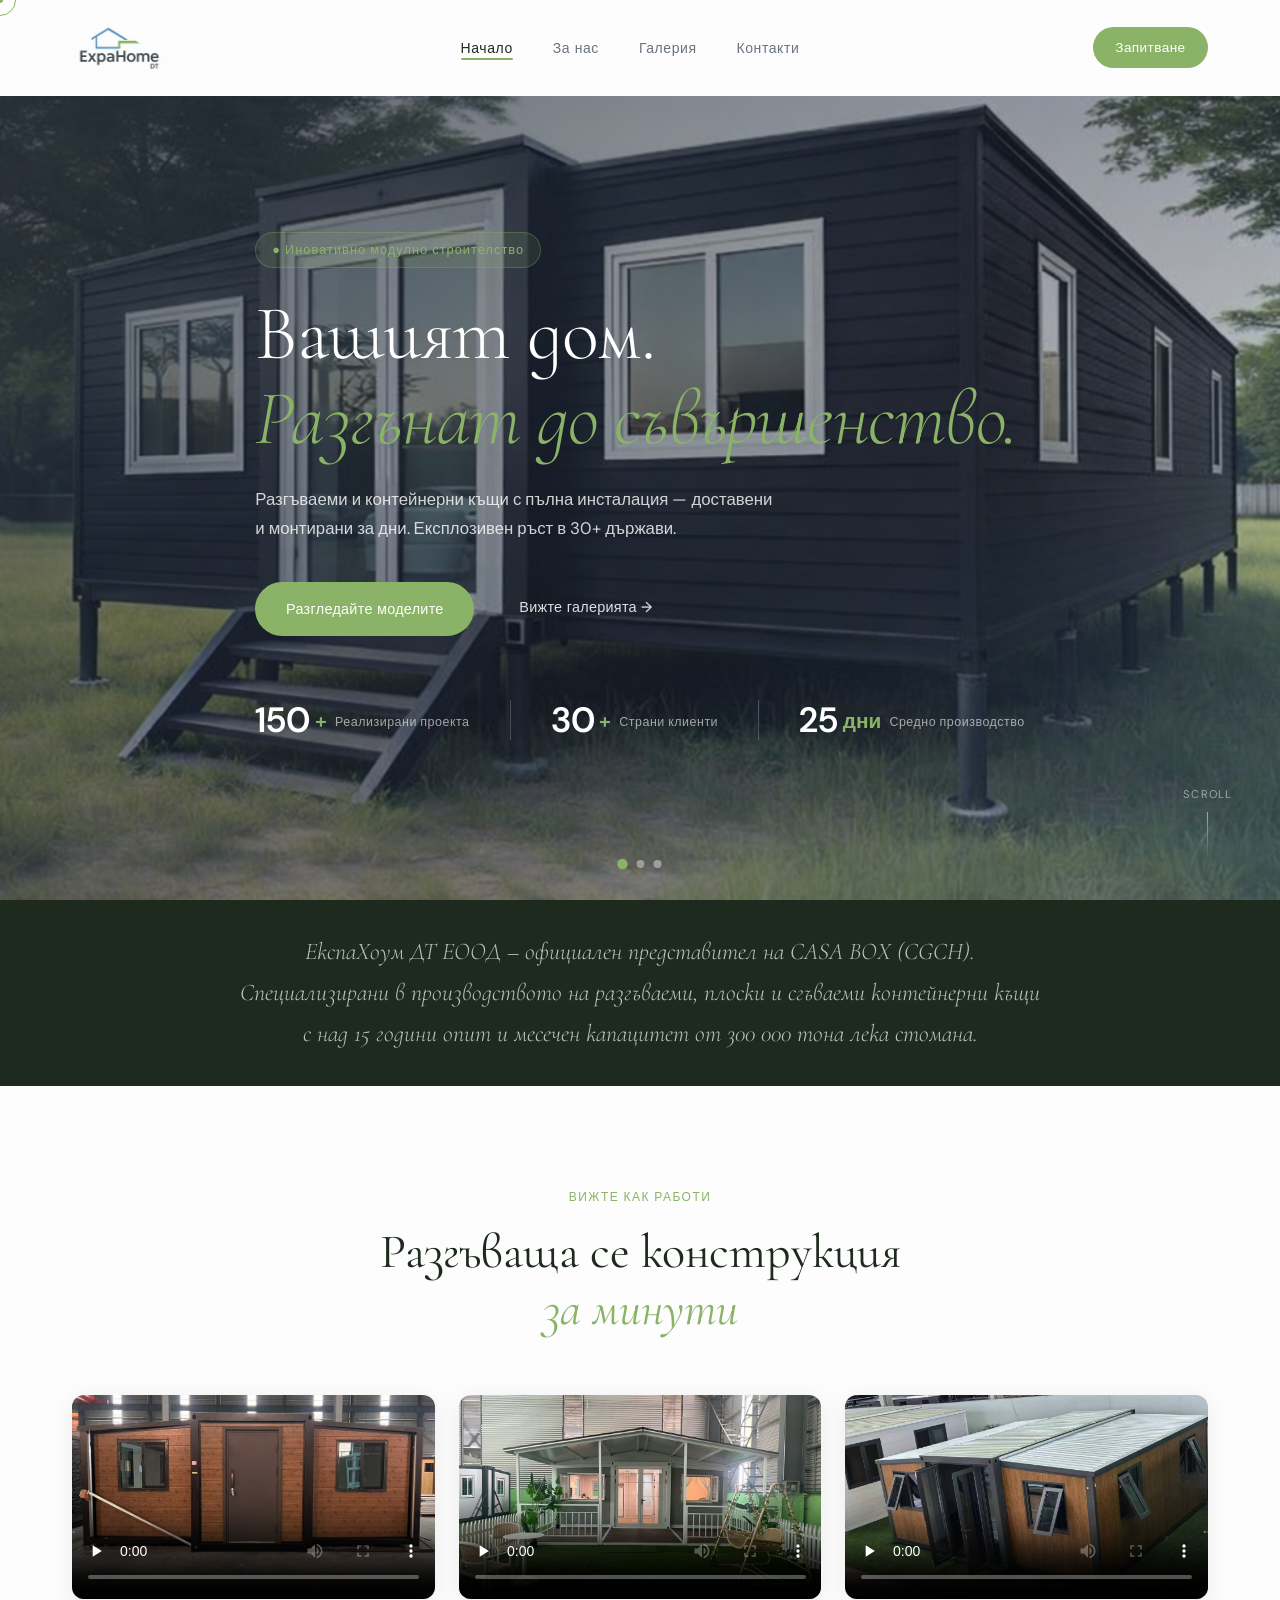
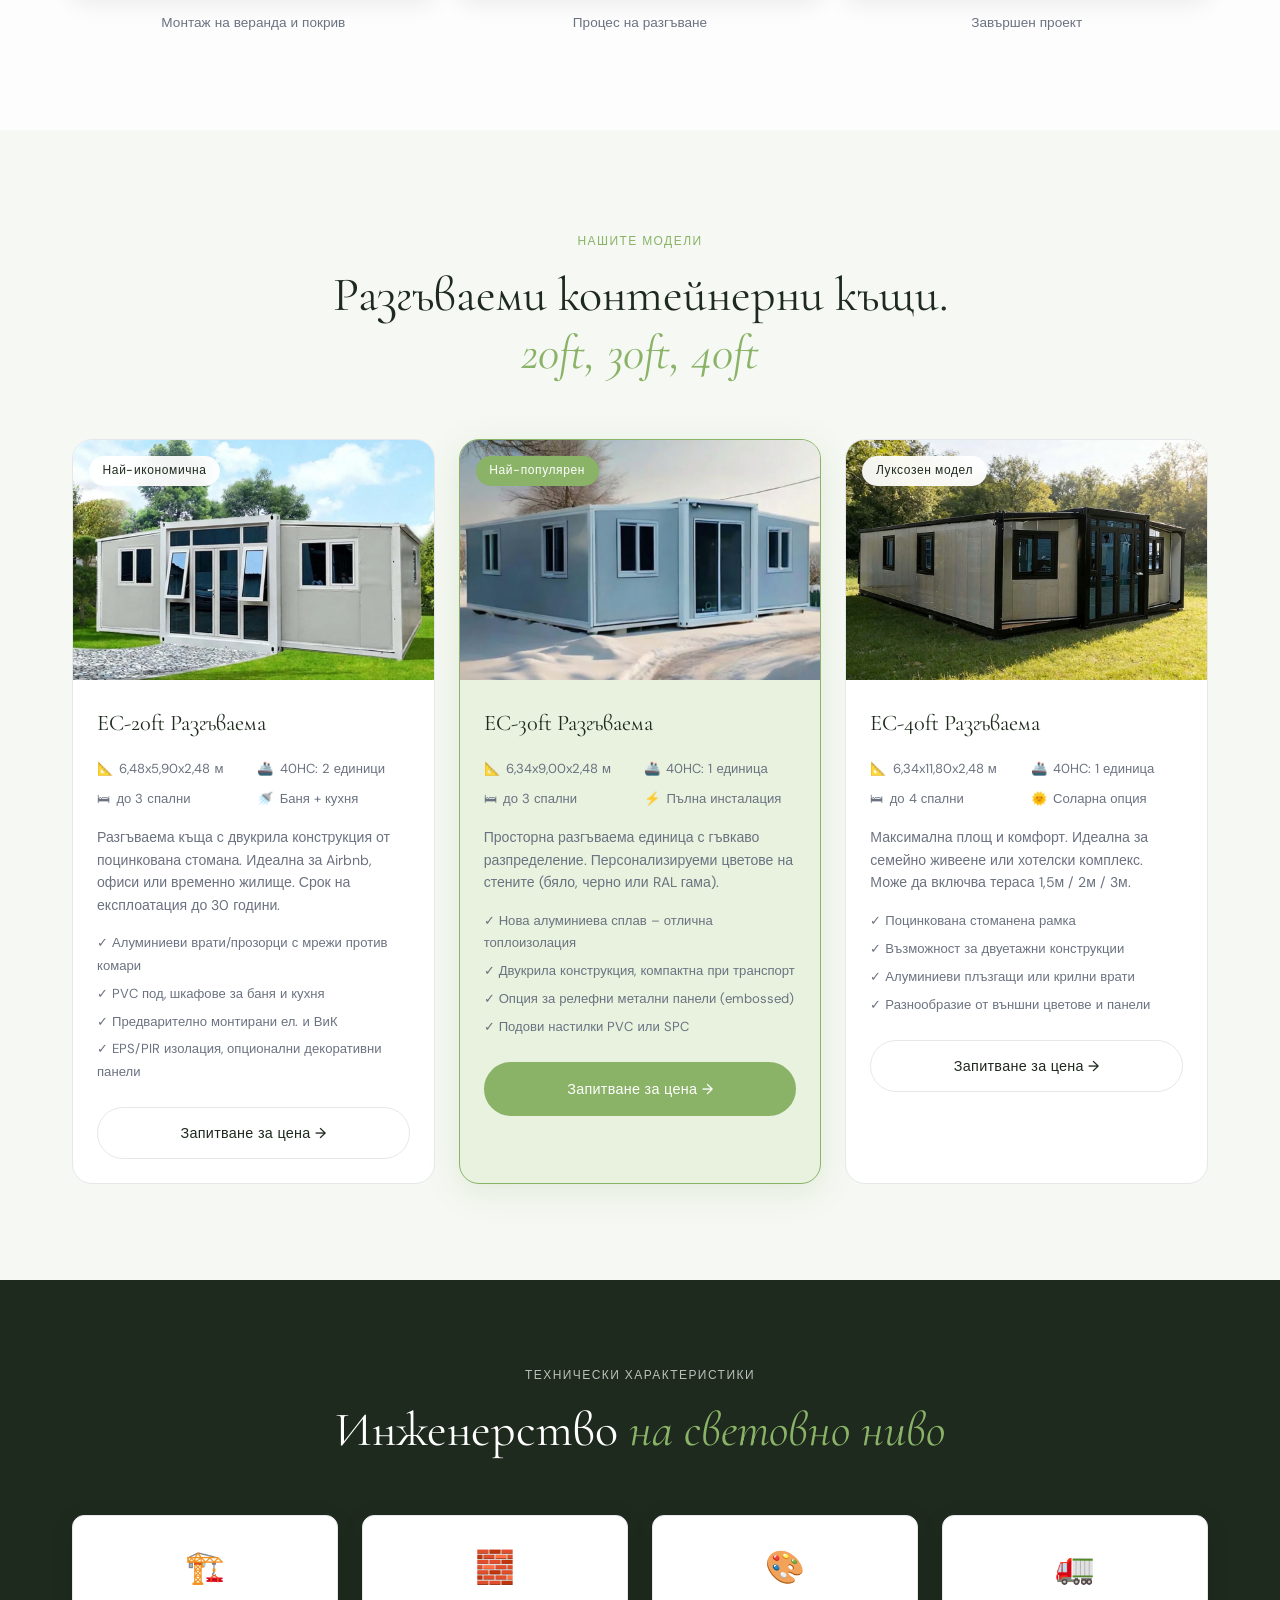
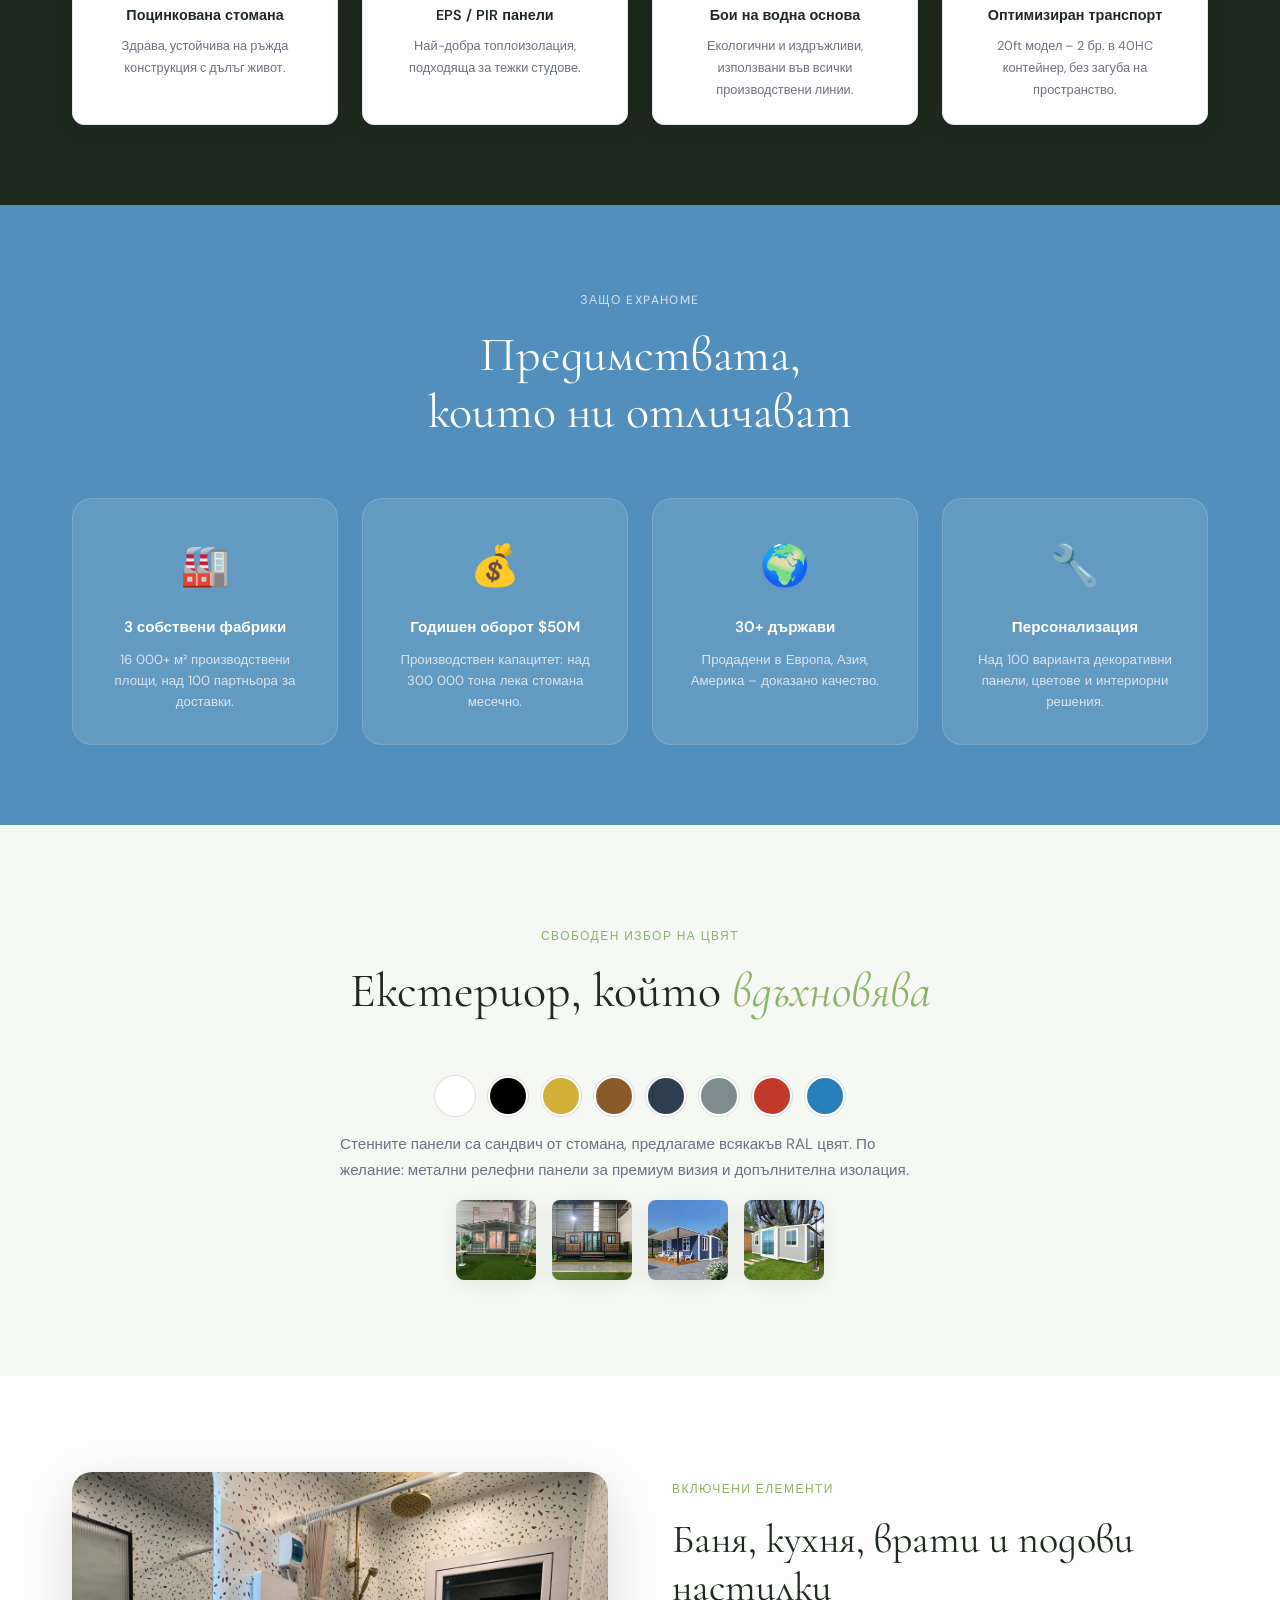
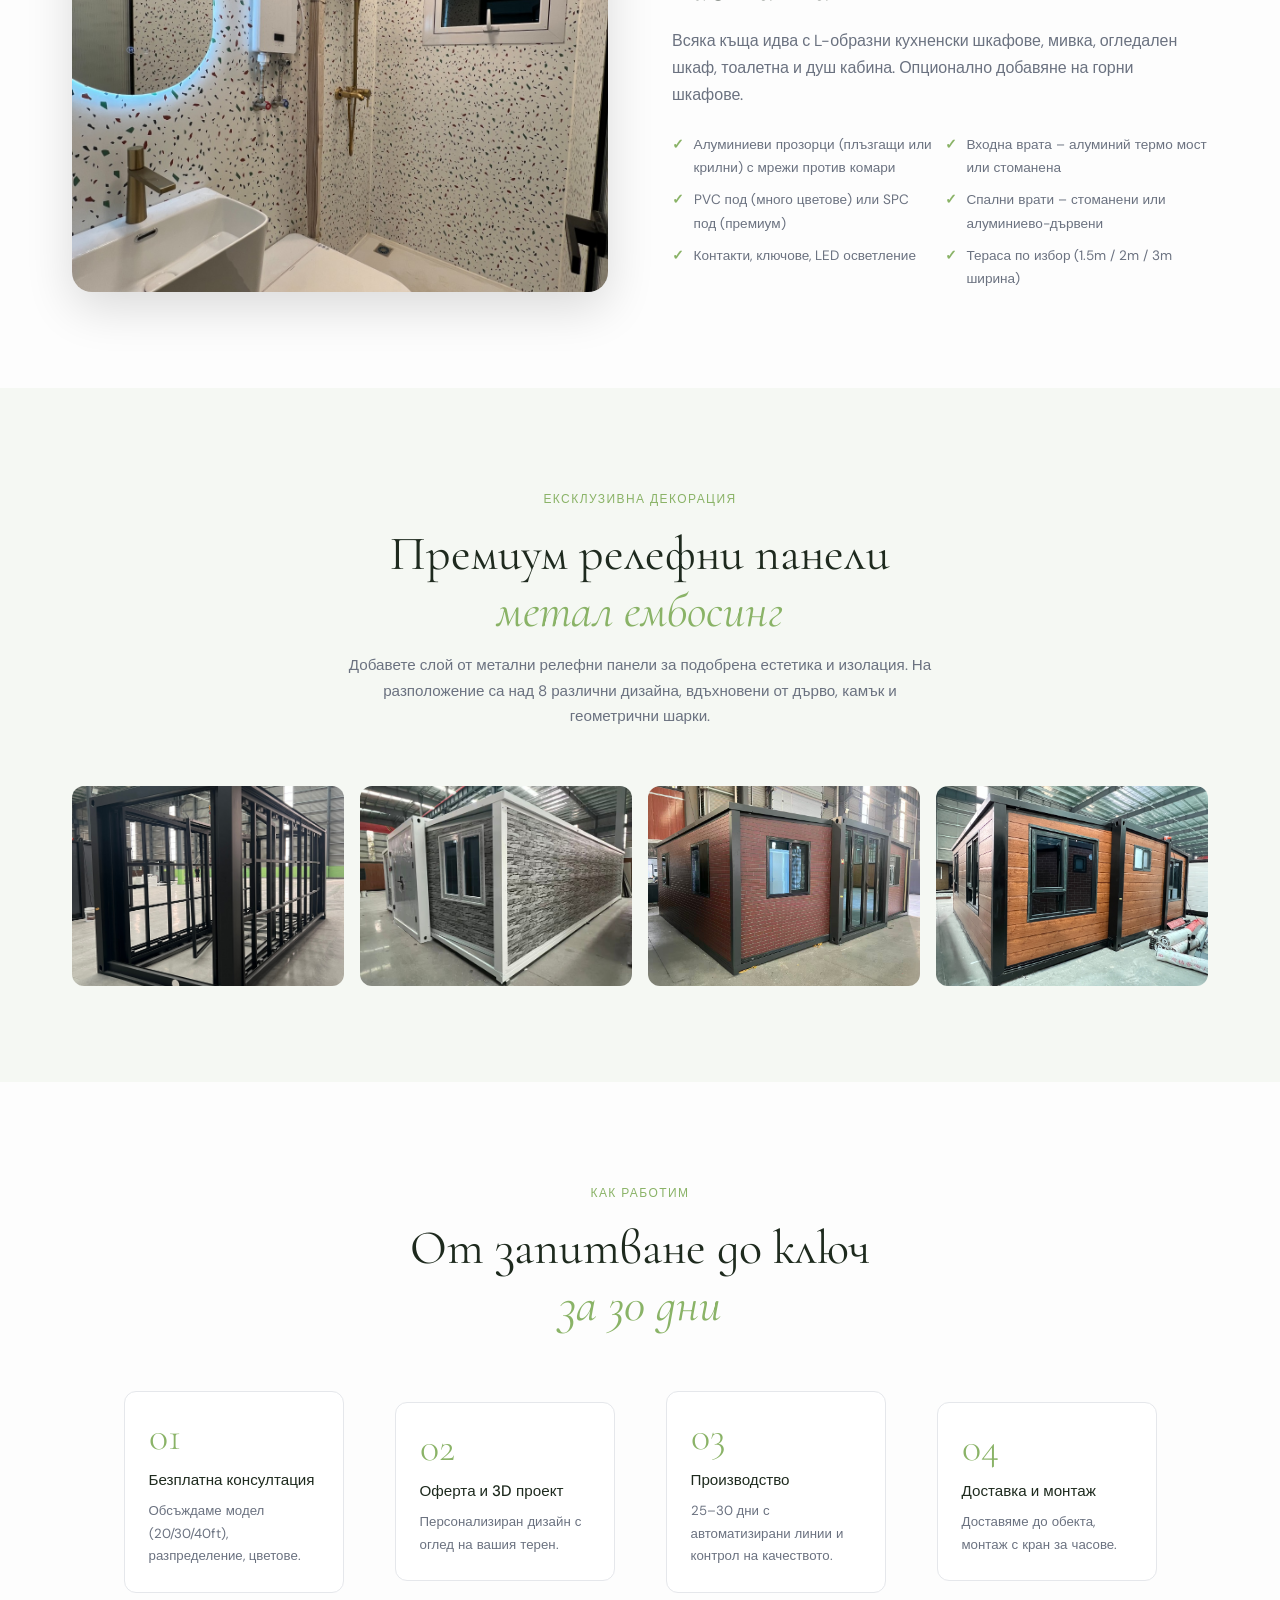
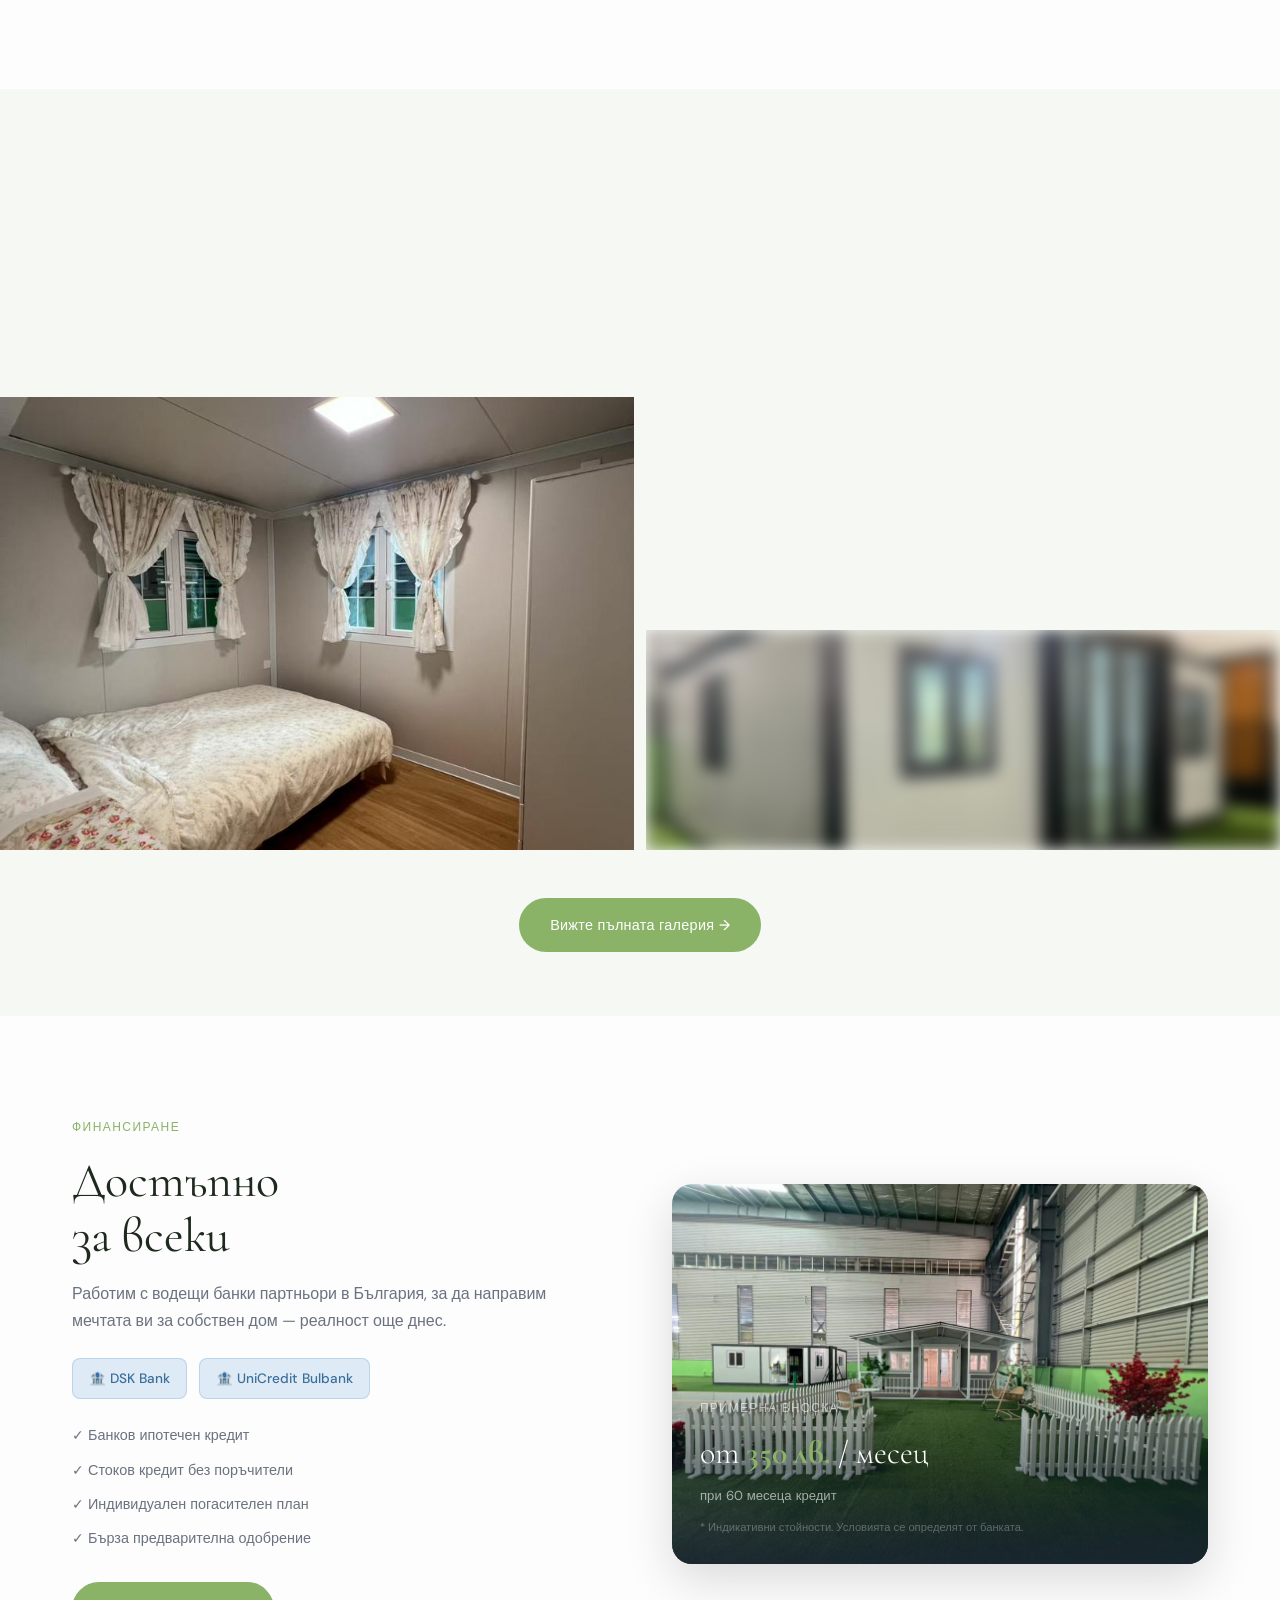
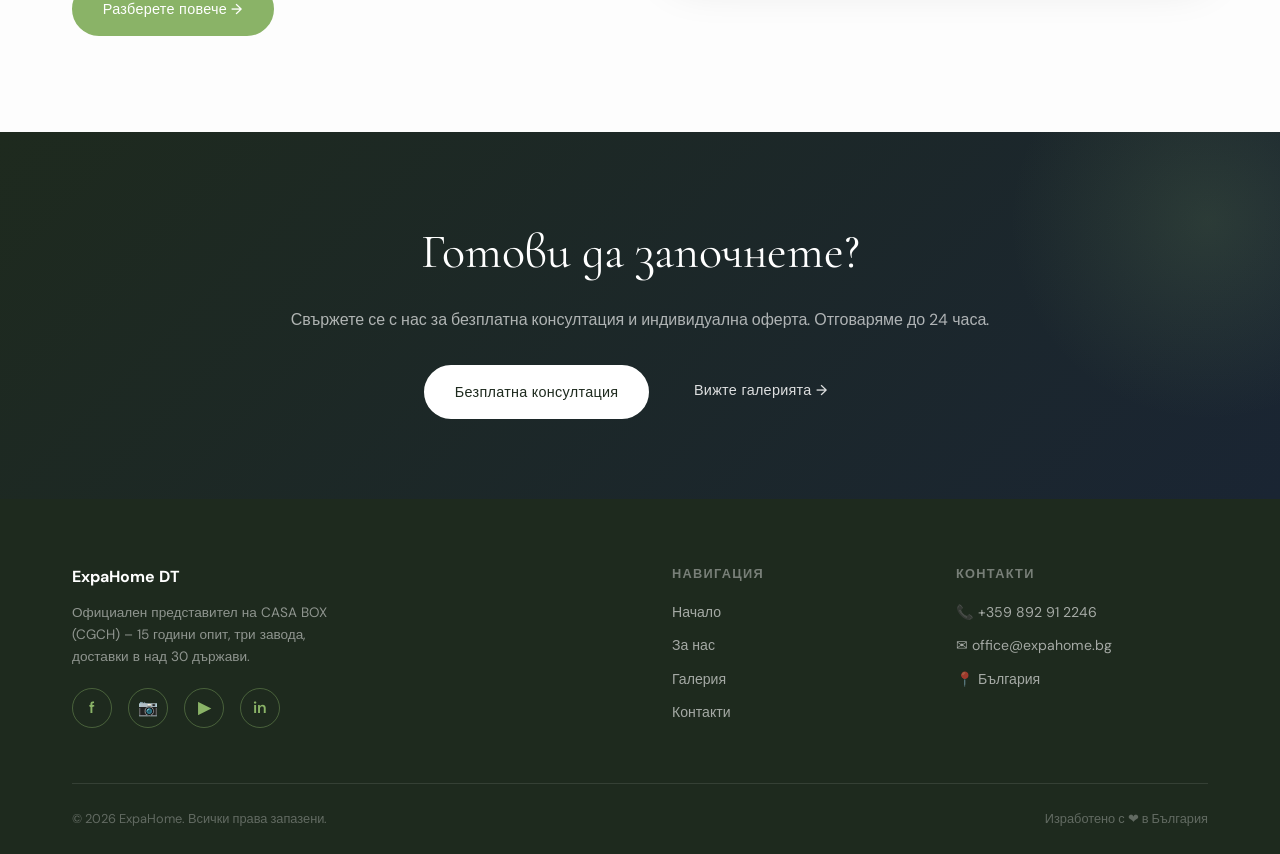
<file: index.html>
<!DOCTYPE html>
<html lang="bg">

<head>
    <meta charset="UTF-8">
    <meta name="viewport" content="width=device-width, initial-scale=1.0">
    <link rel="icon" type="image/x-icon" href="/images/logo.ico">
    <title>Контейнерни и Разгъваеми Къщи | ExpaHome България</title>

    <!-- SEO -->
    <meta name="description"
        content="ExpaHome — официален представител на CASA BOX. Разгъваеми и контейнерни къщи 20ft, 30ft, 40ft. Доставка и монтаж за дни. 150+ реализирани проекта в 30+ страни.">
    <meta name="robots" content="index, follow">
    <link rel="canonical" href="https://expahome.bg/">

    <!-- Open Graph -->
    <meta property="og:type" content="website">
    <meta property="og:url" content="https://expahome.bg/">
    <meta property="og:title" content="Контейнерни и Разгъваеми Къщи | ExpaHome България">
    <meta property="og:description"
        content="Официален представител на CASA BOX. Разгъваеми и контейнерни къщи 20ft, 30ft, 40ft. Монтаж за дни. 150+ проекта в 30+ страни.">
    <meta property="og:image" content="https://expahome.bg/images/og-cover.jpg">
    <meta property="og:locale" content="bg_BG">
    <meta property="og:site_name" content="ExpaHome">

    <!-- hreflang -->
    <link rel="alternate" hreflang="bg" href="https://expahome.bg/">
    <link rel="alternate" hreflang="x-default" href="https://expahome.bg/">

    <link rel="preconnect" href="https://fonts.googleapis.com">
    <link
        href="https://fonts.googleapis.com/css2?family=Cormorant+Garamond:wght@300;400;600&family=DM+Sans:wght@300;400;500&display=swap"
        rel="stylesheet">
    <link rel="stylesheet" href="styles.css">
    <style>
        /* Additional inline styles for new elements */
        .tech-specs-grid {
            display: grid;
            grid-template-columns: repeat(4, 1fr);
            gap: 1.5rem;
            margin-top: 2rem;
        }

        .tech-card {
            background: var(--white);
            border-radius: var(--radius);
            padding: 1.5rem;
            text-align: center;
            box-shadow: var(--shadow);
            transition: transform var(--transition);
            border: 1px solid var(--light-gray);
        }

        .tech-card:hover {
            transform: translateY(-5px);
            border-color: var(--green);
        }

        .tech-card h4 {
            font-size: 0.9rem;
            margin: 0.5rem 0;
            color: var(--charcoal);
            font-weight: 600;
        }

        .tech-card p {
            font-size: 0.8rem;
            color: var(--mid-gray);
        }

        .tech-icon {
            font-size: 2rem;
        }

        .color-options {
            display: flex;
            flex-wrap: wrap;
            gap: 0.8rem;
            margin-top: 1rem;
            justify-content: center;
        }

        .color-swatch {
            width: 40px;
            height: 40px;
            border-radius: 50%;
            border: 2px solid #fff;
            box-shadow: 0 0 0 1px #ddd;
            cursor: default;
        }

        .decoration-showcase {
            display: flex;
            flex-wrap: wrap;
            gap: 1rem;
            justify-content: center;
            margin-top: 1rem;
        }

        .decoration-showcase img {
            width: 80px;
            height: 80px;
            object-fit: cover;
            border-radius: 8px;
            box-shadow: var(--shadow);
        }

        @media (max-width: 768px) {
            .tech-specs-grid {
                grid-template-columns: repeat(2, 1fr);
            }
        }

        @media (max-width: 480px) {
            .tech-specs-grid {
                grid-template-columns: 1fr;
            }
        }
    </style>
</head>

<body>

    <div class="cursor"></div>
    <div class="cursor-dot"></div>

    <header id="header">
        <nav class="nav container">
            <a href="index.html" class="logo">
                <img src="images/logo.jpg" alt="ExpaHome" class="logo-img">
            </a>
            <ul class="nav-links">
                <li><a href="index.html" class="nav-link active">Начало</a></li>
                <li><a href="about.html" class="nav-link">За нас</a></li>
                <li><a href="gallery.html" class="nav-link">Галерия</a></li>
                <li><a href="contact.html" class="nav-link">Контакти</a></li>
            </ul>
            <a href="contact.html" class="nav-cta">Запитване</a>
            <button class="hamburger" id="hamburger" aria-label="Меню">
                <span></span><span></span><span></span>
            </button>
        </nav>
        <div class="mobile-menu" id="mobileMenu">
            <ul>
                <li><a href="index.html">Начало</a></li>
                <li><a href="about.html">За нас</a></li>
                <li><a href="gallery.html">Галерия</a></li>
                <li><a href="contact.html">Контакти</a></li>
            </ul>
        </div>
    </header>

    <!-- HERO with slider -->
    <section class="hero">
        <div class="hero-slider" id="heroSlider">
            <div class="hero-slide active" style="background-image:url('images/LandingPage/1000024214.png')"></div>
            <div class="hero-slide" style="background-image:url('images/LandingPage/1000024218.png')"></div>
            <div class="hero-slide" style="background-image:url('images/LandingPage/1000024216.png')"></div>
        </div>
        <div class="hero-overlay"></div>
        <div class="hero-content container">
            <div class="hero-badge reveal">● Иновативно модулно строителство</div>
            <h1 class="hero-title reveal reveal-delay-1">Вашият дом.<br><em>Разгънат до съвършенство.</em></h1>
            <p class="hero-sub reveal reveal-delay-2">Разгъваеми и контейнерни къщи с пълна инсталация — доставени и
                монтирани за дни. Експлозивен ръст в 30+ държави.</p>
            <div class="hero-actions reveal reveal-delay-3">
                <a href="#products" class="btn btn-primary">Разгледайте моделите</a>
                <a href="gallery.html" class="btn btn-ghost-white">Вижте галерията →</a>
            </div>
            <div class="hero-stats reveal reveal-delay-4">
                <div class="stat">
                    <span class="stat-num" data-target="150">0</span><span>+</span>
                    <span class="stat-label">Реализирани проекта</span>
                </div>
                <div class="stat-divider"></div>
                <div class="stat">
                    <span class="stat-num" data-target="30">0</span><span>+</span>
                    <span class="stat-label">Страни клиенти</span>
                </div>
                <div class="stat-divider"></div>
                <div class="stat">
                    <span class="stat-num" data-target="25">0</span><span>дни</span>
                    <span class="stat-label">Средно производство</span>
                </div>
            </div>
        </div>
        <div class="hero-slider-dots" id="heroSliderDots">
            <button class="dot active" data-slide="0"></button>
            <button class="dot" data-slide="1"></button>
            <button class="dot" data-slide="2"></button>
        </div>
        <div class="hero-scroll-hint">
            <span>Scroll</span>
            <div class="scroll-line"></div>
        </div>
    </section>

    <!-- INTRO STRIP (updated with manufacturer info) -->
    <section class="intro-strip">
        <div class="container">
            <p class="strip-text reveal">ЕкспаХоум ДТ ЕООД – официален представител на CASA BOX (CGCH). Специализирани в
                производството на разгъваеми, плоски и сгъваеми контейнерни къщи с над 15 години опит и месечен
                капацитет от 300 000 тона лека стомана.</p>
        </div>
    </section>

    <!-- VIDEO SECTION -->
    <section class="video-section">
        <div class="container">
            <div class="section-header reveal">
                <span class="section-tag">Вижте как работи</span>
                <h2 class="section-title">Разгъваща се конструкция<br><em>за минути</em></h2>
            </div>
            <div class="video-grid">
                <div class="video-item reveal" data-delay="0">
                    <video controls poster="images/Exterior/1000023740.jpg" preload="none">
                        <source src="videos/1000023777.mp4" type="video/mp4">
                    </video>
                    <p class="video-label">Монтаж на веранда и покрив</p>
                </div>
                <div class="video-item reveal" data-delay="100">
                    <video controls poster="images/Exterior/1000023749.jpg" preload="none">
                        <source src="videos/c0bf5427-37ce-4501-b63a-11bc04cc4bc2.mp4" type="video/mp4">
                    </video>
                    <p class="video-label">Процес на разгъване</p>
                </div>
                <div class="video-item reveal" data-delay="200">
                    <video controls poster="images/Exterior/1000023764.jpg" preload="none">
                        <source src="videos/1000023785.mp4" type="video/mp4">
                    </video>
                    <p class="video-label">Завършен проект</p>
                </div>
            </div>
        </div>
    </section>

    <!-- PRODUCTS - expanded with detailed models from documents -->
    <section id="products" class="products">
        <div class="container">
            <div class="section-header reveal">
                <span class="section-tag">Нашите модели</span>
                <h2 class="section-title">Разгъваеми контейнерни къщи.<br><em>20ft, 30ft, 40ft</em></h2>
            </div>
            <div class="house-grid">
                <!-- EC-20ft -->
                <div class="house-card reveal" data-delay="0">
                    <div class="house-img-wrap">
                        <img src="images/LandingPage/1000024217.png"
                            alt="Разгъваема контейнерна къща EC-20ft — до 3 спални, 6.48×5.90м" loading="lazy">
                        <div class="house-tag">Най-икономична</div>
                    </div>
                    <div class="house-body">
                        <h3>EC-20ft Разгъваема</h3>
                        <div class="house-specs">
                            <div class="spec"><span class="spec-icon">📐</span><span>6,48x5,90x2,48 м</span></div>
                            <div class="spec"><span class="spec-icon">🚢</span><span>40HC: 2 единици</span></div>
                            <div class="spec"><span class="spec-icon">🛏</span><span>до 3 спални</span></div>
                            <div class="spec"><span class="spec-icon">🚿</span><span>Баня + кухня</span></div>
                        </div>
                        <p class="house-desc">Разгъваема къща с двукрила конструкция от поцинкована стомана. Идеална за
                            Airbnb, офиси или временно жилище. Срок на експлоатация до 30 години.</p>
                        <ul class="house-features">
                            <li>✓ Алуминиеви врати/прозорци с мрежи против комари</li>
                            <li>✓ PVC под, шкафове за баня и кухня</li>
                            <li>✓ Предварително монтирани ел. и ВиК</li>
                            <li>✓ EPS/PIR изолация, опционални декоративни панели</li>
                        </ul>
                        <a href="contact.html" class="btn btn-outline">Запитване за цена →</a>
                    </div>
                </div>

                <!-- EC-30ft -->
                <div class="house-card featured reveal" data-delay="100">
                    <div class="house-img-wrap">
                        <img src="images/LandingPage/1000024219.png"
                            alt="Разгъваема контейнерна къща EC-30ft — до 3 спални, най-популярен модел" loading="lazy">
                        <div class="house-tag popular">Най-популярен</div>
                    </div>
                    <div class="house-body">
                        <h3>EC-30ft Разгъваема</h3>
                        <div class="house-specs">
                            <div class="spec"><span class="spec-icon">📐</span><span>6,34x9,00x2,48 м</span></div>
                            <div class="spec"><span class="spec-icon">🚢</span><span>40HC: 1 единица</span></div>
                            <div class="spec"><span class="spec-icon">🛏</span><span>до 3 спални</span></div>
                            <div class="spec"><span class="spec-icon">⚡</span><span>Пълна инсталация</span></div>
                        </div>
                        <p class="house-desc">Просторна разгъваема единица с гъвкаво разпределение. Персонализируеми
                            цветове на стените (бяло, черно или RAL гама).</p>
                        <ul class="house-features">
                            <li>✓ Нова алуминиева сплав – отлична топлоизолация</li>
                            <li>✓ Двукрила конструкция, компактна при транспорт</li>
                            <li>✓ Опция за релефни метални панели (embossed)</li>
                            <li>✓ Подови настилки PVC или SPC</li>
                        </ul>
                        <a href="contact.html" class="btn btn-primary">Запитване за цена →</a>
                    </div>
                </div>

                <!-- EC-40ft -->
                <div class="house-card reveal" data-delay="200">
                    <div class="house-img-wrap">
                        <img src="images/LandingPage/1000024216.png"
                            alt="Разгъваема контейнерна къща EC-40ft — до 4 спални, луксозен модел" loading="lazy">
                        <div class="house-tag">Луксозен модел</div>
                    </div>
                    <div class="house-body">
                        <h3>EC-40ft Разгъваема</h3>
                        <div class="house-specs">
                            <div class="spec"><span class="spec-icon">📐</span><span>6,34x11,80x2,48 м</span></div>
                            <div class="spec"><span class="spec-icon">🚢</span><span>40HC: 1 единица</span></div>
                            <div class="spec"><span class="spec-icon">🛏</span><span>до 4 спални</span></div>
                            <div class="spec"><span class="spec-icon">🌞</span><span>Соларна опция</span></div>
                        </div>
                        <p class="house-desc">Максимална площ и комфорт. Идеална за семейно живеене или хотелски
                            комплекс. Може да включва тераса 1,5м / 2м / 3м.</p>
                        <ul class="house-features">
                            <li>✓ Поцинкована стоманена рамка</li>
                            <li>✓ Възможност за двуетажни конструкции</li>
                            <li>✓ Алуминиеви плъзгащи или крилни врати</li>
                            <li>✓ Разнообразие от външни цветове и панели</li>
                        </ul>
                        <a href="contact.html" class="btn btn-outline">Запитване за цена →</a>
                    </div>
                </div>
            </div>
        </div>
    </section>

    <!-- TECHNICAL SPECIFICATIONS SECTION (new, from documents) -->
    <section class="features-strip" style="background: var(--charcoal);">
        <div class="container">
            <div class="section-header reveal">
                <span class="section-tag">Технически характеристики</span>
                <h2 class="section-title">Инженерство <em>на световно ниво</em></h2>
            </div>
            <div class="tech-specs-grid">
                <div class="tech-card reveal">
                    <div class="tech-icon">🏗️</div>
                    <h4>Поцинкована стомана</h4>
                    <p>Здрава, устойчива на ръжда конструкция с дълъг живот.</p>
                </div>
                <div class="tech-card reveal">
                    <div class="tech-icon">🧱</div>
                    <h4>EPS / PIR панели</h4>
                    <p>Най-добра топлоизолация, подходяща за тежки студове.</p>
                </div>
                <div class="tech-card reveal">
                    <div class="tech-icon">🎨</div>
                    <h4>Бои на водна основа</h4>
                    <p>Екологични и издръжливи, използвани във всички производствени линии.</p>
                </div>
                <div class="tech-card reveal">
                    <div class="tech-icon">🚛</div>
                    <h4>Оптимизиран транспорт</h4>
                    <p>20ft модел – 2 бр. в 40HC контейнер, без загуба на пространство.</p>
                </div>
            </div>
        </div>
    </section>

    <!-- WHY CHOOSE US (enriched) -->
    <section class="features-strip" style="background: var(--blue);">
        <div class="container">
            <div class="section-header reveal">
                <span class="section-tag">Защо ExpaHome</span>
                <h2 class="section-title">Предимствата,<br>които ни отличават</h2>
            </div>
            <div class="features-grid">
                <div class="feature-item reveal" data-delay="0">
                    <div class="feature-icon">🏭</div>
                    <h4>3 собствени фабрики</h4>
                    <p>16 000+ м² производствени площи, над 100 партньора за доставки.</p>
                </div>
                <div class="feature-item reveal" data-delay="80">
                    <div class="feature-icon">💰</div>
                    <h4>Годишен оборот $50M</h4>
                    <p>Производствен капацитет: над 300 000 тона лека стомана месечно.</p>
                </div>
                <div class="feature-item reveal" data-delay="160">
                    <div class="feature-icon">🌍</div>
                    <h4>30+ държави</h4>
                    <p>Продадени в Европа, Азия, Америка – доказано качество.</p>
                </div>
                <div class="feature-item reveal" data-delay="240">
                    <div class="feature-icon">🔧</div>
                    <h4>Персонализация</h4>
                    <p>Над 100 варианта декоративни панели, цветове и интериорни решения.</p>
                </div>
            </div>
        </div>
    </section>

    <!-- EXTERIOR COLOR & DECORATION SHOWCASE (from documents) -->
    <section class="materials" style="background: #f5f8f3;">
        <div class="container">
            <div class="section-header reveal">
                <span class="section-tag">Свободен избор на цвят</span>
                <h2 class="section-title">Екстериор, който <em>вдъхновява</em></h2>
            </div>
            <div class="color-options">
                <div class="color-swatch" style="background: #ffffff;"></div>
                <div class="color-swatch" style="background: #000000;"></div>
                <div class="color-swatch" style="background: #d4af37;"></div>
                <div class="color-swatch" style="background: #8b5a2b;"></div>
                <div class="color-swatch" style="background: #2c3e50;"></div>
                <div class="color-swatch" style="background: #7f8c8d;"></div>
                <div class="color-swatch" style="background: #c0392b;"></div>
                <div class="color-swatch" style="background: #2980b9;"></div>
            </div>
            <p class="section-sub" style="margin-top: 1rem;">Стенните панели са сандвич от стомана, предлагаме всякакъв
                RAL цвят. По желание: метални релефни панели за премиум визия и допълнителна изолация.</p>
            <div class="decoration-showcase">
                <img src="images/Exterior/1000023749.jpg"
                    alt="Разгъваема контейнерна къща с дървесна облицовка — дизайн опция">
                <img src="images/Exterior/1000023779.jpg"
                    alt="Разгъваема 40ft с широка тераса — дървесен дизайн ExpaHome">
                <img src="images/Exterior/wmremove-transformed.png"
                    alt="Контейнерна къща с премиум екстериор — RAL цвят по избор">
                <img src="images/Exterior/wmremove-transformed (1).png"
                    alt="Модулна разгъваема къща с декоративен метален панел">
            </div>
        </div>
    </section>

    <!-- INTERIOR & WINDOWS/DOORS DETAILS -->
    <section class="included-section">
        <div class="container">
            <div class="included-inner">
                <div class="included-img reveal">
                    <img src="images/Interior/IMG-20260326-WA0006.jpg" alt="Интериор на разгъваема къща">
                </div>
                <div class="included-text reveal reveal-delay-1">
                    <span class="section-tag">Включени елементи</span>
                    <h2>Баня, кухня, врати и подови настилки</h2>
                    <p>Всяка къща идва с L-образни кухненски шкафове, мивка, огледален шкаф, тоалетна и душ кабина.
                        Опционално добавяне на горни шкафове.</p>
                    <div class="included-list">
                        <div class="inc-item"><span class="inc-check">✓</span> Алуминиеви прозорци (плъзгащи или крилни)
                            с мрежи против комари</div>
                        <div class="inc-item"><span class="inc-check">✓</span> Входна врата – алуминий термо мост или
                            стоманена</div>
                        <div class="inc-item"><span class="inc-check">✓</span> PVC под (много цветове) или SPC под
                            (премиум)</div>
                        <div class="inc-item"><span class="inc-check">✓</span> Спални врати – стоманени или
                            алуминиево-дървени</div>
                        <div class="inc-item"><span class="inc-check">✓</span> Контакти, ключове, LED осветление</div>
                        <div class="inc-item"><span class="inc-check">✓</span> Тераса по избор (1.5m / 2m / 3m ширина)
                        </div>
                    </div>
                </div>
            </div>
        </div>
    </section>

    <!-- ADVANCED EXTERIOR WALL DECORATION (summarized from doc) -->
    <section class="factory-section" style="background: #f5f8f3;">
        <div class="container">
            <div class="section-header reveal">
                <span class="section-tag">Ексклузивна декорация</span>
                <h2 class="section-title">Премиум релефни панели<br><em>метал ембосинг</em></h2>
                <p class="section-sub">Добавете слой от метални релефни панели за подобрена естетика и изолация. На
                    разположение са над 8 различни дизайна, вдъхновени от дърво, камък и геометрични шарки.</p>
            </div>
            <div class="factory-grid">
                <div class="factory-img reveal"><img src="images/Proizvodstveno/1000023774.jpg" alt="Релефен панел 1">
                </div>
                <div class="factory-img reveal"><img src="images/Exterior/1000023765.jpg" alt="Релефен панел 2"></div>
                <div class="factory-img reveal"><img src="images/Exterior/FB_IMG_1776592500681.jpg"
                        alt="Релефен панел 3"></div>
                <div class="factory-img reveal"><img src="images/Exterior/IMG-20260318-WA0004.jpg"
                        alt="Релефен панел 4">
                </div>
            </div>
        </div>
    </section>

    <!-- PROCESS (updated with timeline) -->
    <section class="process">
        <div class="container">
            <div class="section-header reveal">
                <span class="section-tag">Как работим</span>
                <h2 class="section-title">От запитване до ключ<br><em>за 30 дни</em></h2>
            </div>
            <div class="process-steps">
                <div class="process-step reveal">
                    <div class="step-num">01</div>
                    <div class="step-body">
                        <h4>Безплатна консултация</h4>
                        <p>Обсъждаме модел (20/30/40ft), разпределение, цветове.</p>
                    </div>
                </div>
                <div class="process-arrow reveal">→</div>
                <div class="process-step reveal">
                    <div class="step-num">02</div>
                    <div class="step-body">
                        <h4>Оферта и 3D проект</h4>
                        <p>Персонализиран дизайн с оглед на вашия терен.</p>
                    </div>
                </div>
                <div class="process-arrow reveal">→</div>
                <div class="process-step reveal">
                    <div class="step-num">03</div>
                    <div class="step-body">
                        <h4>Производство</h4>
                        <p>25–30 дни с автоматизирани линии и контрол на качеството.</p>
                    </div>
                </div>
                <div class="process-arrow reveal">→</div>
                <div class="process-step reveal">
                    <div class="step-num">04</div>
                    <div class="step-body">
                        <h4>Доставка и монтаж</h4>
                        <p>Доставяме до обекта, монтаж с кран за часове.</p>
                    </div>
                </div>
            </div>
        </div>
    </section>

    <!-- GALLERY PREVIEW (unchanged but present) -->
    <section class="gallery-preview">
        <div class="container">
            <div class="section-header reveal">
                <span class="section-tag">Реализирани проекти</span>
                <h2 class="section-title">Вижте нашите<br><em>завършени проекти</em></h2>
            </div>
        </div>
        <div class="preview-grid">
            <div class="preview-item tall reveal" data-delay="0"><img src="images/Interior/1000023747.jpg"
                    alt="Жилищен проект">
                <div class="preview-overlay"><span>Жилищен проект</span></div>
            </div>
            <div class="preview-item reveal" data-delay="80"><img src="images/Interior/1000023748.jpg"
                    alt="Хотелски проект">
                <div class="preview-overlay"><span>Хотелски проект</span></div>
            </div>
            <div class="preview-item reveal" data-delay="160"><img src="images/Exterior/1000023749.jpg"
                    alt="Офис обект">
                <div class="preview-overlay"><span>Офис обект</span></div>
            </div>
            <div class="preview-item wide reveal" data-delay="240"><img src="images/Exterior/1000023766.jpg"
                    alt="Ваканционна вила">
                <div class="preview-overlay"><span>Ваканционна вила</span></div>
            </div>
        </div>
        <div class="preview-cta reveal">
            <a href="gallery.html" class="btn btn-primary">Вижте пълната галерия →</a>
        </div>
    </section>

    <!-- FINANCING -->
    <section class="financing">
        <div class="container">
            <div class="financing-inner reveal">
                <div class="financing-text">
                    <span class="section-tag">Финансиране</span>
                    <h2>Достъпно<br>за всеки</h2>
                    <p>Работим с водещи банки партньори в България, за да направим мечтата ви за собствен дом — реалност
                        още днес.</p>
                    <div class="bank-partners">
                        <div class="bank-badge">🏦 DSK Bank</div>
                        <div class="bank-badge">🏦 UniCredit Bulbank</div>
                    </div>
                    <ul class="financing-list">
                        <li>✓ Банков ипотечен кредит</li>
                        <li>✓ Стоков кредит без поръчители</li>
                        <li>✓ Индивидуален погасителен план</li>
                        <li>✓ Бърза предварителна одобрение</li>
                    </ul>
                    <a href="contact.html" class="btn btn-primary">Разберете повече →</a>
                </div>
                <div class="financing-visual">
                    <div class="financing-img-wrap">
                        <img src="images/Exterior/1000023750.jpg" alt="Финансиране на модулна къща">
                        <div class="financing-card-overlay">
                            <div class="fc-label">Примерна вноска</div>
                            <div class="fc-amount">от <strong>350 лв.</strong> / месец</div>
                            <div class="fc-note">при 60 месеца кредит</div>
                            <div class="fc-disclaimer">* Индикативни стойности. Условията се определят от банката.</div>
                        </div>
                    </div>
                </div>
            </div>
        </div>
    </section>

    <!-- CTA BANNER -->
    <section class="cta-banner">
        <div class="container">
            <div class="cta-inner reveal">
                <h2>Готови да започнете?</h2>
                <p>Свържете се с нас за безплатна консултация и индивидуална оферта. Отговаряме до 24 часа.</p>
                <div class="cta-actions">
                    <a href="contact.html" class="btn btn-white">Безплатна консултация</a>
                    <a href="gallery.html" class="btn btn-ghost-white">Вижте галерията →</a>
                </div>
            </div>
        </div>
    </section>

    <footer class="footer">
        <div class="container">
            <div class="footer-top">
                <div class="footer-brand">
                    <a href="index.html"><strong>ExpaHome DT</strong></a>
                    <p>Официален представител на CASA BOX (CGCH) – 15 години опит, три завода, доставки в над 30
                        държави.</p>
                    <div class="footer-socials">
                        <a href="https://www.facebook.com/profile.php?id=61585640309355" target="_blank"
                            class="social-icon">f</a>
                        <a href="https://instagram.com/expahome" target="_blank" class="social-icon">📷</a>
                        <a href="https://youtube.com/@expahome" target="_blank" class="social-icon">▶</a>
                        <a href="https://linkedin.com/company/expahome" target="_blank" class="social-icon">in</a>
                    </div>
                </div>
                <div class="footer-links">
                    <div class="footer-col">
                        <h5>Навигация</h5>
                        <ul>
                            <li><a href="index.html">Начало</a></li>
                            <li><a href="about.html">За нас</a></li>
                            <li><a href="gallery.html">Галерия</a></li>
                            <li><a href="contact.html">Контакти</a></li>
                        </ul>
                    </div>
                    <div class="footer-col">
                        <h5>Контакти</h5>
                        <ul>
                            <li>📞 +359 892 91 2246</li>
                            <li>✉ office@expahome.bg</li>
                            <li>📍 България</li>
                        </ul>
                    </div>
                </div>
            </div>
            <div class="footer-bottom">
                <p>© 2026 ExpaHome. Всички права запазени.</p>
                <p>Изработено с ❤ в България</p>
            </div>
        </div>
    </footer>

    <script src="script.js"></script>

    <!-- Structured Data: LocalBusiness -->
    <script type="application/ld+json">
    {
      "@context": "https://schema.org",
      "@type": "LocalBusiness",
      "name": "ЕкспаХоум ДТ ЕООД",
      "alternateName": "ExpaHome",
      "description": "Официален представител на CASA BOX (CGCH). Производство и доставка на разгъваеми и контейнерни къщи 20ft, 30ft, 40ft.",
      "url": "https://expahome.bg",
      "logo": "https://expahome.bg/images/logo.jpg",
      "image": "https://expahome.bg/images/og-cover.jpg",
      "telephone": "+359882541800",
      "email": "office@expahome.bg",
      "address": {
        "@type": "PostalAddress",
        "addressCountry": "BG"
      },
      "sameAs": [
        "https://www.facebook.com/profile.php?id=61585640309355",
        "https://instagram.com/expahome",
        "https://youtube.com/@expahome",
        "https://linkedin.com/company/expahome"
      ]
    }
    </script>

    <!-- Structured Data: Products -->
    <script type="application/ld+json">
    {
      "@context": "https://schema.org",
      "@type": "ItemList",
      "name": "Разгъваеми Контейнерни Къщи ExpaHome",
      "itemListElement": [
        {
          "@type": "ListItem",
          "position": 1,
          "item": {
            "@type": "Product",
            "name": "Разгъваема контейнерна къща EC-20ft",
            "description": "Разгъваема контейнерна къща 6,48×5,90×2,48 м. До 3 спални, баня и кухня. Поцинкована стомана, EPS изолация. Срок на експлоатация до 30 години.",
            "brand": { "@type": "Brand", "name": "CASA BOX" },
            "offers": {
              "@type": "Offer",
              "priceCurrency": "BGN",
              "availability": "https://schema.org/InStock",
              "seller": { "@type": "Organization", "name": "ЕкспаХоум ДТ ЕООД" }
            }
          }
        },
        {
          "@type": "ListItem",
          "position": 2,
          "item": {
            "@type": "Product",
            "name": "Разгъваема контейнерна къща EC-30ft",
            "description": "Разгъваема контейнерна къща 6,34×9,00×2,48 м. До 3 спални, пълна инсталация. Най-популярен модел.",
            "brand": { "@type": "Brand", "name": "CASA BOX" },
            "offers": {
              "@type": "Offer",
              "priceCurrency": "BGN",
              "availability": "https://schema.org/InStock",
              "seller": { "@type": "Organization", "name": "ЕкспаХоум ДТ ЕООД" }
            }
          }
        },
        {
          "@type": "ListItem",
          "position": 3,
          "item": {
            "@type": "Product",
            "name": "Разгъваема контейнерна къща EC-40ft",
            "description": "Разгъваема контейнерна къща 6,34×11,80×2,48 м. До 4 спални, луксозен модел с опция за тераса и соларни панели.",
            "brand": { "@type": "Brand", "name": "CASA BOX" },
            "offers": {
              "@type": "Offer",
              "priceCurrency": "BGN",
              "availability": "https://schema.org/InStock",
              "seller": { "@type": "Organization", "name": "ЕкспаХоум ДТ ЕООД" }
            }
          }
        }
      ]
    }
    </script>
</body>

</html>
</file>
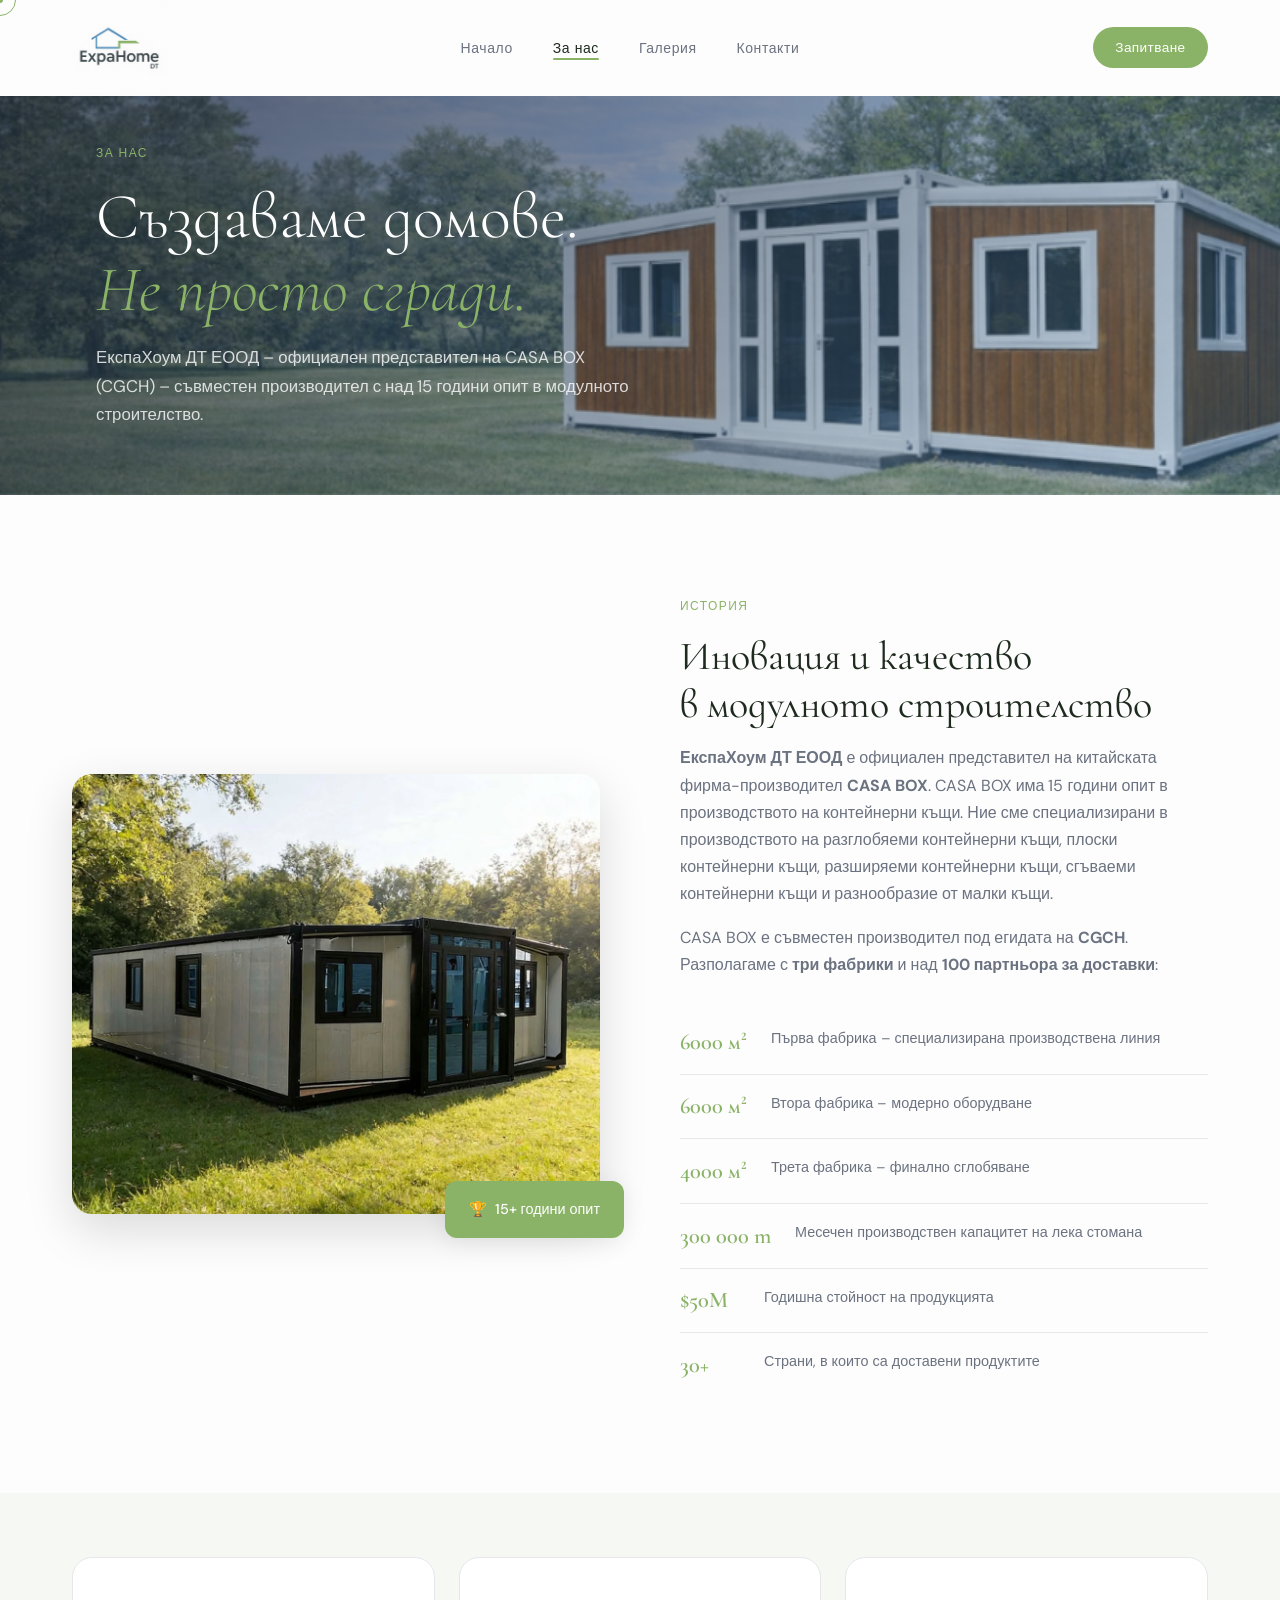
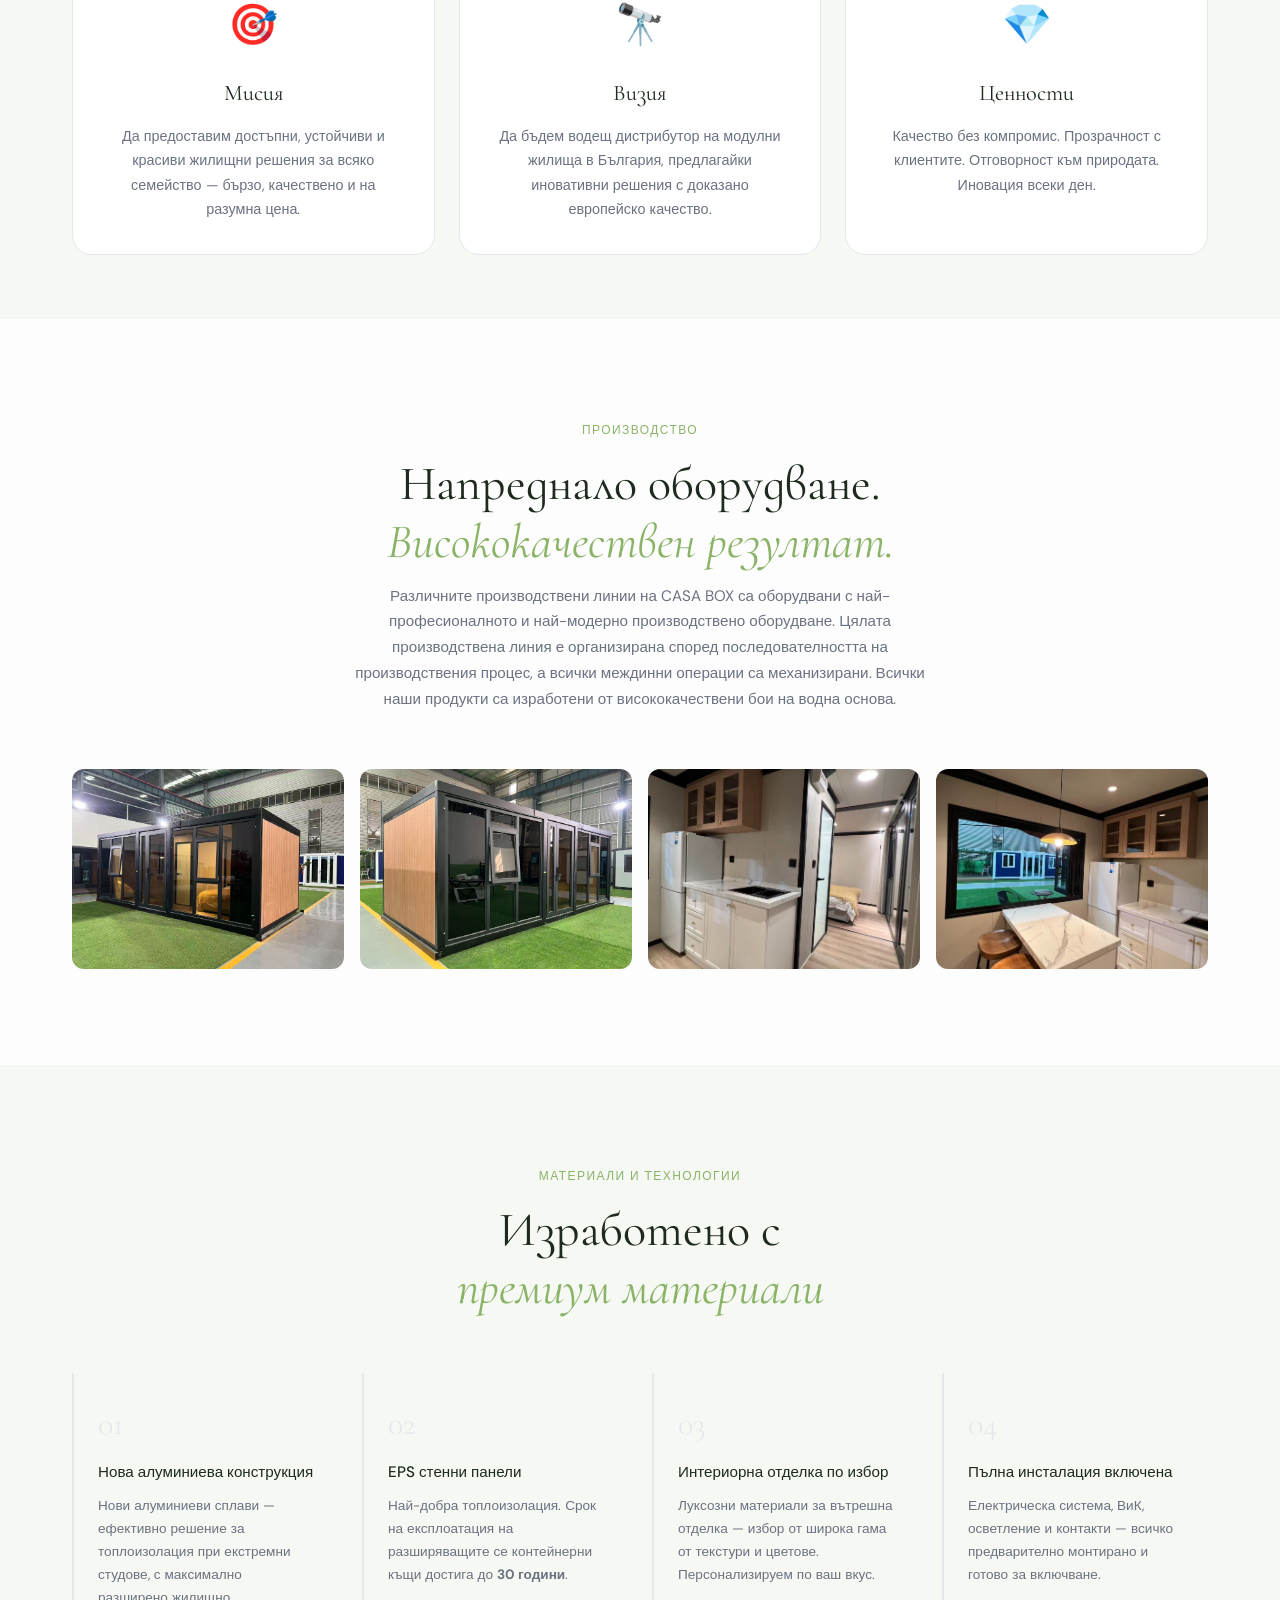
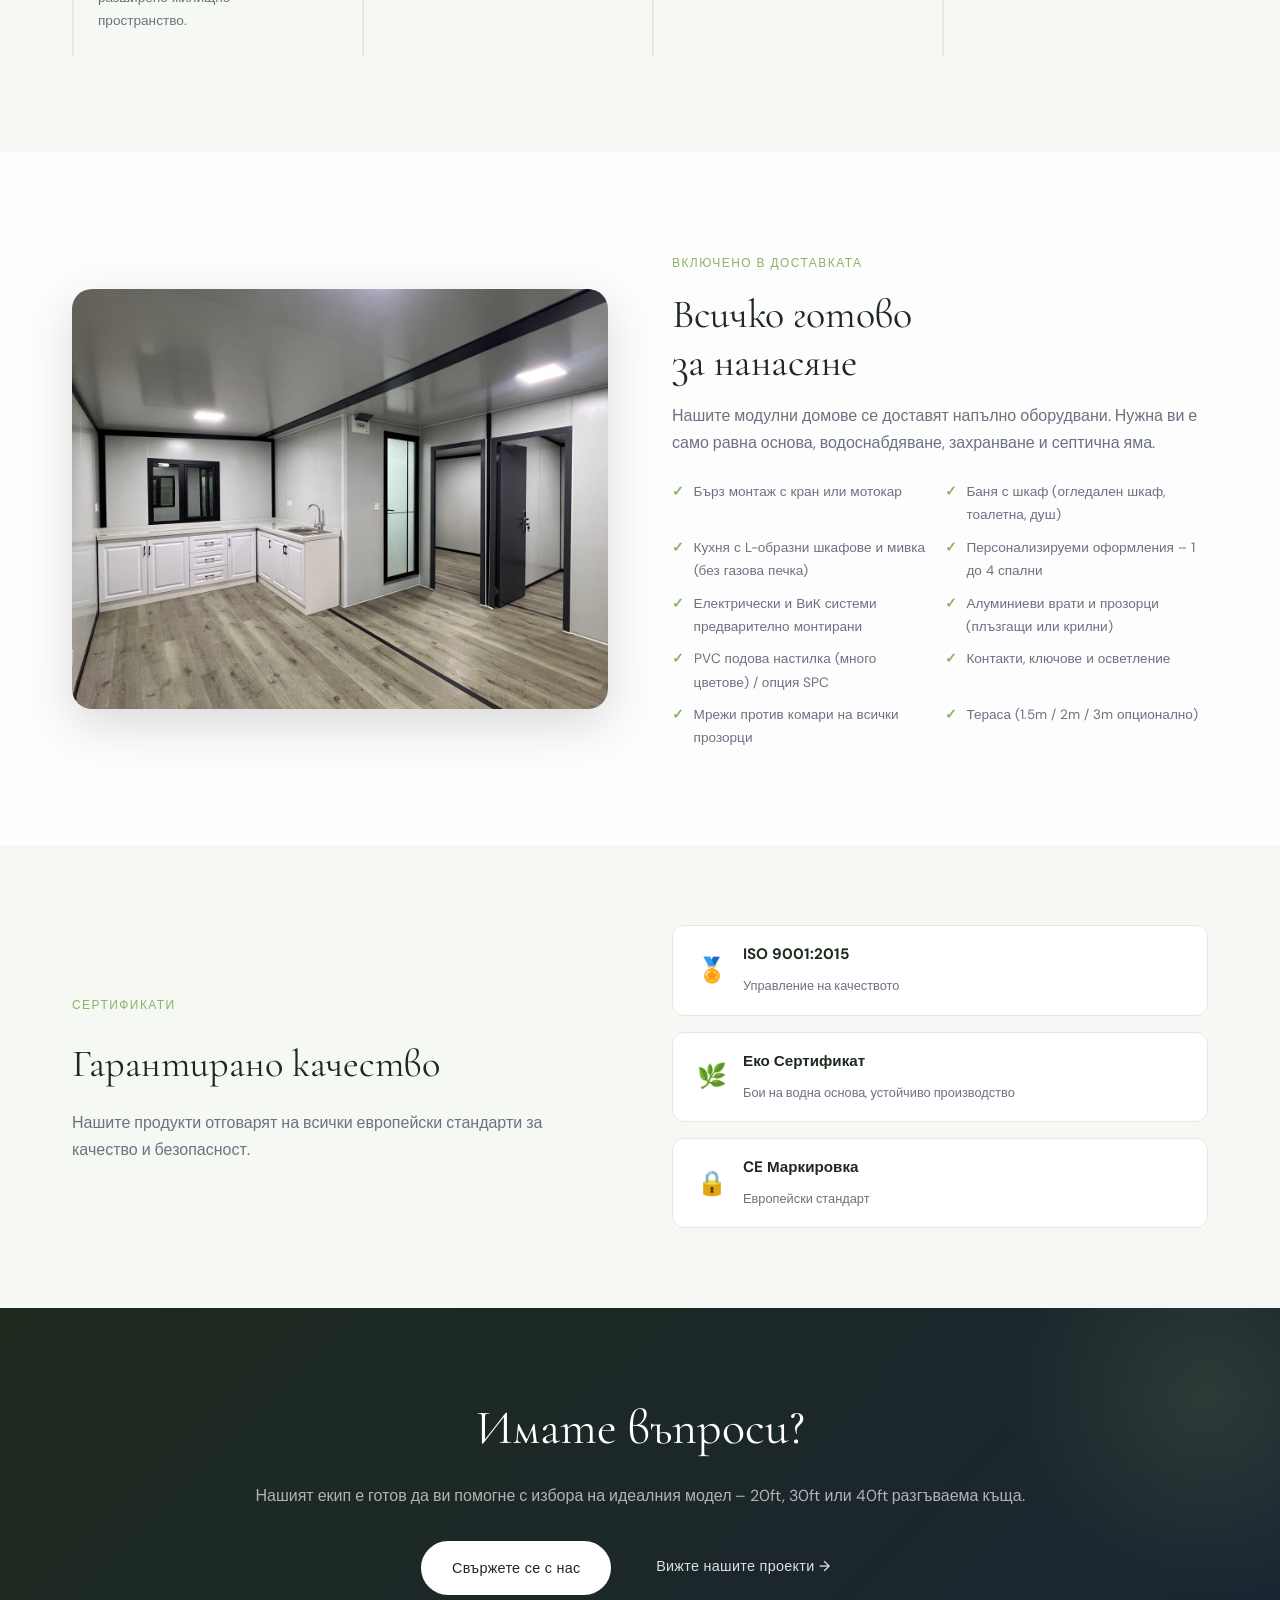
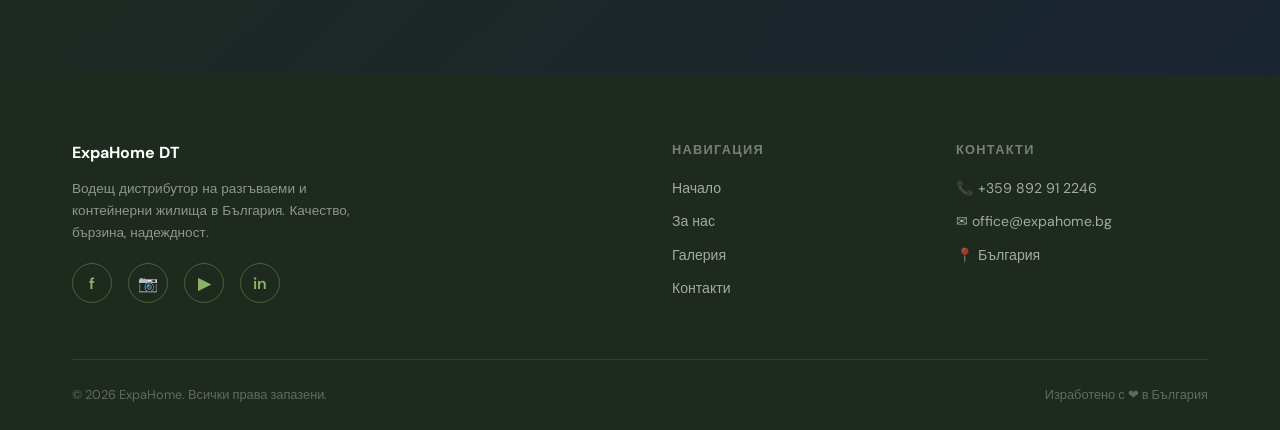
<file: about.html>
<!DOCTYPE html>
<html lang="bg">

<head>
    <meta charset="UTF-8">
    <meta name="viewport" content="width=device-width, initial-scale=1.0">
    <link rel="icon" type="image/x-icon" href="/images/logo.ico">
    <title>За Нас — ЕкспаХоум | Официален Представител CASA BOX</title>

    <!-- SEO -->
    <meta name="description"
        content="ЕкспаХоум ДТ ЕООД — официален представител на CGCH CASA BOX с 15+ години опит в модулното строителство. Три фабрики, 300 000 т стомана месечно, доставки в 30+ страни.">
    <meta name="robots" content="index, follow">
    <link rel="canonical" href="https://expahome.bg/about.html">

    <!-- Open Graph -->
    <meta property="og:type" content="website">
    <meta property="og:url" content="https://expahome.bg/about.html">
    <meta property="og:title" content="За Нас — ЕкспаХоум | Официален Представител CASA BOX">
    <meta property="og:description"
        content="ЕкспаХоум ДТ ЕООД — официален представител на CGCH CASA BOX с 15+ години опит. Три фабрики, ISO 9001, CE сертификат.">
    <meta property="og:image" content="https://expahome.bg/images/og-cover.jpg">
    <meta property="og:locale" content="bg_BG">
    <meta property="og:site_name" content="ExpaHome">

    <!-- hreflang -->
    <link rel="alternate" hreflang="bg" href="https://expahome.bg/about.html">
    <link rel="alternate" hreflang="x-default" href="https://expahome.bg/about.html">

    <link rel="preconnect" href="https://fonts.googleapis.com">
    <link
        href="https://fonts.googleapis.com/css2?family=Cormorant+Garamond:wght@300;400;600&family=DM+Sans:wght@300;400;500&display=swap"
        rel="stylesheet">
    <link rel="stylesheet" href="styles.css">
</head>

<body>

    <div class="cursor"></div>
    <div class="cursor-dot"></div>

    <header id="header">
        <nav class="nav container">
            <a href="index.html" class="logo">
                <img src="images/logo.jpg" alt="ExpaHome" class="logo-img">
            </a>
            <ul class="nav-links">
                <li><a href="index.html" class="nav-link">Начало</a></li>
                <li><a href="about.html" class="nav-link active">За нас</a></li>
                <li><a href="gallery.html" class="nav-link">Галерия</a></li>
                <li><a href="contact.html" class="nav-link">Контакти</a></li>
            </ul>
            <a href="contact.html" class="nav-cta">Запитване</a>
            <button class="hamburger" id="hamburger" aria-label="Меню">
                <span></span><span></span><span></span>
            </button>
        </nav>
        <div class="mobile-menu" id="mobileMenu">
            <ul>
                <li><a href="index.html">Начало</a></li>
                <li><a href="about.html">За нас</a></li>
                <li><a href="gallery.html">Галерия</a></li>
                <li><a href="contact.html">Контакти</a></li>
            </ul>
        </div>
    </header>

    <section class="page-hero">
        <div class="hero-overlay-light"></div>
        <div class="page-hero-bg" style="background-image:url('images/LandingPage/wmremove-transformed\ \(2\).png')">
        </div>
        <div class="container page-hero-content"
            style="text-align: left; max-width: 600px; margin-left: 6rem; margin-right: auto;">
            <span class="section-tag reveal">За нас</span>
            <h1 class="page-hero-title reveal reveal-delay-1">Създаваме домове.<br><em>Не просто сгради.</em></h1>
            <p class="page-hero-sub reveal reveal-delay-2">ЕкспаХоум ДТ ЕООД – официален представител на CASA BOX (CGCH)
                – съвместен производител с над 15 години опит в модулното строителство.</p>
        </div>
    </section>

    <!-- STORY - enriched with document data -->
    <section class="about-story">
        <div class="container">
            <div class="about-grid">
                <div class="about-img-col reveal">
                    <div class="about-img-block">
                        <img src="images/LandingPage/1000024216.png" alt="Производство на модулни къщи"
                            class="about-main-img">
                        <div class="about-img-badge">
                            <span>🏆</span>
                            <span>15+ години опит</span>
                        </div>
                    </div>
                </div>
                <div class="about-text-col reveal reveal-delay-1">
                    <span class="section-tag">История</span>
                    <h2>Иновация и качество<br>в модулното строителство</h2>
                    <p><strong>ЕкспаХоум ДТ ЕООД</strong> е официален представител на китайската фирма-производител
                        <strong>CASA BOX</strong>. CASA BOX има 15 години опит в производството на контейнерни къщи. Ние
                        сме специализирани в производството на разглобяеми контейнерни къщи, плоски контейнерни къщи,
                        разширяеми контейнерни къщи, сгъваеми контейнерни къщи и разнообразие от малки къщи.
                    </p>
                    <p>CASA BOX е съвместен производител под егидата на <strong>CGCH</strong>. Разполагаме с <strong>три
                            фабрики</strong> и над <strong>100 партньора за доставки</strong>:</p>
                    <div class="timeline">
                        <div class="tl-item">
                            <div class="tl-year">6000 м²</div>
                            <div class="tl-text">Първа фабрика – специализирана производствена линия</div>
                        </div>
                        <div class="tl-item">
                            <div class="tl-year">6000 м²</div>
                            <div class="tl-text">Втора фабрика – модерно оборудване</div>
                        </div>
                        <div class="tl-item">
                            <div class="tl-year">4000 м²</div>
                            <div class="tl-text">Трета фабрика – финално сглобяване</div>
                        </div>
                        <div class="tl-item">
                            <div class="tl-year">300 000 т</div>
                            <div class="tl-text">Месечен производствен капацитет на лека стомана</div>
                        </div>
                        <div class="tl-item">
                            <div class="tl-year">$50M</div>
                            <div class="tl-text">Годишна стойност на продукцията</div>
                        </div>
                        <div class="tl-item">
                            <div class="tl-year">30+</div>
                            <div class="tl-text">Страни, в които са доставени продуктите</div>
                        </div>
                    </div>
                </div>
            </div>
        </div>
    </section>

    <!-- MISSION / VISION (unchanged but kept) -->
    <section class="mission-vision">
        <div class="container">
            <div class="mv-grid">
                <div class="mv-card reveal">
                    <div class="mv-icon">🎯</div>
                    <h3>Мисия</h3>
                    <p>Да предоставим достъпни, устойчиви и красиви жилищни решения за всяко семейство — бързо,
                        качествено и на разумна цена.</p>
                </div>
                <div class="mv-card reveal reveal-delay-1">
                    <div class="mv-icon">🔭</div>
                    <h3>Визия</h3>
                    <p>Да бъдем водещ дистрибутор на модулни жилища в България, предлагайки иновативни решения с
                        доказано европейско качество.</p>
                </div>
                <div class="mv-card reveal reveal-delay-2">
                    <div class="mv-icon">💎</div>
                    <h3>Ценности</h3>
                    <p>Качество без компромис. Прозрачност с клиентите. Отговорност към природата. Иновация всеки ден.
                    </p>
                </div>
            </div>
        </div>
    </section>

    <!-- FACTORY PHOTOS -->
    <section class="factory-section">
        <div class="container">
            <div class="section-header reveal">
                <span class="section-tag">Производство</span>
                <h2 class="section-title">Напреднало оборудване.<br><em>Висококачествен резултат.</em></h2>
                <p class="section-sub">Различните производствени линии на CASA BOX са оборудвани с най-професионалното и
                    най-модерно производствено оборудване. Цялата производствена линия е организирана според
                    последователността на производствения процес, а всички междинни операции са механизирани. Всички
                    наши продукти са изработени от висококачествени бои на водна основа.</p>
            </div>
            <div class="factory-grid">
                <div class="factory-img reveal" data-delay="0">
                    <img src="images/Exterior/1000024563.jpg" alt="Завод CASA BOX — производство на контейнерни къщи"
                        loading="lazy">
                </div>
                <div class="factory-img reveal" data-delay="80">
                    <img src="images/Exterior/1000024564.jpg"
                        alt="Автоматизирана производствена линия — модулни контейнерни къщи CASA BOX" loading="lazy">
                </div>
                <div class="factory-img reveal" data-delay="160">
                    <img src="images/Interior/1000024562.jpg"
                        alt="Контрол на качеството — ISO 9001 производство на контейнерни къщи" loading="lazy">
                </div>
                <div class="factory-img reveal" data-delay="240">
                    <img src="images/Interior/1000024565.jpg"
                        alt="Готови EPS стенни панели за разгъваеми контейнерни къщи" loading="lazy">
                </div>
            </div>
        </div>
    </section>

    <!-- MATERIALS (updated with product lifespan) -->
    <section class="materials">
        <div class="container">
            <div class="section-header reveal">
                <span class="section-tag">Материали и технологии</span>
                <h2 class="section-title">Изработено с<br><em>премиум материали</em></h2>
            </div>
            <div class="materials-grid">
                <div class="mat-card reveal" data-delay="0">
                    <div class="mat-num">01</div>
                    <h4>Нова алуминиева конструкция</h4>
                    <p>Нови алуминиеви сплави — ефективно решение за топлоизолация при екстремни студове, с максимално
                        разширено жилищно пространство.</p>
                </div>
                <div class="mat-card reveal" data-delay="80">
                    <div class="mat-num">02</div>
                    <h4>EPS стенни панели</h4>
                    <p>Най-добра топлоизолация. Срок на експлоатация на разширяващите се контейнерни къщи достига до
                        <strong>30 години</strong>.
                    </p>
                </div>
                <div class="mat-card reveal" data-delay="160">
                    <div class="mat-num">03</div>
                    <h4>Интериорна отделка по избор</h4>
                    <p>Луксозни материали за вътрешна отделка — избор от широка гама от текстури и цветове.
                        Персонализируем по ваш вкус.</p>
                </div>
                <div class="mat-card reveal" data-delay="240">
                    <div class="mat-num">04</div>
                    <h4>Пълна инсталация включена</h4>
                    <p>Електрическа система, ВиК, осветление и контакти — всичко предварително монтирано и готово за
                        включване.</p>
                </div>
            </div>
        </div>
    </section>

    <!-- FEATURES INCLUDED (updated with more details from doc) -->
    <section class="included-section">
        <div class="container">
            <div class="included-inner">
                <div class="included-img reveal">
                    <img src="images/Interior/IMG-20260119-WA0004.jpg" alt="Интериор на разгъваема къща" loading="lazy">
                </div>
                <div class="included-text reveal reveal-delay-1">
                    <span class="section-tag">Включено в доставката</span>
                    <h2>Всичко готово<br>за нанасяне</h2>
                    <p>Нашите модулни домове се доставят напълно оборудвани. Нужна ви е само равна основа,
                        водоснабдяване, захранване и септична яма.</p>
                    <div class="included-list">
                        <div class="inc-item"><span class="inc-check">✓</span> Бърз монтаж с кран или мотокар</div>
                        <div class="inc-item"><span class="inc-check">✓</span> Баня с шкаф (огледален шкаф, тоалетна,
                            душ)</div>
                        <div class="inc-item"><span class="inc-check">✓</span> Кухня с L-образни шкафове и мивка (без
                            газова печка)</div>
                        <div class="inc-item"><span class="inc-check">✓</span> Персонализируеми оформления – 1 до 4
                            спални</div>
                        <div class="inc-item"><span class="inc-check">✓</span> Електрически и ВиК системи предварително
                            монтирани</div>
                        <div class="inc-item"><span class="inc-check">✓</span> Алуминиеви врати и прозорци (плъзгащи или
                            крилни)</div>
                        <div class="inc-item"><span class="inc-check">✓</span> PVC подова настилка (много цветове) /
                            опция SPC</div>
                        <div class="inc-item"><span class="inc-check">✓</span> Контакти, ключове и осветление</div>
                        <div class="inc-item"><span class="inc-check">✓</span> Мрежи против комари на всички прозорци
                        </div>
                        <div class="inc-item"><span class="inc-check">✓</span> Тераса (1.5m / 2m / 3m опционално)</div>
                    </div>
                </div>
            </div>
        </div>
    </section>

    <!-- CERTIFICATES -->
    <section class="certs">
        <div class="container">
            <div class="certs-inner reveal">
                <div class="certs-text">
                    <span class="section-tag">Сертификати</span>
                    <h2>Гарантирано качество</h2>
                    <p>Нашите продукти отговарят на всички европейски стандарти за качество и безопасност.</p>
                </div>
                <div class="certs-list">
                    <div class="cert-badge reveal">
                        <div class="cert-icon">🏅</div>
                        <div><strong>ISO 9001:2015</strong><span>Управление на качеството</span></div>
                    </div>
                    <div class="cert-badge reveal reveal-delay-1">
                        <div class="cert-icon">🌿</div>
                        <div><strong>Еко Сертификат</strong><span>Бои на водна основа, устойчиво производство</span>
                        </div>
                    </div>
                    <div class="cert-badge reveal reveal-delay-2">
                        <div class="cert-icon">🔒</div>
                        <div><strong>CE Маркировка</strong><span>Европейски стандарт</span></div>
                    </div>
                </div>
            </div>
        </div>
    </section>

    <section class="cta-banner">
        <div class="container">
            <div class="cta-inner reveal">
                <h2>Имате въпроси?</h2>
                <p>Нашият екип е готов да ви помогне с избора на идеалния модел – 20ft, 30ft или 40ft разгъваема къща.
                </p>
                <div class="cta-actions">
                    <a href="contact.html" class="btn btn-white">Свържете се с нас</a>
                    <a href="gallery.html" class="btn btn-ghost-white">Вижте нашите проекти →</a>
                </div>
            </div>
        </div>
    </section>

    <footer class="footer">
        <div class="container">
            <div class="footer-top">
                <div class="footer-brand">
                    <a href="index.html"><strong>ExpaHome DT</strong></a>
                    <p>Водещ дистрибутор на разгъваеми и контейнерни жилища в България. Качество, бързина, надеждност.
                    </p>
                    <div class="footer-socials">
                        <a href="https://www.facebook.com/profile.php?id=61585640309355" target="_blank"
                            class="social-icon">f</a>
                        <a href="https://instagram.com/ExpaHomeDT" target="_blank" class="social-icon">📷</a>
                        <a href="https://youtube.com/@expahome" target="_blank" class="social-icon">▶</a>
                        <a href="https://linkedin.com/company/expahome" target="_blank" class="social-icon">in</a>
                    </div>
                </div>
                <div class="footer-links">
                    <div class="footer-col">
                        <h5>Навигация</h5>
                        <ul>
                            <li><a href="index.html">Начало</a></li>
                            <li><a href="about.html">За нас</a></li>
                            <li><a href="gallery.html">Галерия</a></li>
                            <li><a href="contact.html">Контакти</a></li>
                        </ul>
                    </div>
                    <div class="footer-col">
                        <h5>Контакти</h5>
                        <ul>
                            <li>📞 +359 892 91 2246</li>
                            <li>✉ office@expahome.bg</li>
                            <li>📍 България</li>
                        </ul>
                    </div>
                </div>
            </div>
            <div class="footer-bottom">
                <p>© 2026 ExpaHome. Всички права запазени.</p>
                <p>Изработено с ❤ в България</p>
            </div>
        </div>
    </footer>

    <script src="script.js"></script>

    <!-- Structured Data: Organization -->
    <script type="application/ld+json">
    {
      "@context": "https://schema.org",
      "@type": "Organization",
      "name": "ЕкспаХоум ДТ ЕООД",
      "alternateName": "ExpaHome",
      "url": "https://expahome.bg",
      "logo": "https://expahome.bg/images/logo.jpg",
      "description": "Официален представител на CASA BOX (CGCH) в България. Специализирани в производството на разгъваеми, плоски и сгъваеми контейнерни къщи с над 15 години опит.",
      "telephone": "+359882541800",
      "email": "office@expahome.bg",
      "address": {
        "@type": "PostalAddress",
        "addressCountry": "BG"
      },
      "numberOfEmployees": { "@type": "QuantitativeValue" },
      "foundingDate": "2010",
      "sameAs": [
        "https://www.facebook.com/profile.php?id=61585640309355",
        "https://instagram.com/ExpaHomeDT",
        "https://youtube.com/@expahome",
        "https://linkedin.com/company/expahome"
      ],
      "hasCredential": [
        { "@type": "EducationalOccupationalCredential", "name": "ISO 9001:2015" },
        { "@type": "EducationalOccupationalCredential", "name": "CE Маркировка" }
      ]
    }
    </script>
</body>

</html>
</file>
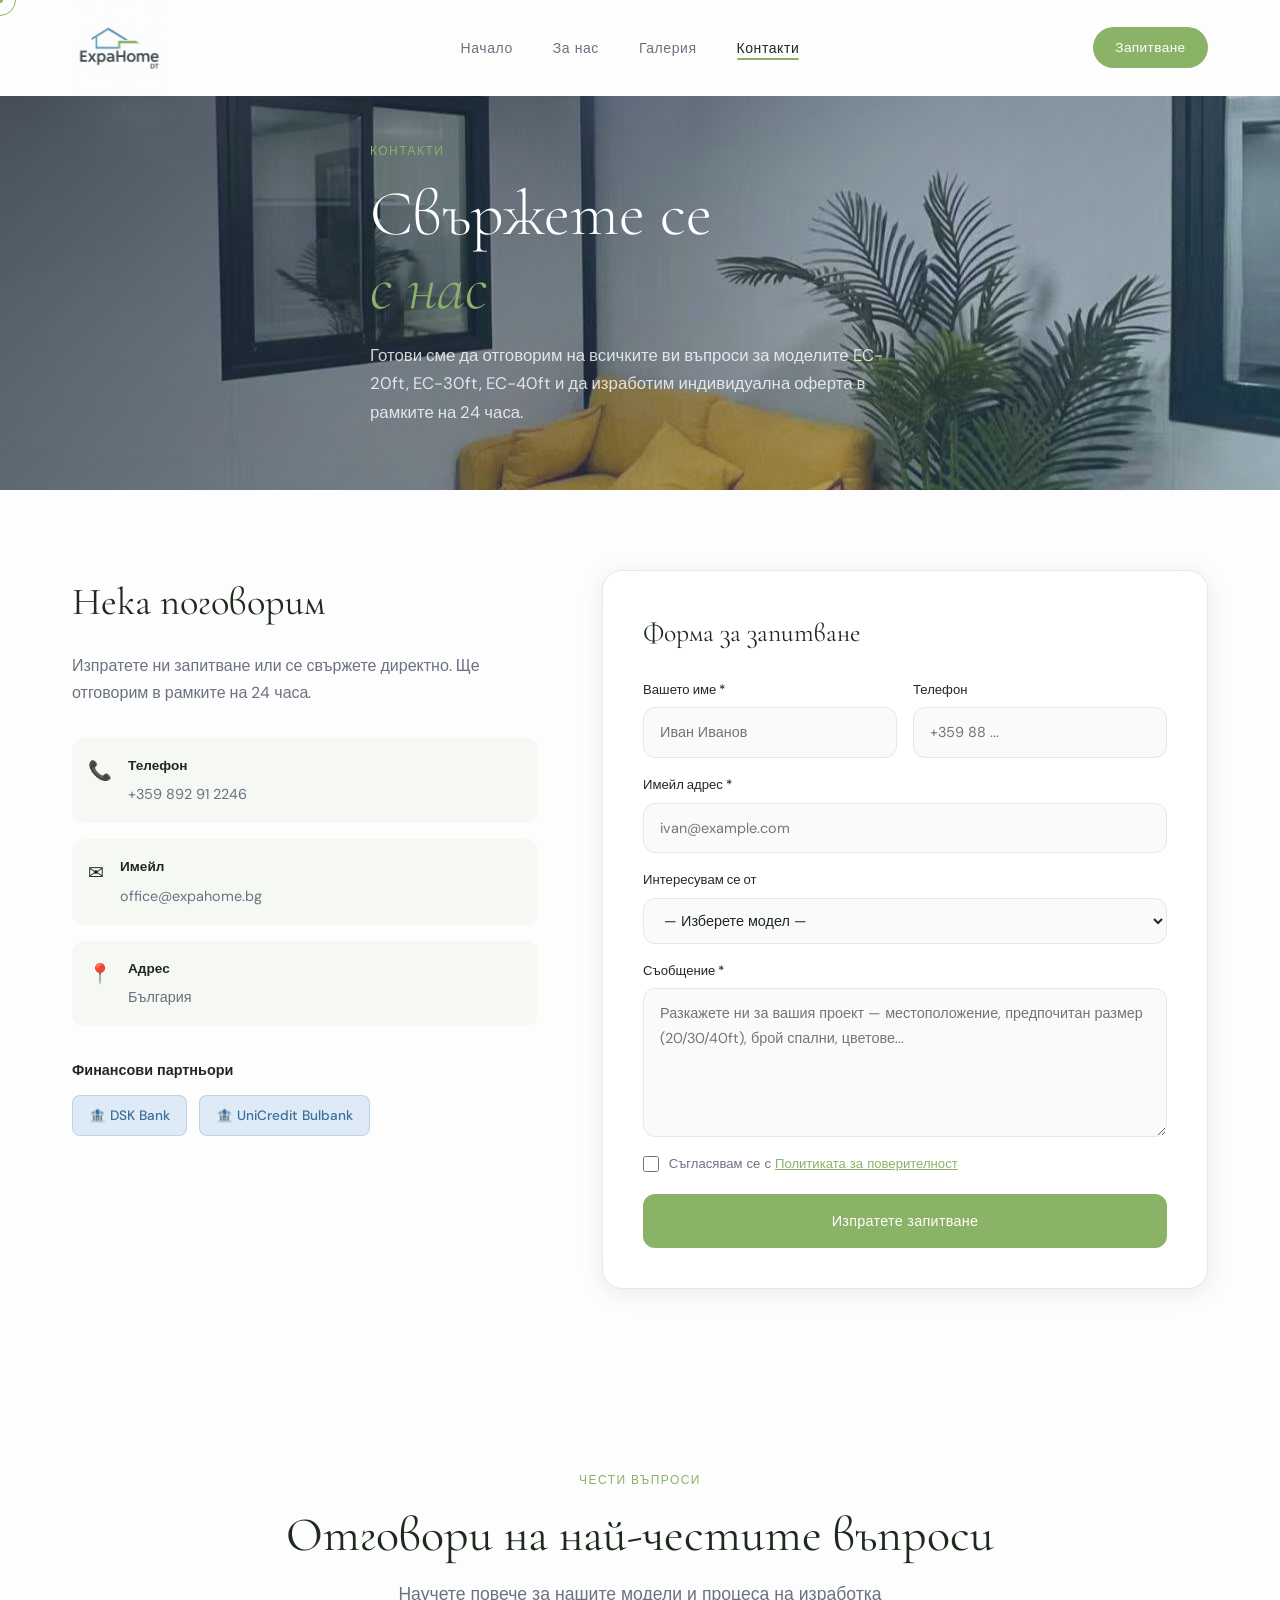
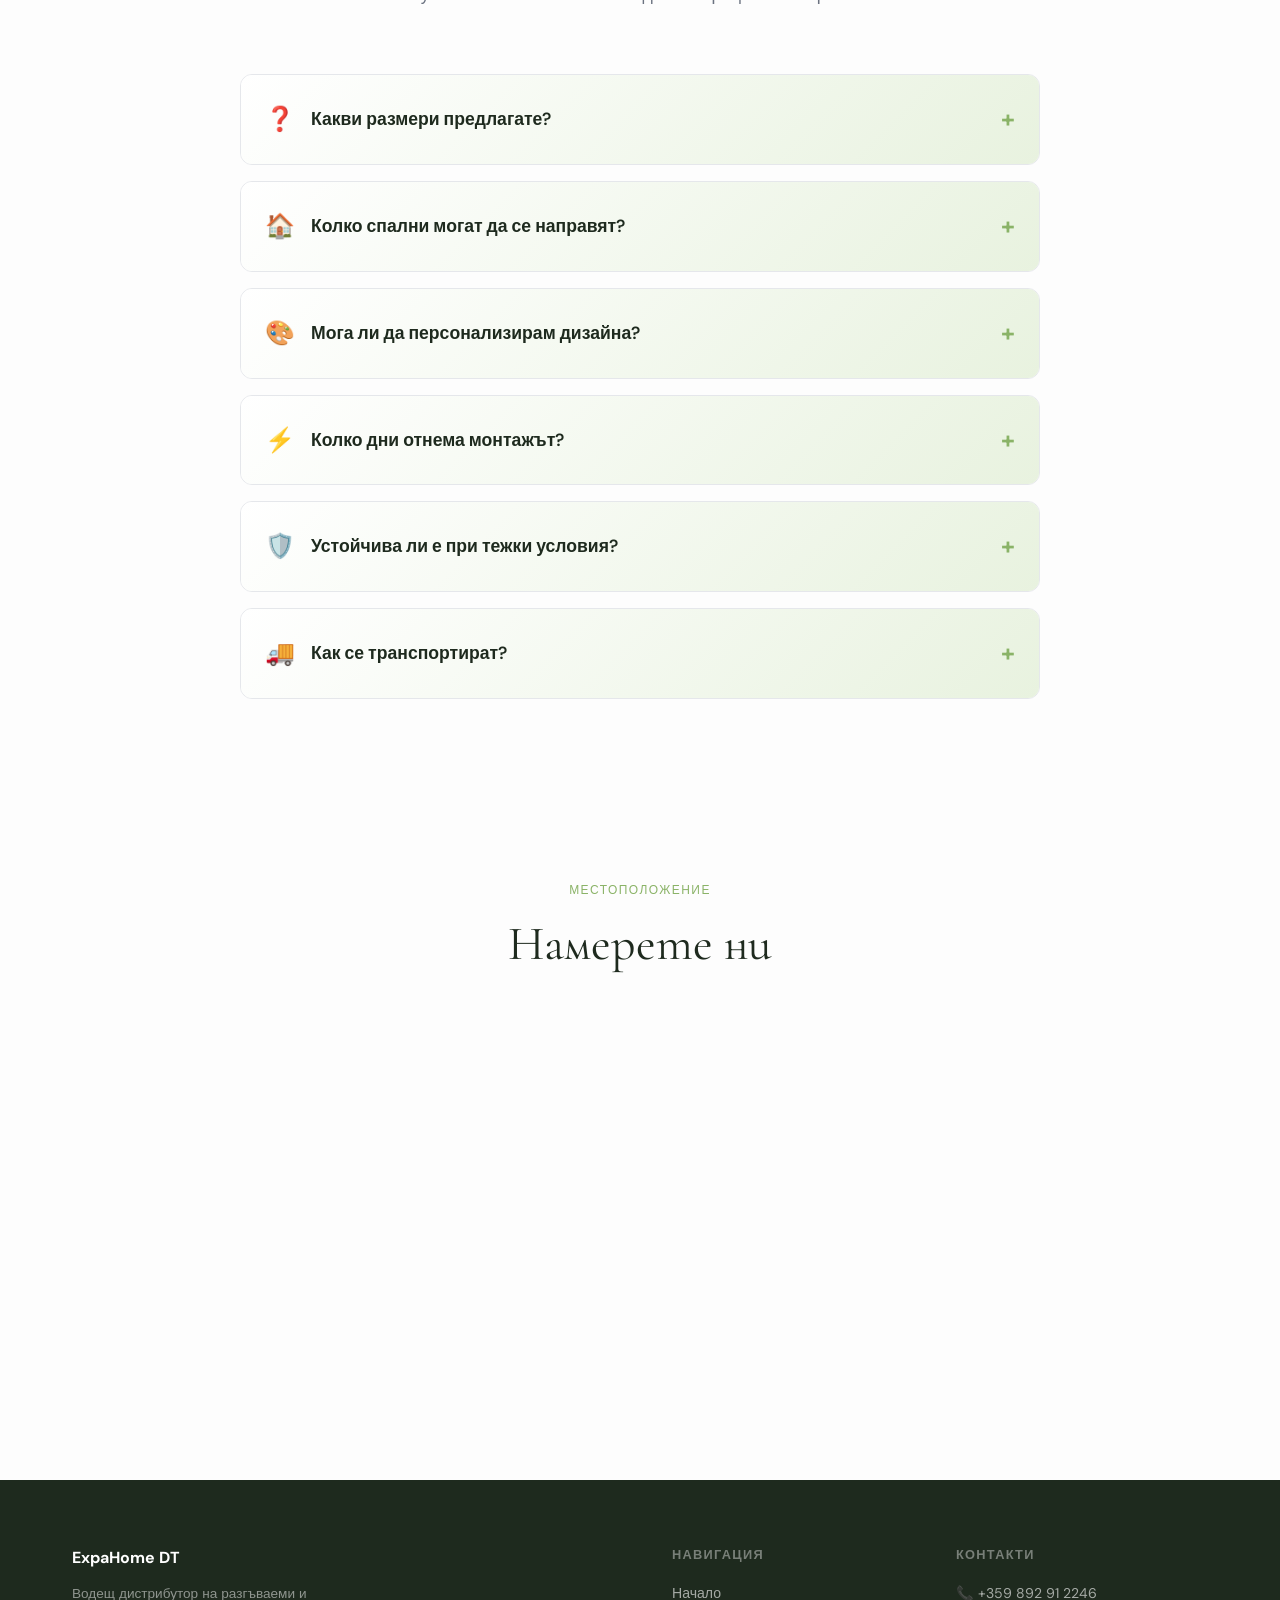
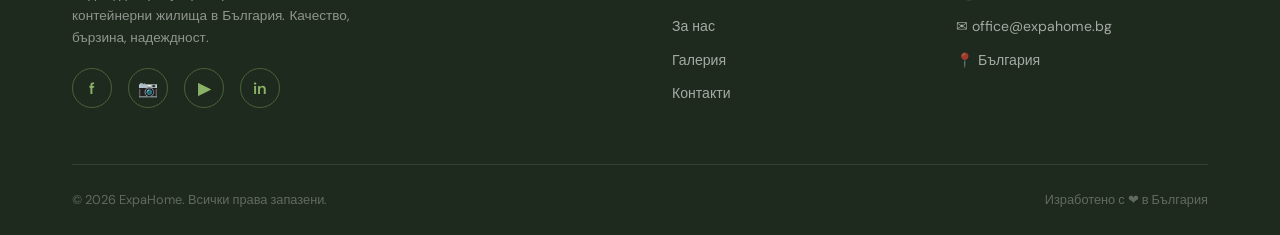
<file: contact.html>
<!DOCTYPE html>
<html lang="bg">

<head>
    <meta charset="UTF-8">
    <meta name="viewport" content="width=device-width, initial-scale=1.0">
    <link rel="icon" type="image/x-icon" href="/images/logo.ico">
    <title>Контакти и Запитване | ExpaHome Контейнерни Къщи</title>

    <!-- SEO -->
    <meta name="description"
        content="Свържете се с ExpaHome за запитване за контейнерна или разгъваема къща. Отговаряме до 24 часа. Финансиране чрез DSK Bank и UniCredit Bulbank.">
    <meta name="robots" content="index, follow">
    <link rel="canonical" href="https://expahome.bg/contact.html">

    <!-- Open Graph -->
    <meta property="og:type" content="website">
    <meta property="og:url" content="https://expahome.bg/contact.html">
    <meta property="og:title" content="Контакти и Запитване | ExpaHome Контейнерни Къщи">
    <meta property="og:description"
        content="Изпратете запитване за контейнерна или разгъваема къща. Отговаряме до 24 часа. Безплатна консултация.">
    <meta property="og:image" content="https://expahome.bg/images/og-cover.jpg">
    <meta property="og:locale" content="bg_BG">
    <meta property="og:site_name" content="ExpaHome">

    <!-- hreflang -->
    <link rel="alternate" hreflang="bg" href="https://expahome.bg/contact.html">
    <link rel="alternate" hreflang="x-default" href="https://expahome.bg/contact.html">

    <link rel="preconnect" href="https://fonts.googleapis.com">
    <link
        href="https://fonts.googleapis.com/css2?family=Cormorant+Garamond:wght@300;400;600&family=DM+Sans:wght@300;400;500&display=swap"
        rel="stylesheet">
    <link rel="stylesheet" href="styles.css">
</head>

<body>

    <div class="cursor"></div>
    <div class="cursor-dot"></div>

    <header id="header">
        <nav class="nav container">
            <a href="index.html" class="logo"><img src="images/logo.jpg" alt="ExpaHome" class="logo-img"></a>
            <ul class="nav-links">
                <li><a href="index.html" class="nav-link">Начало</a></li>
                <li><a href="about.html" class="nav-link">За нас</a></li>
                <li><a href="gallery.html" class="nav-link">Галерия</a></li>
                <li><a href="contact.html" class="nav-link active">Контакти</a></li>
            </ul>
            <a href="contact.html" class="nav-cta">Запитване</a>
            <button class="hamburger" id="hamburger" aria-label="Меню"><span></span><span></span><span></span></button>
        </nav>
        <div class="mobile-menu" id="mobileMenu">
            <ul>
                <li><a href="index.html">Начало</a></li>
                <li><a href="about.html">За нас</a></li>
                <li><a href="gallery.html">Галерия</a></li>
                <li><a href="contact.html">Контакти</a></li>
            </ul>
        </div>
    </header>

    <section class="page-hero page-hero-short">
        <div class="hero-overlay-light"></div>
        <div class="page-hero-bg" style="background-image:url('images/Interior/FB_IMG_1776592482003.jpg')"></div>
        <div class="container page-hero-content">
            <span class="section-tag reveal">Контакти</span>
            <h1 class="page-hero-title reveal reveal-delay-1">Свържете се<br><em>с нас</em></h1>
            <p class="page-hero-sub reveal reveal-delay-2">Готови сме да отговорим на всичките ви въпроси за моделите
                EC-20ft, EC-30ft, EC-40ft и да изработим индивидуална оферта в рамките на 24 часа.</p>
        </div>
    </section>

    <section class="contact-section">
        <div class="container">
            <div class="contact-grid">
                <div class="contact-info-col reveal">
                    <h2>Нека поговорим</h2>
                    <p>Изпратете ни запитване или се свържете директно. Ще отговорим в рамките на 24 часа.</p>
                    <div class="contact-items">
                        <div class="contact-item">
                            <div class="contact-item-icon">📞</div>
                            <div><strong>Телефон</strong><a href="tel:+359892912246">+359 892 91 2246</a></div>
                        </div>
                        <div class="contact-item">
                            <div class="contact-item-icon">✉</div>
                            <div><strong>Имейл</strong><a href="mailto:office@expahome.bg">office@expahome.bg</a>
                            </div>
                        </div>
                        <div class="contact-item">
                            <div class="contact-item-icon">📍</div>
                            <div><strong>Адрес</strong><span>България</span></div>
                        </div>
                    </div>
                    <div class="contact-banks">
                        <h4>Финансови партньори</h4>
                        <div class="bank-partners">
                            <div class="bank-badge">🏦 DSK Bank</div>
                            <div class="bank-badge">🏦 UniCredit Bulbank</div>
                        </div>
                    </div>
                </div>

                <div class="contact-form-col reveal reveal-delay-1">
                    <div class="contact-form-card">
                        <h3>Форма за запитване</h3>
                        <!-- Form posts to /api/contact (Resend via Vercel) -->
                        <form id="contactForm" novalidate>
                            <!-- Honeypot field (hidden from users, catches bots) -->
                            <input type="text" name="honeypot" id="honeypot"
                                style="position:absolute;left:-9999px;opacity:0;pointer-events:none;" tabindex="-1"
                                autocomplete="off">

                            <div class="form-row">
                                <div class="form-group"><label for="name">Вашето име *</label><input type="text"
                                        id="name" name="name" placeholder="Иван Иванов" required></div>
                                <div class="form-group"><label for="phone">Телефон</label><input type="tel" id="phone"
                                        name="phone" placeholder="+359 88 ..."></div>
                            </div>
                            <div class="form-group"><label for="email">Имейл адрес *</label><input type="email"
                                    id="email" name="email" placeholder="ivan@example.com" required></div>
                            <div class="form-group"><label for="model">Интересувам се от</label>
                                <select id="model" name="model">
                                    <option value="">— Изберете модел —</option>
                                    <option value="EC-20ft Разгъваема">EC-20ft Разгъваема (20×20ft) – 1-2 спални
                                    </option>
                                    <option value="EC-30ft Разгъваема">EC-30ft Разгъваема (30ft) – 1-3 спални</option>
                                    <option value="EC-40ft Разгъваема">EC-40ft Разгъваема (40ft) – до 4 спални</option>
                                    <option value="Сглобяема Flat-Pack">Сглобяема Flat-Pack</option>
                                    <option value="Индивидуален проект">Индивидуален проект</option>
                                    <option value="Информация за финансиране">Информация за финансиране</option>
                                </select>
                            </div>
                            <div class="form-group"><label for="message">Съобщение *</label><textarea id="message"
                                    name="message" rows="5"
                                    placeholder="Разкажете ни за вашия проект — местоположение, предпочитан размер (20/30/40ft), брой спални, цветове..."
                                    required></textarea></div>
                            <div class="form-check"><input type="checkbox" id="privacy" name="privacy" required><label
                                    for="privacy">Съгласявам се с <a href="#">Политиката за поверителност</a></label>
                            </div>
                            <button type="submit" class="btn btn-primary btn-full"><span class="btn-text">Изпратете
                                    запитване</span><span class="btn-loader" style="display:none">⏳
                                    Изпращане...</span></button>
                        </form>
                        <div class="form-success" id="formSuccess" style="display:none">
                            <div class="success-icon">✓</div>
                            <h4>Получихме вашето запитване!</h4>
                            <p>Ще се свържем с вас в рамките на 24 часа.</p>
                        </div>
                    </div>
                </div>
            </div>
        </div>
    </section>

    <!-- FAQ Section - Clean and Simple -->
    <section class="faq-section">
        <div class="container">
            <div class="section-header reveal">
                <span class="section-tag">Чести въпроси</span>
                <h2 class="section-title">Отговори на най-честите въпроси</h2>
                <p class="section-subtitle">Научете повече за нашите модели и процеса на изработка</p>
            </div>

            <div class="faq-container">
                <div class="faq-item reveal" data-delay="0">
                    <div class="faq-question">
                        <span class="faq-icon">❓</span>
                        <h3>Какви размери предлагате?</h3>
                        <span class="faq-toggle">+</span>
                    </div>
                    <div class="faq-answer">
                        <p>Предлагаме три основни модела: <strong>EC-20ft</strong> (6,48×5,90×2,48 м),
                            <strong>EC-30ft</strong> (6,34×9,00×2,48 м) и <strong>EC-40ft</strong> (6,34×11,80×2,48 м).
                        </p>
                    </div>
                </div>

                <div class="faq-item reveal" data-delay="100">
                    <div class="faq-question">
                        <span class="faq-icon">🏠</span>
                        <h3>Колко спални могат да се направят?</h3>
                        <span class="faq-toggle">+</span>
                    </div>
                    <div class="faq-answer">
                        <p><strong>EC-20ft:</strong> 1-2 спални<br>
                            <strong>EC-30ft:</strong> 1-3 спални<br>
                            <strong>EC-40ft:</strong> до 4 спални<br>
                            Всички модели включват баня и кухня.
                        </p>
                    </div>
                </div>

                <div class="faq-item reveal" data-delay="200">
                    <div class="faq-question">
                        <span class="faq-icon">🎨</span>
                        <h3>Мога ли да персонализирам дизайна?</h3>
                        <span class="faq-toggle">+</span>
                    </div>
                    <div class="faq-answer">
                        <p>Да! Предлагаме над 100 варианта на декоративни панели за екстериора, разнообразие от цветове
                            и интериорни решения по ваш вкус.</p>
                    </div>
                </div>

                <div class="faq-item reveal" data-delay="300">
                    <div class="faq-question">
                        <span class="faq-icon">⚡</span>
                        <h3>Колко дни отнема монтажът?</h3>
                        <span class="faq-toggle">+</span>
                    </div>
                    <div class="faq-answer">
                        <p>Монтажът на конструкцията отнема само няколко часа с кран. Необходима е предварително
                            подготвена основа.</p>
                    </div>
                </div>

                <div class="faq-item reveal" data-delay="400">
                    <div class="faq-question">
                        <span class="faq-icon">🛡️</span>
                        <h3>Устойчива ли е при тежки условия?</h3>
                        <span class="faq-toggle">+</span>
                    </div>
                    <div class="faq-answer">
                        <p>Да! Поцинкованата стомана с EPS/PIR изолация издържа на ураганен вятър, екстремни температури
                            и тежки климатични условия.</p>
                    </div>
                </div>

                <div class="faq-item reveal" data-delay="500">
                    <div class="faq-question">
                        <span class="faq-icon">🚚</span>
                        <h3>Как се транспортират?</h3>
                        <span class="faq-toggle">+</span>
                    </div>
                    <div class="faq-answer">
                        <p><strong>EC-20ft:</strong> 2 единици в 40HC контейнер<br>
                            <strong>EC-30ft и EC-40ft:</strong> 1 единица в контейнер<br>
                            Транспортирането е оптимизирано за минимални разходи.
                        </p>
                    </div>
                </div>
            </div>
        </div>
    </section>

    <section class="map-section">
        <div class="container">
            <div class="section-header reveal"><span class="section-tag">Местоположение</span>
                <h2 class="section-title">Намерете ни</h2>
            </div>
        </div>
        <div class="map-wrap reveal"><iframe
                src="https://www.google.com/maps/embed?pb=!1m10!1m8!1m3!1d5192.08664765505!2d25.249061138909333!3d42.663525881611804!3m2!1i1024!2i768!4f13.1!5e0!3m2!1sbg!2sbg!4v1776597108615!5m2!1sbg!2sbg"
                width="100%" height="450" style="border:0;" allowfullscreen="" loading="lazy"
                referrerpolicy="no-referrer-when-downgrade"></iframe></div>
    </section>

    <footer class="footer">
        <div class="container">
            <div class="footer-top">
                <div class="footer-brand"><a href="index.html"><strong>ExpaHome DT</strong></a>
                    <p>Водещ дистрибутор на разгъваеми и контейнерни жилища в България. Качество, бързина, надеждност.
                    </p>
                    <div class="footer-socials"><a href="https://www.facebook.com/profile.php?id=61585640309355"
                            target="_blank" class="social-icon">f</a><a href="https://instagram.com/expahome"
                            target="_blank" class="social-icon">📷</a><a href="https://youtube.com/@expahome"
                            target="_blank" class="social-icon">▶</a><a href="https://linkedin.com/company/expahome"
                            target="_blank" class="social-icon">in</a></div>
                </div>
                <div class="footer-links">
                    <div class="footer-col">
                        <h5>Навигация</h5>
                        <ul>
                            <li><a href="index.html">Начало</a></li>
                            <li><a href="about.html">За нас</a></li>
                            <li><a href="gallery.html">Галерия</a></li>
                            <li><a href="contact.html">Контакти</a></li>
                        </ul>
                    </div>
                    <div class="footer-col">
                        <h5>Контакти</h5>
                        <ul>
                            <li>📞 +359 892 91 2246</li>
                            <li>✉ office@expahome.bg</li>
                            <li>📍 България</li>
                        </ul>
                    </div>
                </div>
            </div>
            <div class="footer-bottom">
                <p>© 2026 ExpaHome. Всички права запазени.</p>
                <p>Изработено с ❤ в България</p>
            </div>
        </div>
    </footer>

    <script src="script.js"></script>

    <!-- Structured Data: FAQ (mirrors the visible FAQ section above) -->
    <script type="application/ld+json">
    {
      "@context": "https://schema.org",
      "@type": "FAQPage",
      "mainEntity": [
        {
          "@type": "Question",
          "name": "Какви размери контейнерни къщи предлагате?",
          "acceptedAnswer": {
            "@type": "Answer",
            "text": "Предлагаме три основни модела: EC-20ft (6,48×5,90×2,48 м), EC-30ft (6,34×9,00×2,48 м) и EC-40ft (6,34×11,80×2,48 м)."
          }
        },
        {
          "@type": "Question",
          "name": "Колко спални могат да се направят в контейнерна къща?",
          "acceptedAnswer": {
            "@type": "Answer",
            "text": "EC-20ft поддържа 1-2 спални, EC-30ft — 1-3 спални, EC-40ft — до 4 спални. Всички модели включват баня и кухня."
          }
        },
        {
          "@type": "Question",
          "name": "Мога ли да персонализирам дизайна на контейнерната къща?",
          "acceptedAnswer": {
            "@type": "Answer",
            "text": "Да! Предлагаме над 100 варианта на декоративни панели за екстериора, разнообразие от RAL цветове и интериорни решения по ваш вкус."
          }
        },
        {
          "@type": "Question",
          "name": "Колко дни отнема монтажът на разгъваема къща?",
          "acceptedAnswer": {
            "@type": "Answer",
            "text": "Монтажът на конструкцията отнема само няколко часа с кран. Необходима е предварително подготвена основа. Производството отнема 25-30 дни."
          }
        },
        {
          "@type": "Question",
          "name": "Устойчива ли е контейнерната къща при тежки климатични условия?",
          "acceptedAnswer": {
            "@type": "Answer",
            "text": "Да! Поцинкованата стомана с EPS/PIR изолация издържа на ураганен вятър, екстремни температури и тежки климатични условия. Срокът на експлоатация е до 30 години."
          }
        },
        {
          "@type": "Question",
          "name": "Как се транспортира разгъваема контейнерна къща?",
          "acceptedAnswer": {
            "@type": "Answer",
            "text": "EC-20ft се транспортира като 2 единици в 40HC контейнер. EC-30ft и EC-40ft — по 1 единица в контейнер. Транспортирането е оптимизирано за минимални разходи."
          }
        }
      ]
    }
    </script>
</body>

</html>
</file>
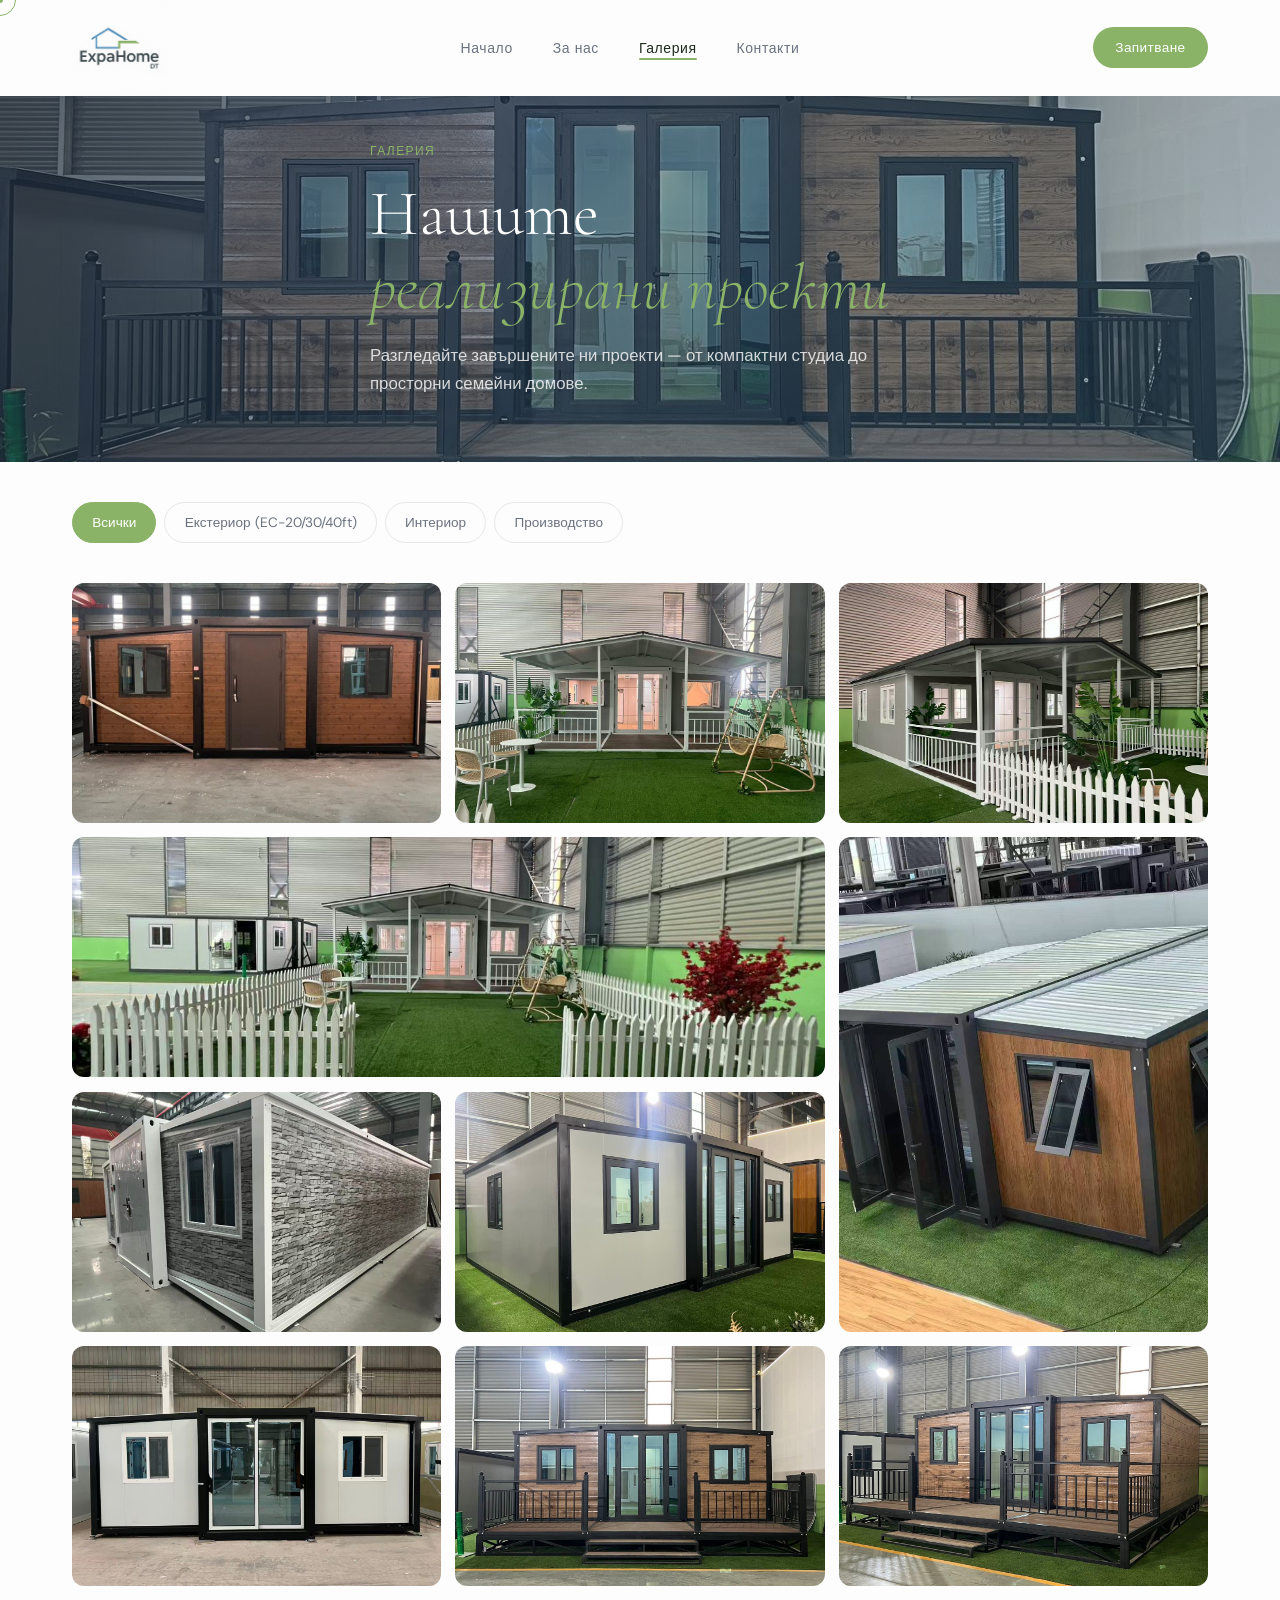
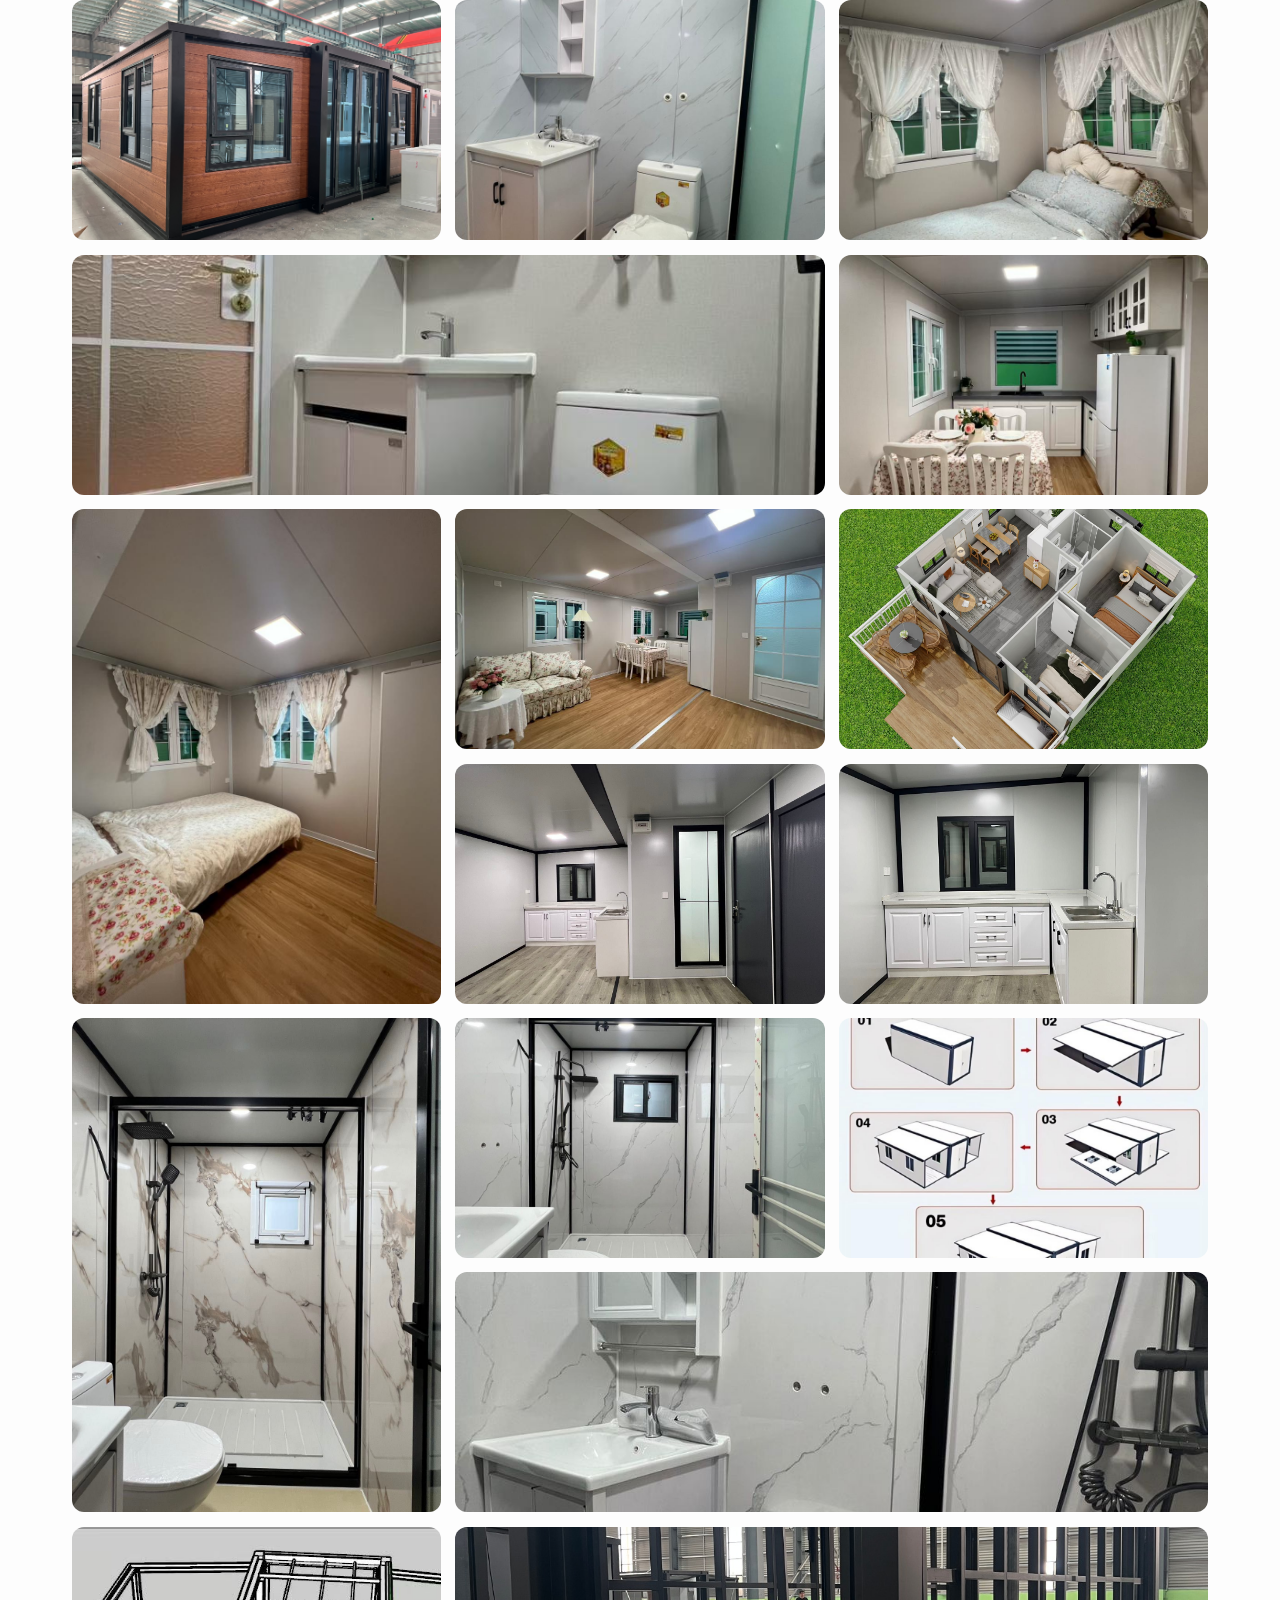
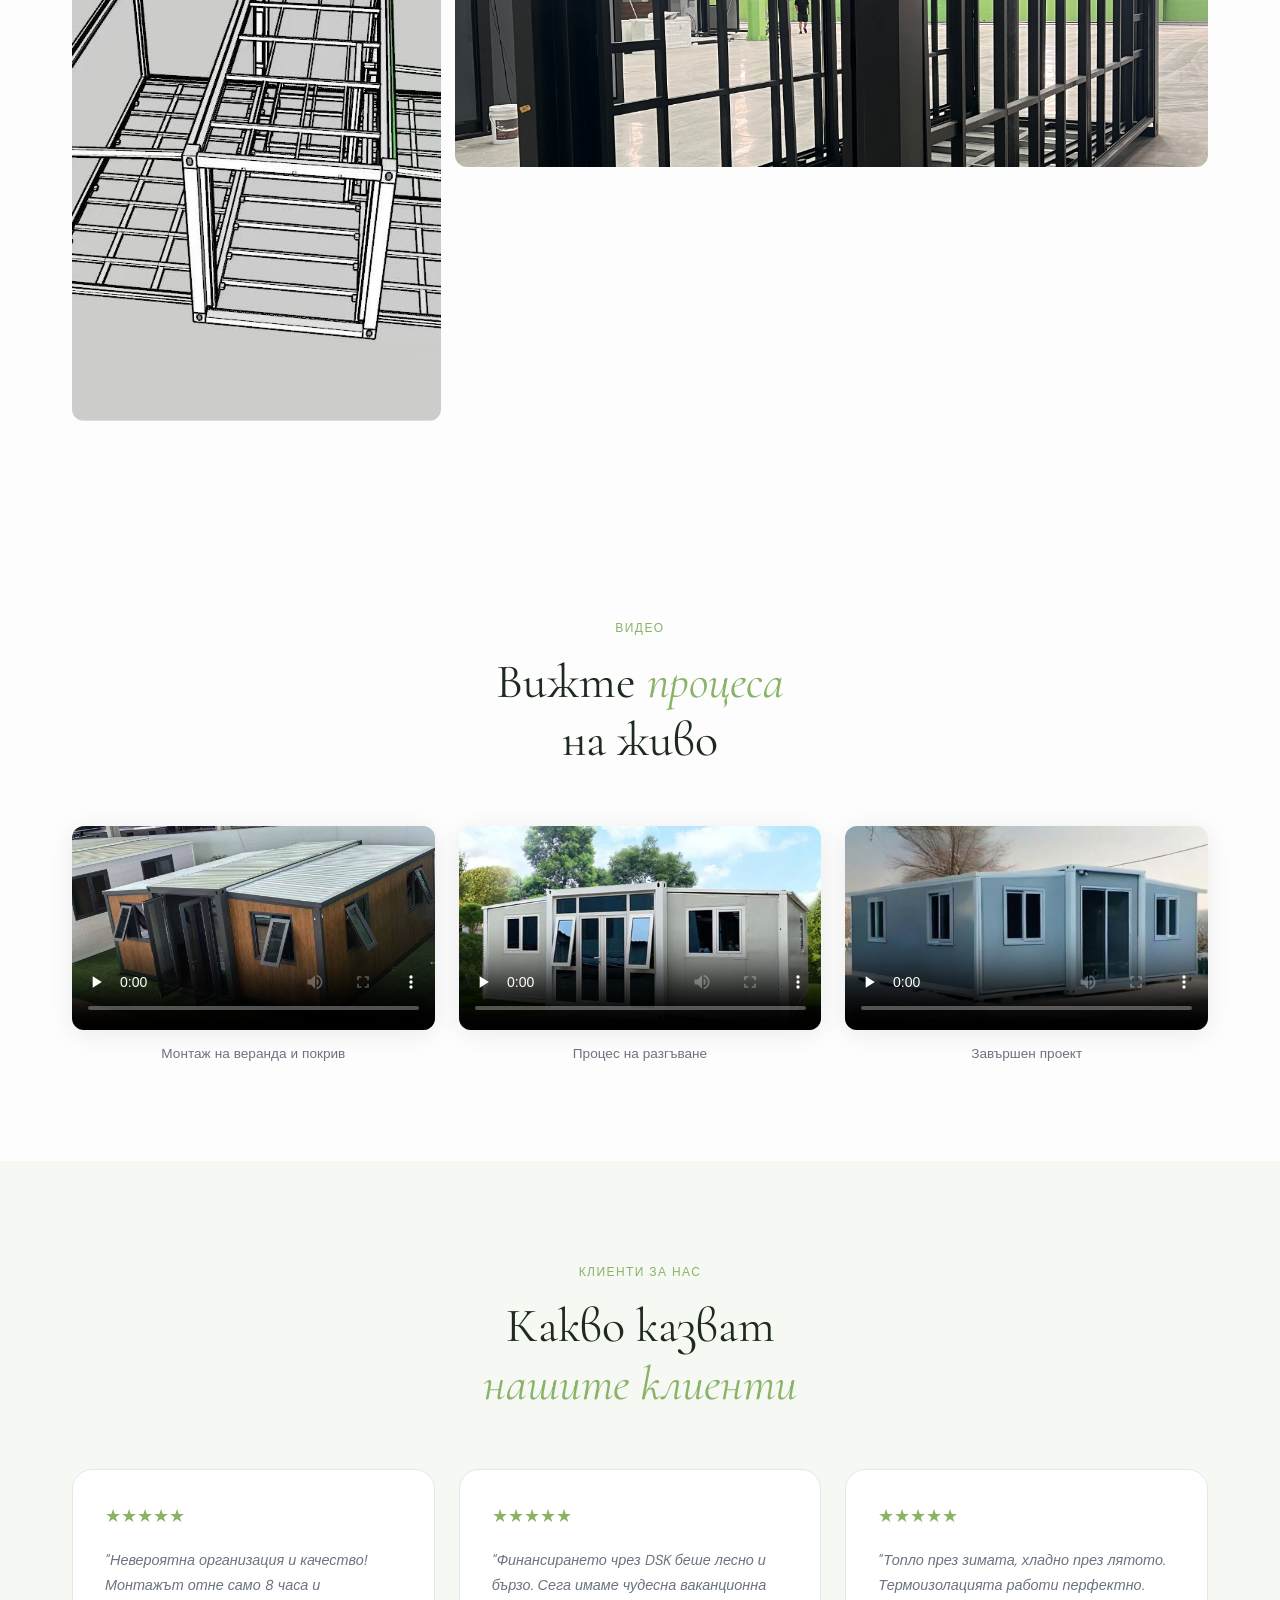
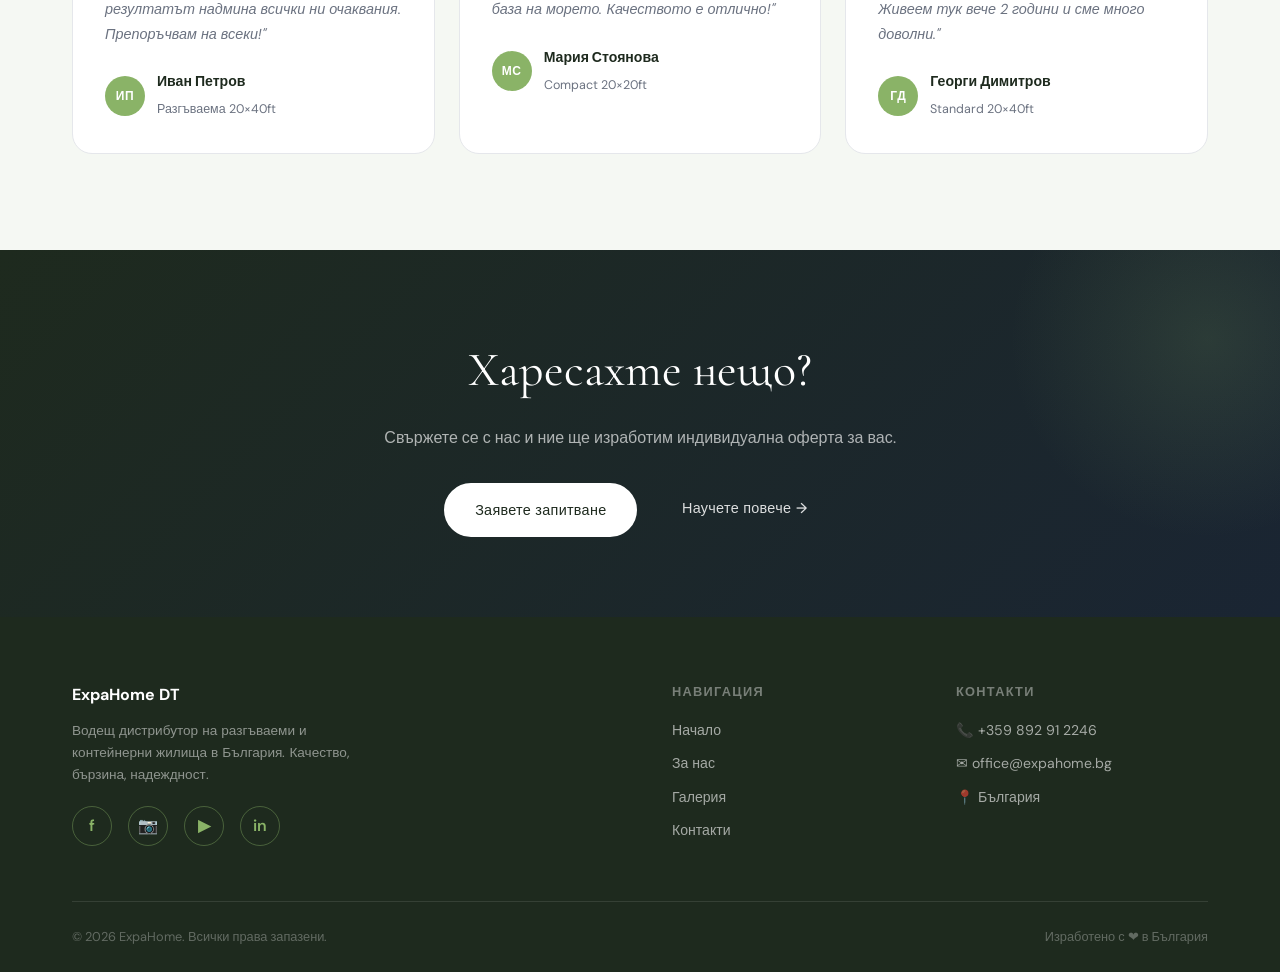
<file: gallery.html>
<!DOCTYPE html>
<html lang="bg">

<head>
    <meta charset="UTF-8">
    <meta name="viewport" content="width=device-width, initial-scale=1.0">
    <link rel="icon" type="image/x-icon" href="/images/logo.ico">
    <title>Галерия — Контейнерни Къщи | ExpaHome Проекти</title>

    <!-- SEO -->
    <meta name="description"
        content="Разгледайте реализираните ни проекти — разгъваеми и контейнерни къщи от ExpaHome. Екстериор, интериор, производство и монтаж на живо.">
    <meta name="robots" content="index, follow">
    <link rel="canonical" href="https://expahome.bg/gallery.html">

    <!-- Open Graph -->
    <meta property="og:type" content="website">
    <meta property="og:url" content="https://expahome.bg/gallery.html">
    <meta property="og:title" content="Галерия — Контейнерни Къщи | ExpaHome Проекти">
    <meta property="og:description"
        content="Снимки и видео на реализирани проекти — разгъваеми и контейнерни къщи 20ft, 30ft, 40ft от ExpaHome.">
    <meta property="og:image" content="https://expahome.bg/images/og-cover.jpg">
    <meta property="og:locale" content="bg_BG">
    <meta property="og:site_name" content="ExpaHome">

    <!-- hreflang -->
    <link rel="alternate" hreflang="bg" href="https://expahome.bg/gallery.html">
    <link rel="alternate" hreflang="x-default" href="https://expahome.bg/gallery.html">

    <link rel="preconnect" href="https://fonts.googleapis.com">
    <link
        href="https://fonts.googleapis.com/css2?family=Cormorant+Garamond:wght@300;400;600&family=DM+Sans:wght@300;400;500&display=swap"
        rel="stylesheet">
    <link rel="stylesheet" href="styles.css">
</head>

<body>

    <div class="cursor"></div>
    <div class="cursor-dot"></div>

    <header id="header">
        <nav class="nav container">
            <a href="index.html" class="logo">
                <img src="images/logo.jpg" alt="ExpaHome" class="logo-img">
            </a>
            <ul class="nav-links">
                <li><a href="index.html" class="nav-link">Начало</a></li>
                <li><a href="about.html" class="nav-link">За нас</a></li>
                <li><a href="gallery.html" class="nav-link active">Галерия</a></li>
                <li><a href="contact.html" class="nav-link">Контакти</a></li>
            </ul>
            <a href="contact.html" class="nav-cta">Запитване</a>
            <button class="hamburger" id="hamburger" aria-label="Меню">
                <span></span><span></span><span></span>
            </button>
        </nav>
        <div class="mobile-menu" id="mobileMenu">
            <ul>
                <li><a href="index.html">Начало</a></li>
                <li><a href="about.html">За нас</a></li>
                <li><a href="gallery.html">Галерия</a></li>
                <li><a href="contact.html">Контакти</a></li>
            </ul>
        </div>
    </header>

    <section class="page-hero page-hero-short">
        <div class="hero-overlay-light"></div>
        <div class="page-hero-bg" style="background-image:url('images/Exterior/IMG-20260119-WA0003.jpg')"></div>
        <div class="container page-hero-content">
            <span class="section-tag reveal">Галерия</span>
            <h1 class="page-hero-title reveal reveal-delay-1">Нашите<br><em>реализирани проекти</em></h1>
            <p class="page-hero-sub reveal reveal-delay-2">Разгледайте завършените ни проекти — от компактни студиа до
                просторни семейни домове.</p>
        </div>
    </section>

    <section class="gallery-filter-section">
        <div class="container">
            <div class="filter-tabs reveal">
                <button class="filter-btn active" data-filter="all">Всички</button>
                <button class="filter-btn" data-filter="exterior">Екстериор (EC-20/30/40ft)</button>
                <button class="filter-btn" data-filter="interior">Интериор</button>
                <button class="filter-btn" data-filter="process">Производство</button>
            </div>
        </div>
    </section>

    <!-- GALLERY GRID — all images 740–752 and 764–796 (excl 792) -->
    <section class="gallery-section">
        <div class="container">
            <div class="gallery-masonry" id="galleryGrid">

                <!-- Exterior Images -->
                <div class="gallery-item reveal" data-category="exterior" data-delay="0">
                    <img src="images/Exterior/1000023740.jpg" alt="Разгъваема контейнерна къща с дървесна облицовка"
                        loading="lazy">
                    <div class="gallery-overlay"><span class="gallery-label">Разгъваема къща — дървесен дизайн, напълно
                            разгъната</span></div>
                </div>

                <div class="gallery-item reveal" data-category="exterior" data-delay="40">
                    <img src="images/Exterior/1000023749.jpg" alt="Модулна къща с веранда и люлка" loading="lazy">
                    <div class="gallery-overlay"><span class="gallery-label">Модулна къща с покрита веранда и
                            градина</span></div>
                </div>

                <div class="gallery-item wide reveal" data-category="exterior" data-delay="80">
                    <img src="images/Exterior/1000023750.jpg" alt="Изложбена зона с две модулни къщи" loading="lazy">
                    <div class="gallery-overlay"><span class="gallery-label">Изложбена зона — два модела с бяла
                            ограда</span></div>
                </div>

                <div class="gallery-item reveal" data-category="exterior" data-delay="120">
                    <img src="images/Exterior/1000023751.jpg" alt="Сива модулна къща с покрита веранда" loading="lazy">
                    <div class="gallery-overlay"><span class="gallery-label">Сива модулна къща с покрита тераса</span>
                    </div>
                </div>

                <div class="gallery-item tall reveal" data-category="exterior" data-delay="160">
                    <img src="images/Exterior/1000023764.jpg"
                        alt="Две разгъваеми контейнерни кутии с дървесна облицовка" loading="lazy">
                    <div class="gallery-overlay"><span class="gallery-label">Две разгъваеми единици — дървесен дизайн, в
                            процес на разгъване</span></div>
                </div>

                <div class="gallery-item reveal" data-category="exterior" data-delay="200">
                    <img src="images/Exterior/1000023765.jpg" alt="Контейнерна къща с каменна облицовка на фасадата"
                        loading="lazy">
                    <div class="gallery-overlay"><span class="gallery-label">Фасада с каменна облицовка — премиум
                            вариант</span></div>
                </div>

                <div class="gallery-item reveal" data-category="exterior" data-delay="240">
                    <img src="images/Exterior/1000023766.jpg" alt="Бяла разгъваема контейнерна къща с панорамна врата"
                        loading="lazy">
                    <div class="gallery-overlay"><span class="gallery-label">Разгъваема 40ft — бял дизайн с панорамна
                            врата</span></div>
                </div>

                <div class="gallery-item reveal" data-category="exterior" data-delay="280">
                    <img src="images/Exterior/1000023767.jpg" alt="Бяла разгъваема контейнерна къща, предна фасада"
                        loading="lazy">
                    <div class="gallery-overlay"><span class="gallery-label">Разгъваема 40ft — предна фасада с плъзгаща
                            врата</span></div>
                </div>

                <div class="gallery-item reveal" data-category="exterior" data-delay="320">
                    <img src="images/Exterior/1000023779.jpg" alt="Разгъваема дървесна контейнерна къща с широка тераса"
                        loading="lazy">
                    <div class="gallery-overlay"><span class="gallery-label">Разгъваема къща с широка двустранна тераса
                            и стъпала</span></div>
                </div>

                <div class="gallery-item reveal" data-category="exterior" data-delay="360">
                    <img src="images/Exterior/1000023780.jpg"
                        alt="Разгъваема дървесна контейнерна къща с по-голяма тераса" loading="lazy">
                    <div class="gallery-overlay"><span class="gallery-label">Разгъваема 40ft — дървесна облицовка с
                            разширена тераса</span></div>
                </div>

                <div class="gallery-item reveal" data-category="exterior" data-delay="400">
                    <img src="images/Exterior/1000023793.jpg"
                        alt="Разгъваема контейнерна къща с дървесна облицовка, ъглова перспектива" loading="lazy">
                    <div class="gallery-overlay"><span class="gallery-label">Разгъваема 40ft — стъклени плъзгащи врати,
                            ъглова перспектива</span></div>
                </div>

                <!-- Interior Images -->

                <div class="gallery-item reveal" data-category="interior" data-delay="40">
                    <img src="images/Interior/1000023742.jpg" alt="Баня с мраморен ефект, тоалетна, мивка и душ кабина"
                        loading="lazy">
                    <div class="gallery-overlay"><span class="gallery-label">Баня — мраморен ефект, тоалетна, мивка и
                            душ кабина</span></div>
                </div>

                <div class="gallery-item wide reveal" data-category="interior" data-delay="80">
                    <img src="images/Interior/1000023744.jpg" alt="Баня с бойлер, огледален шкаф и ретро стъклена врата"
                        loading="lazy">
                    <div class="gallery-overlay"><span class="gallery-label">Баня с бойлер, огледален шкаф и ретро
                            стъклена врата</span></div>
                </div>

                <div class="gallery-item reveal" data-category="interior" data-delay="120">
                    <img src="images/Interior/1000023745.jpg" alt="Спалня с двойно легло и дантелени завеси"
                        loading="lazy">
                    <div class="gallery-overlay"><span class="gallery-label">Спалня — двойно легло с дантелени
                            завеси</span></div>
                </div>

                <div class="gallery-item reveal" data-category="interior" data-delay="160">
                    <img src="images/Interior/1000023746.jpg" alt="Кухня с трапезария, бели шкафове и хладилник"
                        loading="lazy">
                    <div class="gallery-overlay"><span class="gallery-label">Кухня с трапезария — бели шкафове,
                            хладилник и маса</span></div>
                </div>

                <div class="gallery-item tall reveal" data-category="interior" data-delay="200">
                    <img src="images/Interior/1000023747.jpg" alt="Спалня с двойно легло, гардероб и дантелени завеси"
                        loading="lazy">
                    <div class="gallery-overlay"><span class="gallery-label">Спалня — двойно легло с гардероб и
                            дантелени завеси</span></div>
                </div>

                <div class="gallery-item reveal" data-category="interior" data-delay="240">
                    <img src="images/Interior/1000023748.jpg" alt="Просторен отворен план — хол, кухня и трапезария"
                        loading="lazy">
                    <div class="gallery-overlay"><span class="gallery-label">Отворен план — хол, трапезария и кухня в
                            едно</span></div>
                </div>

                <div class="gallery-item reveal" data-category="interior" data-delay="280">
                    <img src="images/Interior/1000023776.jpg" alt="3D план на 2-спална модулна къща" loading="lazy">
                    <div class="gallery-overlay"><span class="gallery-label">3D план — 2 спални, хол, кухня, баня и
                            тераса</span></div>
                </div>

                <div class="gallery-item reveal" data-category="interior" data-delay="320">
                    <img src="images/Interior/1000023782.jpg"
                        alt="Просторна студио стая с кухненски кът и плъзгащи врати" loading="lazy">
                    <div class="gallery-overlay"><span class="gallery-label">Студио — просторна стая с кухненски кът и
                            плъзгащи врати</span></div>
                </div>

                <div class="gallery-item reveal" data-category="interior" data-delay="360">
                    <img src="images/Interior/1000023783.jpg" alt="L-образна кухня с мивка и бели шкафове"
                        loading="lazy">
                    <div class="gallery-overlay"><span class="gallery-label">L-образна кухня с мивка, шкафове и работен
                            плот</span></div>
                </div>

                <div class="gallery-item tall reveal" data-category="interior" data-delay="400">
                    <img src="images/Interior/1000023784.jpg" alt="Луксозна баня с мраморни стени и дъждовен душ"
                        loading="lazy">
                    <div class="gallery-overlay"><span class="gallery-label">Луксозна баня — мраморни стени, дъждовен
                            душ и стъклена кабина</span></div>
                </div>

                <div class="gallery-item reveal" data-category="interior" data-delay="440">
                    <img src="images/Interior/1000023790.jpg" alt="Баня с мраморна облицовка, душ и тоалетна"
                        loading="lazy">
                    <div class="gallery-overlay"><span class="gallery-label">Баня — мраморна облицовка, дъждовен душ и
                            тоалетна</span></div>
                </div>

                <div class="gallery-item wide reveal" data-category="interior" data-delay="480">
                    <img src="images/Interior/1000023791.jpg" alt="Баня с мраморна облицовка, огледален шкаф и душ"
                        loading="lazy">
                    <div class="gallery-overlay"><span class="gallery-label">Баня — мраморна облицовка, огледален шкаф и
                            душ кабина</span></div>
                </div>

                <!-- Process Images -->
                <div class="gallery-item reveal" data-category="process" data-delay="0">
                    <img src="images/Proizvodstveno/1000023772.jpg" alt="Инфографика: 5 стъпки за монтаж за 10 минути"
                        loading="lazy">
                    <div class="gallery-overlay"><span class="gallery-label">Монтаж в 5 стъпки — цялата къща за под 10
                            минути</span></div>
                </div>

                <div class="gallery-item tall reveal" data-category="process" data-delay="40">
                    <img src="images/Proizvodstveno/1000023773.jpg"
                        alt="3D техническа схема на стоманената конструкция в разгънато положение" loading="lazy">
                    <div class="gallery-overlay"><span class="gallery-label">3D схема — стоманена конструкция в
                            разгънато положение</span></div>
                </div>

                <div class="gallery-item wide reveal" data-category="process" data-delay="80">
                    <img src="images/Proizvodstveno/1000023774.jpg"
                        alt="Стоманена конструкция на разгъваема контейнерна къща в завода" loading="lazy">
                    <div class="gallery-overlay"><span class="gallery-label">Стоманена конструкция — скелет на
                            разгъваема контейнерна къща</span></div>
                </div>

            </div>
        </div>
    </section>

    <!-- VIDEO GALLERY -->
    <section class="video-gallery-section">
        <div class="container">
            <div class="section-header reveal">
                <span class="section-tag">Видео</span>
                <h2 class="section-title">Вижте <em>процеса</em><br>на живо</h2>
            </div>
            <div class="video-grid">
                <div class="video-item reveal" data-delay="0">
                    <video controls poster="images/Exterior/1000023764.jpg" preload="none">
                        <source src="videos/1000023777.mp4" type="video/mp4">
                    </video>
                    <p class="video-label">Монтаж на веранда и покрив</p>
                </div>
                <div class="video-item reveal" data-delay="100">
                    <video controls poster="images/LandingPage/1000024217.png" preload="none">
                        <source src="videos/c0bf5427-37ce-4501-b63a-11bc04cc4bc2.mp4" type="video/mp4">
                    </video>
                    <p class="video-label">Процес на разгъване</p>
                </div>
                <div class="video-item reveal" data-delay="200">
                    <video controls poster="images/LandingPage/1000024219.png" preload="none">
                        <source src="videos/1000023785.mp4" type="video/mp4">
                    </video>
                    <p class="video-label">Завършен проект</p>
                </div>
            </div>
        </div>
    </section>

    <!-- TESTIMONIALS -->
    <section class="testimonials">
        <div class="container">
            <div class="section-header reveal">
                <span class="section-tag">Клиенти за нас</span>
                <h2 class="section-title">Какво казват<br><em>нашите клиенти</em></h2>
            </div>
            <div class="testimonials-grid">
                <div class="testimonial-card reveal">
                    <div class="stars">★★★★★</div>
                    <p>"Невероятна организация и качество! Монтажът отне само 8 часа и резултатът надмина всички ни
                        очаквания. Препоръчвам на всеки!"</p>
                    <div class="testimonial-author">
                        <div class="author-avatar">ИП</div>
                        <div>
                            <strong>Иван Петров</strong>
                            <span>Разгъваема 20×40ft</span>
                        </div>
                    </div>
                </div>
                <div class="testimonial-card reveal reveal-delay-1">
                    <div class="stars">★★★★★</div>
                    <p>"Финансирането чрез DSK беше лесно и бързо. Сега имаме чудесна ваканционна база на морето.
                        Качеството е отлично!"</p>
                    <div class="testimonial-author">
                        <div class="author-avatar">МС</div>
                        <div>
                            <strong>Мария Стоянова</strong>
                            <span>Compact 20×20ft</span>
                        </div>
                    </div>
                </div>
                <div class="testimonial-card reveal reveal-delay-2">
                    <div class="stars">★★★★★</div>
                    <p>"Топло през зимата, хладно през лятото. Термоизолацията работи перфектно. Живеем тук вече 2
                        години и сме много доволни."</p>
                    <div class="testimonial-author">
                        <div class="author-avatar">ГД</div>
                        <div>
                            <strong>Георги Димитров</strong>
                            <span>Standard 20×40ft</span>
                        </div>
                    </div>
                </div>
            </div>
        </div>
    </section>

    <section class="cta-banner">
        <div class="container">
            <div class="cta-inner reveal">
                <h2>Харесахте нещо?</h2>
                <p>Свържете се с нас и ние ще изработим индивидуална оферта за вас.</p>
                <div class="cta-actions">
                    <a href="contact.html" class="btn btn-white">Заявете запитване</a>
                    <a href="about.html" class="btn btn-ghost-white">Научете повече →</a>
                </div>
            </div>
        </div>
    </section>

    <footer class="footer">
        <div class="container">
            <div class="footer-top">
                <div class="footer-brand">
                    <a href="index.html"><strong>ExpaHome DT</strong></a>
                    <p>Водещ дистрибутор на разгъваеми и контейнерни жилища в България. Качество, бързина, надеждност.
                    </p>
                    <div class="footer-socials">
                        <a href="https://www.facebook.com/profile.php?id=61585640309355" target="_blank"
                            rel="noopener noreferrer" class="social-icon" title="Facebook">f</a>
                        <a href="https://instagram.com/expahome" target="_blank" rel="noopener noreferrer"
                            class="social-icon" title="Instagram">📷</a>
                        <a href="https://youtube.com/@expahome" target="_blank" rel="noopener noreferrer"
                            class="social-icon" title="YouTube">▶</a>
                        <a href="https://linkedin.com/company/expahome" target="_blank" rel="noopener noreferrer"
                            class="social-icon" title="LinkedIn">in</a>
                    </div>
                </div>
                <div class="footer-links">
                    <div class="footer-col">
                        <h5>Навигация</h5>
                        <ul>
                            <li><a href="index.html">Начало</a></li>
                            <li><a href="about.html">За нас</a></li>
                            <li><a href="gallery.html">Галерия</a></li>
                            <li><a href="contact.html">Контакти</a></li>
                        </ul>
                    </div>
                    <div class="footer-col">
                        <h5>Контакти</h5>
                        <ul>
                            <li>📞 +359 892 91 2246</li>
                            <li>✉ office@expahome.bg</li>
                            <li>📍 България</li>
                        </ul>
                    </div>
                </div>
            </div>
            <div class="footer-bottom">
                <p>© 2026 ExpaHome. Всички права запазени.</p>
                <p>Изработено с ❤ в България</p>
            </div>
        </div>
    </footer>

    <script src="script.js"></script>
</body>

</html>
</file>
<file: styles.css>
/* =============================================
   ExpaHome — styles.css
   Colors: main #fdfdfd | green #8ab367 | blue #528fbc
   ============================================= */

:root {
    --main: #fdfdfd;
    --green: #8ab367;
    --green-dark: #6d9650;
    --green-light: #e8f2df;
    --blue: #528fbc;
    --blue-dark: #3a6f9a;
    --blue-light: #deeaf5;
    --charcoal: #1e2a1e;
    --dark: #1a2533;
    --mid-gray: #6b7280;
    --light-gray: #e5e7eb;
    --white: #ffffff;

    --font-display: 'Cormorant Garamond', Georgia, serif;
    --font-body: 'DM Sans', sans-serif;

    --radius: 12px;
    --radius-lg: 20px;
    --shadow: 0 4px 24px rgba(0, 0, 0, 0.08);
    --shadow-lg: 0 16px 48px rgba(0, 0, 0, 0.14);

    --transition: 0.4s cubic-bezier(0.25, 0.46, 0.45, 0.94);
    --transition-fast: 0.2s ease;
}

/* === RESET === */
*,
*::before,
*::after {
    margin: 0;
    padding: 0;
    box-sizing: border-box;
}

html {
    scroll-behavior: smooth;
    -webkit-text-size-adjust: 100%;
}

body {
    font-family: var(--font-body);
    background: var(--main);
    color: var(--charcoal);
    line-height: 1.7;
    overflow-x: hidden;
    cursor: none;
}

button,
input,
select,
textarea {
    font: inherit;
}

img {
    max-width: 100%;
    display: block;
    object-fit: cover;
}

a {
    text-decoration: none;
    color: inherit;
}

video {
    width: 100%;
    border-radius: var(--radius);
    display: block;
}

/* === CUSTOM CURSOR === */
.cursor {
    width: 32px;
    height: 32px;
    border: 1.5px solid var(--green);
    border-radius: 50%;
    position: fixed;
    pointer-events: none;
    z-index: 10000;
    transform: translate(-50%, -50%);
    transition: width .2s, height .2s, opacity .2s;
}

.cursor-dot {
    width: 6px;
    height: 6px;
    background: var(--green);
    border-radius: 50%;
    position: fixed;
    pointer-events: none;
    z-index: 10001;
    transform: translate(-50%, -50%);
    transition: transform .05s;
}

.cursor.hovering {
    width: 52px;
    height: 52px;
    opacity: .55;
}

/* === CONTAINER === */
.container {
    max-width: 1200px;
    margin: 0 auto;
    padding: 0 2rem;
}

/* === HEADER === */
#header {
    position: fixed;
    top: 0;
    left: 0;
    right: 0;
    z-index: 1000;
    background: rgba(253, 253, 253);
    backdrop-filter: blur(20px);
    -webkit-backdrop-filter: blur(20px);
    border-bottom: 1px solid transparent;
    transition: border-color var(--transition), box-shadow var(--transition);
}

#header.scrolled {
    border-bottom-color: var(--light-gray);
    box-shadow: 0 2px 20px rgba(0, 0, 0, 0.07);
}

.nav {
    display: flex;
    align-items: center;
    justify-content: space-between;
}

.logo-img {
    height: 95px;
    width: auto;
    object-fit: contain;
    display: block;
}

.footer-logo {
    height: 44px;
    width: auto;
    object-fit: contain;
    margin-bottom: 0.75rem;
    display: block;
}

.nav-links {
    list-style: none;
    display: flex;
    gap: 2.5rem;
}

.nav-link {
    font-size: .875rem;
    font-weight: 400;
    letter-spacing: .04em;
    color: var(--mid-gray);
    position: relative;
    transition: color var(--transition-fast);
}

.nav-link::after {
    content: '';
    position: absolute;
    bottom: -3px;
    left: 0;
    width: 0;
    height: 2px;
    background: var(--green);
    transition: width var(--transition);
    border-radius: 2px;
}

.nav-link:hover,
.nav-link.active {
    color: var(--charcoal);
}

.nav-link:hover::after,
.nav-link.active::after {
    width: 100%;
}

.nav-cta {
    background: var(--green);
    color: #fff;
    padding: .55rem 1.4rem;
    border-radius: 50px;
    font-size: .85rem;
    font-weight: 500;
    letter-spacing: .03em;
    transition: background var(--transition-fast), transform var(--transition-fast);
}

.nav-cta:hover {
    background: var(--green-dark);
    transform: translateY(-1px);
}

.hamburger {
    display: none;
    flex-direction: column;
    gap: 5px;
    background: none;
    border: none;
    cursor: pointer;
    padding: 4px;
}

.hamburger span {
    display: block;
    width: 24px;
    height: 1.5px;
    background: var(--charcoal);
    transition: var(--transition);
}

.hamburger.open span:nth-child(1) {
    transform: translateY(6.5px) rotate(45deg);
}

.hamburger.open span:nth-child(2) {
    opacity: 0;
}

.hamburger.open span:nth-child(3) {
    transform: translateY(-6.5px) rotate(-45deg);
}

.mobile-menu {
    display: none;
    padding: 1rem 2rem 1.5rem;
    border-top: 1px solid var(--light-gray);
    background: var(--main);
}

.mobile-menu.open {
    display: block;
}

.mobile-menu ul {
    list-style: none;
}

.mobile-menu ul li {
    padding: .7rem 0;
}

.mobile-menu ul li a {
    font-size: 1.1rem;
    color: var(--charcoal);
}

.mobile-menu ul li a:hover {
    color: var(--green);
}

/* === REVEAL === */
.reveal {
    opacity: 0;
    transform: translateY(28px);
    transition: opacity .7s ease, transform .7s ease;
}

.reveal.revealed {
    opacity: 1;
    transform: translateY(0);
}

.reveal-delay-1 {
    transition-delay: .1s;
}

.reveal-delay-2 {
    transition-delay: .2s;
}

.reveal-delay-3 {
    transition-delay: .3s;
}

.reveal-delay-4 {
    transition-delay: .45s;
}

/* === BUTTONS === */
.btn {
    display: inline-block;
    padding: .8rem 1.8rem;
    border-radius: 50px;
    font-size: .9rem;
    font-weight: 500;
    letter-spacing: .02em;
    transition: all var(--transition);
    cursor: none;
    text-align: center;
}

.btn-primary {
    background: var(--green);
    color: #fff;
    border: 2px solid var(--green);
}

.btn-primary:hover {
    background: var(--green-dark);
    border-color: var(--green-dark);
    transform: translateY(-2px);
    box-shadow: 0 8px 24px rgba(138, 179, 103, .3);
}

.btn-outline {
    background: transparent;
    color: var(--charcoal);
    border: 1.5px solid var(--light-gray);
}

.btn-outline:hover {
    border-color: var(--green);
    color: var(--green);
    transform: translateY(-2px);
}

.btn-ghost {
    background: transparent;
    color: var(--charcoal);
    border: none;
    padding-left: 0;
}

.btn-ghost:hover {
    color: var(--green);
}

.btn-ghost-white {
    background: transparent;
    color: rgba(255, 255, 255, .85);
    border: none;
}

.btn-ghost-white:hover {
    color: #fff;
}

.btn-white {
    background: #fff;
    color: var(--charcoal);
    border: 2px solid #fff;
}

.btn-white:hover {
    background: transparent;
    color: #fff;
    transform: translateY(-2px);
}

.btn-full {
    width: 100%;
    text-align: center;
    border-radius: var(--radius);
}

/* === SHARED SECTION === */
.section-tag {
    display: inline-block;
    font-size: .75rem;
    font-weight: 500;
    letter-spacing: .12em;
    text-transform: uppercase;
    color: var(--green);
    margin-bottom: 1rem;
}

.section-header {
    text-align: center;
    margin-bottom: 3.5rem;
}

.section-title {
    font-family: var(--font-display);
    font-size: clamp(2rem, 4vw, 3rem);
    font-weight: 400;
    line-height: 1.2;
    color: var(--charcoal);
}

.section-title em {
    font-style: italic;
    color: var(--green);
}

.section-sub {
    color: var(--mid-gray);
    max-width: 600px;
    margin: .75rem auto 0;
    font-size: .95rem;
}

/* === HERO === */
.hero {
    min-height: 100vh;
    position: relative;
    display: flex;
    align-items: center;
    overflow: hidden;
    padding-top: 72px;
}

.hero-slider {
    position: absolute;
    inset: 0;
}

.hero-slide {
    position: absolute;
    inset: 0;
    background-size: cover;
    background-position: center;
    opacity: 0;
    transition: opacity 1s ease;
}

.hero-slide.active {
    opacity: 1;
}

.hero-overlay {
    position: absolute;
    inset: 0;
    background: linear-gradient(135deg, rgba(26, 37, 51, .72) 0%, rgba(26, 37, 51, .4) 60%, rgba(82, 143, 188, .2) 100%);
    z-index: 1;
}

.hero-content {
    position: relative;
    z-index: 2;
    max-width: 780px;
    padding: 4rem 0;
}

.hero-badge {
    display: inline-flex;
    align-items: center;
    gap: .5rem;
    font-size: .8rem;
    letter-spacing: .08em;
    font-weight: 500;
    color: var(--green);
    margin-bottom: 1.5rem;
    background: rgba(138, 179, 103, .12);
    padding: .4rem 1rem;
    border-radius: 50px;
    border: 1px solid rgba(138, 179, 103, .3);
}

.hero-title {
    font-family: var(--font-display);
    font-size: clamp(2.8rem, 6vw, 5rem);
    font-weight: 300;
    line-height: 1.1;
    color: #fff;
    margin-bottom: 1.5rem;
    letter-spacing: -.01em;
}

.hero-title em {
    font-style: italic;
    color: var(--green);
}

.hero-sub {
    font-size: 1.05rem;
    color: rgba(255, 255, 255, .8);
    margin-bottom: 2.5rem;
    max-width: 520px;
}

.hero-actions {
    display: flex;
    gap: 1rem;
    flex-wrap: wrap;
    margin-bottom: 4rem;
}

.hero-stats {
    display: flex;
    align-items: center;
    gap: 2.5rem;
    flex-wrap: wrap;
}

.stat {
    display: flex;
    flex-direction: row;
}

.stat-num {

    font-size: 2.2rem;
    font-weight: 600;
    color: #fff;
    line-height: 1;
    margin-right: 0.3rem;
}

.stat>span:nth-child(2) {
    color: var(--green);
    font-size: 1.3rem;
    font-weight: 600;
}

.stat-label {
    font-size: .78rem;
    color: rgba(255, 255, 255, .6);
    letter-spacing: .04em;
    margin-top: 0.6rem;
    margin-left: 0.5rem;
}

.stat-divider {
    width: 1px;
    height: 40px;
    background: rgba(255, 255, 255, .2);
}

.hero-slider-dots {
    position: absolute;
    bottom: 2rem;
    left: 50%;
    transform: translateX(-50%);
    display: flex;
    gap: .6rem;
    z-index: 3;
}

.dot {
    width: 8px;
    height: 8px;
    border-radius: 50%;
    background: rgba(255, 255, 255, .4);
    border: none;
    cursor: pointer;
    transition: background var(--transition-fast), transform var(--transition-fast);
}

.dot.active {
    background: var(--green);
    transform: scale(1.3);
}

.hero-scroll-hint {
    position: absolute;
    bottom: 2.5rem;
    right: 3rem;
    display: flex;
    flex-direction: column;
    align-items: center;
    gap: .5rem;
    font-size: .7rem;
    letter-spacing: .1em;
    text-transform: uppercase;
    color: rgba(255, 255, 255, .5);
    z-index: 3;
}

.scroll-line {
    width: 1px;
    height: 48px;
    background: linear-gradient(to bottom, rgba(255, 255, 255, .5), transparent);
    animation: scrollPulse 2s ease-in-out infinite;
}

@keyframes scrollPulse {

    0%,
    100% {
        opacity: 1;
        transform: scaleY(1)
    }

    50% {
        opacity: .4;
        transform: scaleY(.6)
    }
}

/* === INTRO STRIP === */
.intro-strip {
    background: var(--charcoal);
    padding: 2rem 0;
}

.strip-text {
    font-family: var(--font-display);
    font-size: clamp(1.1rem, 2.5vw, 1.5rem);
    font-weight: 300;
    font-style: italic;
    color: rgba(255, 255, 255, .7);
    text-align: center;
    max-width: 800px;
    margin: 0 auto;
}

/* === VIDEO SECTION === */
.video-section {
    padding: 6rem 0;
    background: var(--main);
}

.video-gallery-section {
    padding: 6rem 0;
    background: var(--main);
}

.video-grid {
    display: grid;
    grid-template-columns: repeat(3, 1fr);
    gap: 1.5rem;
}

.video-item {
    display: flex;
    flex-direction: column;
    gap: .75rem;
}

.video-item video {
    border-radius: var(--radius);
    box-shadow: var(--shadow);
    aspect-ratio: 16/9;
    object-fit: cover;
    transition: transform var(--transition), box-shadow var(--transition);
}

.video-item:hover video {
    transform: translateY(-4px);
    box-shadow: var(--shadow-lg);
}

.video-label {
    font-size: .85rem;
    color: var(--mid-gray);
    text-align: center;
    font-weight: 500;
}

/* === PRODUCTS === */
.products {
    padding: 6rem 0;
    background: #f5f8f3;
}

.house-grid {
    display: grid;
    grid-template-columns: repeat(3, 1fr);
    gap: 1.5rem;
}

.house-card {
    background: var(--white);
    border: 1px solid var(--light-gray);
    border-radius: var(--radius-lg);
    overflow: hidden;
    transition: transform var(--transition), box-shadow var(--transition), border-color var(--transition);
    display: flex;
    flex-direction: column;
}

.house-card:hover {
    transform: translateY(-8px);
    box-shadow: var(--shadow-lg);
    border-color: var(--green);
}

.house-card.featured {
    border-color: var(--green);
    background: var(--green-light);
    box-shadow: 0 8px 32px rgba(138, 179, 103, .18);
}

.house-img-wrap {
    position: relative;
    height: 240px;
    overflow: hidden;
    flex-shrink: 0;
}

.house-img-wrap img {
    width: 100%;
    height: 100%;
    object-fit: cover;
    transition: transform .6s ease;
}

.house-card:hover .house-img-wrap img {
    transform: scale(1.05);
}

.house-tag {
    position: absolute;
    top: 1rem;
    left: 1rem;
    background: rgba(255, 255, 255, .93);
    color: var(--charcoal);
    padding: .3rem .85rem;
    border-radius: 50px;
    font-size: .75rem;
    font-weight: 500;
    letter-spacing: .05em;
    backdrop-filter: blur(8px);
}

.house-tag.popular {
    background: var(--green);
    color: #fff;
}

.house-body {
    padding: 1.5rem;
    display: flex;
    flex-direction: column;
    flex: 1;
}

.house-body h3 {
    font-family: var(--font-display);
    font-size: 1.4rem;
    font-weight: 400;
    margin-bottom: 1rem;
}

.house-specs {
    display: grid;
    grid-template-columns: 1fr 1fr;
    gap: .5rem;
    margin-bottom: 1rem;
}

.spec {
    display: flex;
    align-items: center;
    gap: .4rem;
    font-size: .82rem;
    color: var(--mid-gray);
}

.house-desc {
    font-size: .88rem;
    color: var(--mid-gray);
    margin-bottom: 1rem;
    line-height: 1.6;
}

.house-features {
    list-style: none;
    margin-bottom: 1.5rem;
    display: flex;
    flex-direction: column;
    gap: .35rem;
}

.house-features li {
    font-size: .82rem;
    color: var(--mid-gray);
}

/* === FEATURES STRIP === */
.features-strip {
    padding: 5rem 0;
    background: var(--blue);
}

.features-strip .section-header .section-tag {
    color: rgba(255, 255, 255, .7);
}

.features-strip .section-title {
    color: #fff;
}

.features-grid {
    display: grid;
    grid-template-columns: repeat(4, 1fr);
    gap: 1.5rem;
}

.feature-item {
    background: rgba(255, 255, 255, .1);
    border: 1px solid rgba(255, 255, 255, .15);
    border-radius: var(--radius-lg);
    padding: 2rem 1.5rem;
    text-align: center;
    transition: background var(--transition), transform var(--transition);
}

.feature-item:hover {
    background: rgba(255, 255, 255, .18);
    transform: translateY(-4px);
}

.feature-icon {
    font-size: 2.5rem;
    margin-bottom: 1rem;
}

.feature-item h4 {
    font-size: .95rem;
    font-weight: 600;
    color: #fff;
    margin-bottom: .5rem;
}

.feature-item p {
    font-size: .83rem;
    color: rgba(255, 255, 255, .75);
    line-height: 1.6;
}

/* === PROCESS === */
.process {
    padding: 6rem 0;
    background: var(--main);
}

.process-steps {
    display: flex;
    align-items: center;
    gap: 1rem;
    flex-wrap: wrap;
    justify-content: center;
}

.process-step {
    background: #fff;
    border: 1px solid var(--light-gray);
    border-radius: var(--radius);
    padding: 1.5rem;
    flex: 1;
    min-width: 180px;
    max-width: 220px;
    transition: transform var(--transition), box-shadow var(--transition), border-color var(--transition);
}

.process-step:hover {
    transform: translateY(-4px);
    box-shadow: var(--shadow);
    border-color: var(--green);
}

.step-num {
    font-family: var(--font-display);
    font-size: 2.5rem;
    font-weight: 300;
    color: var(--green);
    line-height: 1;
    margin-bottom: .75rem;
}

.step-body h4 {
    font-size: .95rem;
    font-weight: 500;
    margin-bottom: .4rem;
}

.step-body p {
    font-size: .83rem;
    color: var(--mid-gray);
}

.process-arrow {
    font-size: 1.5rem;
    color: var(--light-gray);
}

/* === GALLERY PREVIEW (index) === */
.gallery-preview {
    padding: 6rem 0 0;
    background: #f5f8f3;
}

.preview-grid {
    display: grid;
    grid-template-columns: repeat(4, 1fr);
    grid-auto-rows: 220px;
    gap: .8rem;
    margin-top: 2rem;
    grid-auto-flow: dense;
}

.preview-item {
    overflow: hidden;
    position: relative;
}

.preview-item.tall {
    grid-row: span 2;
    grid-column: span 2;
}

.preview-item.wide {
    grid-column: span 2;
}

.preview-item:nth-child(4),
.preview-item:nth-child(5) {
    position: relative;
}

.preview-item:nth-child(4) img,
.preview-item:nth-child(5) img {
    filter: blur(8px);
    transition: filter var(--transition);
}


.preview-item:nth-child(4)::after,
.preview-item:nth-child(5)::after {

    position: absolute;
    inset: 0;
    display: flex;
    align-items: center;
    justify-content: center;
    background: rgba(26, 37, 51, .3);
    color: #fff;
    font-size: 1rem;
    font-weight: 600;
    text-align: center;
    z-index: 2;
    transition: background var(--transition);
    pointer-events: none;
}

.preview-item:nth-child(4):hover::after,
.preview-item:nth-child(5):hover::after {
    background: rgba(26, 37, 51, 0);
}

.preview-item img {
    width: 100%;
    height: 100%;
    object-fit: cover;
    transition: transform .6s ease;
}

.preview-item:hover img {
    transform: scale(1.06);
}

.preview-overlay {
    position: absolute;
    inset: 0;
    background: linear-gradient(to top, rgba(26, 37, 51, .75) 0%, transparent 60%);
    display: flex;
    align-items: flex-end;
    padding: 1.25rem;
    opacity: 0;
    transition: opacity var(--transition);
}

.preview-item:hover .preview-overlay {
    opacity: 1;
}

.preview-overlay span {
    color: #fff;
    font-size: .9rem;
    font-weight: 500;
}

.preview-cta {
    text-align: center;
    padding: 3rem 0 4rem;
}

/* === FINANCING === */
.financing {
    padding: 6rem 0;
    background: var(--main);
}

.financing-inner {
    display: grid;
    grid-template-columns: 1fr 1fr;
    gap: 4rem;
    align-items: center;
}

.financing-text h2 {
    font-family: var(--font-display);
    font-size: clamp(2rem, 4vw, 3rem);
    font-weight: 400;
    line-height: 1.15;
    margin-bottom: 1rem;
}

.financing-text p {
    color: var(--mid-gray);
    margin-bottom: 1.5rem;
}

.bank-partners {
    display: flex;
    gap: .75rem;
    flex-wrap: wrap;
    margin-bottom: 1.5rem;
}

.bank-badge {
    background: var(--blue-light);
    border: 1px solid rgba(82, 143, 188, .25);
    border-radius: 8px;
    padding: .5rem 1rem;
    font-size: .85rem;
    font-weight: 500;
    color: var(--blue-dark);
}

.financing-list {
    list-style: none;
    display: flex;
    flex-direction: column;
    gap: .6rem;
    margin-bottom: 2rem;
}

.financing-list li {
    font-size: .9rem;
    color: var(--mid-gray);
}

.financing-visual {
    display: flex;
    justify-content: center;
}

.financing-img-wrap {
    position: relative;
    border-radius: var(--radius-lg);
    overflow: hidden;
    width: 100%;
    box-shadow: var(--shadow-lg);
}

.financing-img-wrap img {
    width: 100%;
    height: 380px;
    object-fit: cover;
}

.financing-card-overlay {
    position: absolute;
    bottom: 0;
    left: 0;
    right: 0;
    background: linear-gradient(to top, rgba(26, 37, 51, .9) 0%, transparent 100%);
    padding: 2rem 1.75rem 1.75rem;
    color: #fff;
}

.fc-label {
    font-size: .75rem;
    letter-spacing: .1em;
    text-transform: uppercase;
    color: rgba(255, 255, 255, .6);
    margin-bottom: .5rem;
}

.fc-amount {
    font-family: var(--font-display);
    font-size: 2rem;
    font-weight: 300;
    margin-bottom: .3rem;
}

.fc-amount strong {
    color: var(--green);
}

.fc-note {
    font-size: .82rem;
    color: rgba(255, 255, 255, .6);
    margin-bottom: .75rem;
}

.fc-disclaimer {
    font-size: .7rem;
    color: rgba(255, 255, 255, .3);
    line-height: 1.5;
}

/* === CTA BANNER === */
.cta-banner {
    background: linear-gradient(135deg, var(--charcoal) 0%, var(--dark) 100%);
    padding: 5rem 0;
    position: relative;
    overflow: hidden;
}

.cta-banner::before {
    content: '';
    position: absolute;
    top: -30%;
    right: -10%;
    width: 400px;
    height: 400px;
    background: radial-gradient(circle, rgba(138, 179, 103, .15) 0%, transparent 70%);
    border-radius: 50%;
}

.cta-inner {
    text-align: center;
    position: relative;
    z-index: 1;
}

.cta-inner h2 {
    font-family: var(--font-display);
    font-size: clamp(2rem, 4vw, 3rem);
    font-weight: 400;
    color: #fff;
    margin-bottom: .75rem;
}

.cta-inner p {
    color: rgba(255, 255, 255, .65);
    font-size: 1rem;
    margin-bottom: 2rem;
}

.cta-actions {
    display: flex;
    justify-content: center;
    gap: 1rem;
    flex-wrap: wrap;
}

/* === PAGE HERO (inner pages) === */
.page-hero {
    min-height: 55vh;
    position: relative;
    display: flex;
    align-items: center;
    padding-top: 72px;
    overflow: hidden;
}

.page-hero-short {
    min-height: 45vh;
}

.page-hero-bg {
    position: absolute;
    inset: 0;
    background-size: cover;
    background-position: center;
}

.hero-overlay-light {
    position: absolute;
    inset: 0;
    z-index: 1;
    background: linear-gradient(135deg, rgba(26, 37, 51, .75) 0%, rgba(82, 143, 188, .3) 100%);
}

.page-hero-content {
    position: relative;
    z-index: 2;
    padding: 4rem 0;
}

.page-hero-title {
    font-family: var(--font-display);
    font-size: clamp(2.5rem, 5vw, 4rem);
    font-weight: 300;
    line-height: 1.15;
    color: #fff;
    margin-bottom: 1rem;
}

.page-hero-title em {
    font-style: italic;
    color: var(--green);
}

.page-hero-sub {
    font-size: 1.05rem;
    color: rgba(255, 255, 255, .8);
    max-width: 540px;
}

/* === ABOUT PAGE === */
.about-story {
    padding: 6rem 0;
}

.about-grid {
    display: grid;
    grid-template-columns: 1fr 1fr;
    gap: 5rem;
    align-items: center;
}

.about-img-block {
    position: relative;
}

.about-main-img {
    width: 100%;
    height: 440px;
    object-fit: cover;
    border-radius: var(--radius-lg);
    box-shadow: var(--shadow-lg);
}

.about-img-badge {
    position: absolute;
    bottom: -1.5rem;
    right: -1.5rem;
    background: var(--green);
    color: #fff;
    padding: 1rem 1.5rem;
    border-radius: var(--radius);
    display: flex;
    align-items: center;
    gap: .5rem;
    font-size: .9rem;
    font-weight: 500;
    box-shadow: var(--shadow);
}

.about-text-col h2 {
    font-family: var(--font-display);
    font-size: clamp(1.8rem, 3.5vw, 2.5rem);
    font-weight: 400;
    line-height: 1.2;
    margin-bottom: 1rem;
}

.about-text-col p {
    color: var(--mid-gray);
    margin-bottom: 1rem;
}

.timeline {
    margin-top: 2rem;
}

.tl-item {
    display: flex;
    align-items: flex-start;
    gap: 1.5rem;
    padding: .8rem 0;
    border-bottom: 1px solid var(--light-gray);
}

.tl-item:last-child {
    border-bottom: none;
}

.tl-year {
    font-family: var(--font-display);
    font-size: 1.4rem;
    font-weight: 600;
    color: var(--green);
    min-width: 60px;
}

.tl-text {
    font-size: .9rem;
    color: var(--mid-gray);
    padding-top: .2rem;
}

.mission-vision {
    padding: 4rem 0;
    background: #f5f8f3;
}

.mv-grid {
    display: grid;
    grid-template-columns: repeat(3, 1fr);
    gap: 1.5rem;
}

.mv-card {
    background: #fff;
    border: 1px solid var(--light-gray);
    border-radius: var(--radius-lg);
    padding: 2rem;
    text-align: center;
    transition: transform var(--transition), box-shadow var(--transition), border-color var(--transition);
}

.mv-card:hover {
    transform: translateY(-4px);
    box-shadow: var(--shadow);
    border-color: var(--green);
}

.mv-icon {
    font-size: 2.5rem;
    margin-bottom: 1rem;
}

.mv-card h3 {
    font-family: var(--font-display);
    font-size: 1.4rem;
    font-weight: 400;
    margin-bottom: .75rem;
}

.mv-card p {
    font-size: .9rem;
    color: var(--mid-gray);
}

.factory-section {
    padding: 6rem 0;
}

.factory-grid {
    display: grid;
    grid-template-columns: repeat(4, 1fr);
    gap: 1rem;
}

.factory-img {
    border-radius: var(--radius);
    overflow: hidden;
    height: 200px;
}

.factory-img img {
    width: 100%;
    height: 100%;
    object-fit: cover;
    transition: transform .6s ease;
}

.factory-img:hover img {
    transform: scale(1.07);
}

.materials {
    padding: 6rem 0;
    background: #f5f8f3;
}

.materials-grid {
    display: grid;
    grid-template-columns: repeat(4, 1fr);
    gap: 1.5rem;
}

.mat-card {
    padding: 1.5rem;
    border-left: 2px solid var(--light-gray);
    transition: border-color var(--transition);
}

.mat-card:hover {
    border-left-color: var(--green);
}

.mat-num {
    font-family: var(--font-display);
    font-size: 2rem;
    font-weight: 300;
    color: var(--light-gray);
    margin-bottom: .5rem;
    transition: color var(--transition);
}

.mat-card:hover .mat-num {
    color: var(--green);
}

.mat-card h4 {
    font-size: .95rem;
    font-weight: 500;
    margin-bottom: .5rem;
}

.mat-card p {
    font-size: .85rem;
    color: var(--mid-gray);
}

.included-section {
    padding: 6rem 0;
}

.included-inner {
    display: grid;
    grid-template-columns: 1fr 1fr;
    gap: 4rem;
    align-items: center;
}

.included-img {
    border-radius: var(--radius-lg);
    overflow: hidden;
    box-shadow: var(--shadow-lg);
}

.included-img img {
    width: 100%;
    height: 420px;
    object-fit: cover;
}

.included-text h2 {
    font-family: var(--font-display);
    font-size: clamp(1.8rem, 3.5vw, 2.5rem);
    font-weight: 400;
    line-height: 1.2;
    margin-bottom: 1rem;
}

.included-text p {
    color: var(--mid-gray);
    margin-bottom: 1.5rem;
}

.included-list {
    display: grid;
    grid-template-columns: 1fr 1fr;
    gap: .6rem;
}

.inc-item {
    display: flex;
    align-items: flex-start;
    gap: .6rem;
    font-size: .85rem;
    color: var(--mid-gray);
}

.inc-check {
    color: var(--green);
    font-weight: 600;
    flex-shrink: 0;
}

.certs {
    padding: 5rem 0;
    background: #f5f8f3;
}

.certs-inner {
    display: grid;
    grid-template-columns: 1fr 1fr;
    gap: 4rem;
    align-items: center;
}

.certs-text h2 {
    font-family: var(--font-display);
    font-size: clamp(1.8rem, 3vw, 2.4rem);
    font-weight: 400;
    margin-bottom: .75rem;
}

.certs-text p {
    color: var(--mid-gray);
}

.certs-list {
    display: flex;
    flex-direction: column;
    gap: 1rem;
}

.cert-badge {
    display: flex;
    align-items: center;
    gap: 1rem;
    background: #fff;
    border: 1px solid var(--light-gray);
    border-radius: var(--radius);
    padding: 1rem 1.5rem;
    transition: transform var(--transition), box-shadow var(--transition), border-color var(--transition);
}

.cert-badge:hover {
    transform: translateX(6px);
    box-shadow: var(--shadow);
    border-color: var(--green);
}

.cert-icon {
    font-size: 1.5rem;
}

.cert-badge strong {
    display: block;
    font-size: .95rem;
    margin-bottom: .2rem;
}

.cert-badge span {
    font-size: .8rem;
    color: var(--mid-gray);
}

/* === GALLERY PAGE === */
.gallery-filter-section {
    padding: 2.5rem 0 0;
    background: var(--main);
}

.filter-tabs {
    display: flex;
    gap: .5rem;
    flex-wrap: wrap;
}

.filter-btn {
    background: none;
    border: 1.5px solid var(--light-gray);
    border-radius: 50px;
    padding: .5rem 1.2rem;
    font-size: .85rem;
    font-weight: 400;
    color: var(--mid-gray);
    cursor: pointer;
    font-family: var(--font-body);
    transition: all var(--transition-fast);
}

.filter-btn:hover,
.filter-btn.active {
    background: var(--green);
    border-color: var(--green);
    color: #fff;
}

.gallery-section {
    padding: 2.5rem 0 6rem;
}

.gallery-masonry {
    display: grid;
    grid-template-columns: repeat(3, 1fr);
    grid-auto-rows: 240px;
    gap: .9rem;
    grid-auto-flow: dense;
}

.gallery-item {
    overflow: hidden;
    border-radius: var(--radius);
    position: relative;
    cursor: none;
}

.gallery-item.tall {
    grid-row: span 2;
}

.gallery-item.wide {
    grid-column: span 2;
}

.gallery-item img {
    width: 100%;
    height: 100%;
    object-fit: cover;
    transition: transform .6s ease;
    display: block;
}

.gallery-item:hover img {
    transform: scale(1.06);
}

.gallery-overlay {
    position: absolute;
    inset: 0;
    background: linear-gradient(to top, rgba(26, 37, 51, .75) 0%, transparent 55%);
    display: flex;
    align-items: flex-end;
    padding: 1rem 1.25rem;
    opacity: 0;
    transition: opacity var(--transition);
}

.gallery-item:hover .gallery-overlay {
    opacity: 1;
}

.gallery-label {
    color: #fff;
    font-size: .85rem;
    font-weight: 500;
}

.gallery-item.hidden {
    display: none;
}

/* === TESTIMONIALS === */
.testimonials {
    padding: 6rem 0;
    background: #f5f8f3;
}

.testimonials-grid {
    display: grid;
    grid-template-columns: repeat(3, 1fr);
    gap: 1.5rem;
}

.testimonial-card {
    background: #fff;
    border: 1px solid var(--light-gray);
    border-radius: var(--radius-lg);
    padding: 2rem;
    transition: transform var(--transition), box-shadow var(--transition);
}

.testimonial-card:hover {
    transform: translateY(-4px);
    box-shadow: var(--shadow);
}

.stars {
    color: var(--green);
    font-size: 1.1rem;
    margin-bottom: 1rem;
}

.testimonial-card p {
    font-size: .9rem;
    color: var(--mid-gray);
    font-style: italic;
    margin-bottom: 1.5rem;
    line-height: 1.7;
}

.testimonial-author {
    display: flex;
    align-items: center;
    gap: .75rem;
}

.author-avatar {
    width: 40px;
    height: 40px;
    background: var(--green);
    color: #fff;
    border-radius: 50%;
    display: flex;
    align-items: center;
    justify-content: center;
    font-size: .75rem;
    font-weight: 600;
    letter-spacing: .05em;
}

.testimonial-author strong {
    display: block;
    font-size: .88rem;
}

.testimonial-author span {
    font-size: .78rem;
    color: var(--mid-gray);
}

/* === CONTACT PAGE === */
.contact-section {
    padding: 5rem 0;
}

.contact-grid {
    display: grid;
    grid-template-columns: 1fr 1.3fr;
    gap: 4rem;
    align-items: start;
}

.contact-grid>* {
    min-width: 0;
}

.contact-info-col h2 {
    font-family: var(--font-display);
    font-size: clamp(1.8rem, 3vw, 2.4rem);
    font-weight: 400;
    margin-bottom: 1rem;
}

.contact-info-col>p {
    color: var(--mid-gray);
    margin-bottom: 2rem;
}

.contact-items {
    display: flex;
    flex-direction: column;
    gap: 1rem;
    margin-bottom: 2rem;
}

.contact-item {
    display: flex;
    align-items: flex-start;
    gap: 1rem;
    padding: 1rem;
    background: #f5f8f3;
    border-radius: var(--radius);
    transition: transform var(--transition-fast);
}

.contact-item:hover {
    transform: translateX(4px);
}

.contact-item-icon {
    font-size: 1.2rem;
    padding-top: .1rem;
}

.contact-item strong {
    display: block;
    font-size: .85rem;
    font-weight: 600;
    margin-bottom: .2rem;
}

.contact-item a,
.contact-item span {
    font-size: .9rem;
    color: var(--mid-gray);
    overflow-wrap: anywhere;
}

.contact-item a:hover {
    color: var(--green);
}

.contact-banks h4 {
    font-size: .9rem;
    font-weight: 600;
    margin-bottom: .75rem;
}

/* === FAQ SECTION === */
.faq-section {
    padding: 6rem 0;
    background: var(--main);
    position: relative;
    overflow: hidden;
}

.faq-section .section-header {
    text-align: center;
    margin-bottom: 4rem;
}

.faq-section .section-title {
    margin-bottom: 1rem;
}

.faq-section .section-subtitle {
    font-size: 1.1rem;
    color: var(--mid-gray);
    max-width: 600px;
    margin: 0 auto;
}

/* === FAQ STYLES === */
.faq-container {
    max-width: 800px;
    margin: 0 auto;
}

.faq-item {
    background: var(--white);
    border: 1px solid var(--light-gray);
    border-radius: var(--radius);
    margin-bottom: 1rem;
    box-shadow: var(--shadow-sm);
    overflow: hidden;
    transition: all var(--transition);
}

.faq-item:hover {
    box-shadow: var(--shadow);
    border-color: var(--green);
    transform: translateY(-2px);
}

.faq-question {
    display: flex;
    align-items: center;
    padding: 1.5rem;
    cursor: pointer;
    background: linear-gradient(135deg, var(--white) 0%, var(--green-light) 100%);
    transition: all var(--transition);
}

.faq-question:hover {
    background: linear-gradient(135deg, var(--green-light) 0%, var(--white) 100%);
}

.faq-icon {
    font-size: 1.5rem;
    margin-right: 1rem;
    flex-shrink: 0;
}

.faq-question h3 {
    flex: 1;
    margin: 0;
    font-size: 1.1rem;
    font-weight: 600;
    color: var(--charcoal);
    line-height: 1.3;
}

.faq-toggle {
    font-size: 1.5rem;
    font-weight: bold;
    color: var(--green);
    transition: transform var(--transition);
    margin-left: 1rem;
}

.faq-item.active .faq-toggle {
    transform: rotate(45deg);
}

.faq-answer {
    max-height: 0;
    overflow: hidden;
    transition: max-height 0.4s ease, padding 0.4s ease;
    background: var(--white);
}

.faq-item.active .faq-answer {
    max-height: 500px;
    padding: 0 1.5rem 1.5rem 1.5rem;
}

.faq-answer p {
    margin: 0;
    color: var(--mid-gray);
    line-height: 1.6;
    font-size: 1rem;
}

.faq-answer strong {
    color: var(--charcoal);
    font-weight: 600;
}

.mesh-background {
    position: absolute;
    top: 0;
    left: 0;
    width: 100%;
    height: 100%;
    z-index: 1;
}

.mesh-line {
    position: absolute;
    background: linear-gradient(90deg, transparent, var(--green-light), transparent);
    opacity: 0.3;
    animation: meshFlow 8s ease-in-out infinite;
}

.mesh-line.line-1 {
    top: 20%;
    left: -100%;
    width: 100%;
    height: 2px;
    animation-delay: 0s;
}

.mesh-line.line-2 {
    top: 40%;
    left: -100%;
    width: 100%;
    height: 2px;
    animation-delay: 2s;
}

.mesh-line.line-3 {
    top: 60%;
    left: -100%;
    width: 100%;
    height: 2px;
    animation-delay: 4s;
}

.mesh-line.line-4 {
    left: 20%;
    top: -100%;
    width: 2px;
    height: 100%;
    animation-delay: 1s;
}

.mesh-line.line-5 {
    left: 50%;
    top: -100%;
    width: 2px;
    height: 100%;
    animation-delay: 3s;
}

.mesh-line.line-6 {
    left: 80%;
    top: -100%;
    width: 2px;
    height: 100%;
    animation-delay: 5s;
}

@keyframes meshFlow {
    0% {
        transform: translateX(-100%);
    }

    50% {
        transform: translateX(100%);
    }

    100% {
        transform: translateX(100%);
    }
}

.faq-node {
    position: absolute;
    z-index: 2;
    opacity: 0;
    transform: scale(0.8) rotate(-10deg);
    transition: all 0.8s cubic-bezier(0.175, 0.885, 0.32, 1.275);
}

.faq-node.revealed {
    opacity: 1;
    transform: scale(1) rotate(0deg);
}

.faq-node.node-1 {
    top: 15%;
    left: 10%;
}

.faq-node.node-2 {
    top: 15%;
    left: 50%;
    transform: translateX(-50%);
}

.faq-node.node-3 {
    top: 15%;
    left: 90%;
    transform: translateX(-100%);
}

.faq-node.node-4 {
    top: 45%;
    left: 25%;
}

.faq-node.node-5 {
    top: 45%;
    left: 75%;
    transform: translateX(-100%);
}

.faq-node.node-6 {
    top: 75%;
    left: 50%;
    transform: translateX(-50%);
}

.node-content {
    background: var(--white);
    border: 2px solid var(--green);
    border-radius: 50%;
    width: 200px;
    height: 200px;
    display: flex;
    flex-direction: column;
    justify-content: center;
    align-items: center;
    text-align: center;
    padding: 1.5rem;
    box-shadow: var(--shadow);
    transition: all var(--transition);
    position: relative;
    overflow: hidden;
}

.node-content::before {
    content: '';
    position: absolute;
    top: -2px;
    left: -2px;
    right: -2px;
    bottom: -2px;
    background: linear-gradient(45deg, var(--green), var(--green-light), var(--blue));
    border-radius: 50%;
    z-index: -1;
    opacity: 0;
    transition: opacity var(--transition);
}

.faq-node:hover .node-content {
    transform: scale(1.05);
    box-shadow: 0 20px 40px rgba(0, 0, 0, 0.1);
}

.faq-node:hover .node-content::before {
    opacity: 0.3;
}

.faq-q {
    font-size: 0.9rem;
    font-weight: 700;
    margin-bottom: 0.5rem;
    color: var(--charcoal);
    position: relative;
}

.faq-q::before {
    content: '❓';
    position: absolute;
    left: -20px;
    top: 0;
    font-size: 1rem;
    color: var(--green);
    animation: questionBounce 2s ease-in-out infinite;
}

@keyframes questionBounce {

    0%,
    100% {
        transform: translateY(0);
    }

    50% {
        transform: translateY(-3px);
    }
}

.faq-a {
    font-size: 0.75rem;
    color: var(--mid-gray);
    line-height: 1.3;
    max-height: 80px;
    overflow: hidden;
    display: -webkit-box;
    -webkit-line-clamp: 3;
    -webkit-box-orient: vertical;
}

.node-pulse {
    position: absolute;
    top: 50%;
    left: 50%;
    transform: translate(-50%, -50%);
    width: 220px;
    height: 220px;
    border: 1px solid var(--green);
    border-radius: 50%;
    animation: nodePulse 3s ease-in-out infinite;
    pointer-events: none;
}

@keyframes nodePulse {
    0% {
        transform: translate(-50%, -50%) scale(1);
        opacity: 0.6;
    }

    50% {
        transform: translate(-50%, -50%) scale(1.1);
        opacity: 0.3;
    }

    100% {
        transform: translate(-50%, -50%) scale(1);
        opacity: 0.6;
    }
}

/* Connecting lines between nodes */
.faq-mesh::before {
    content: '';
    position: absolute;
    top: 0;
    left: 0;
    width: 100%;
    height: 100%;
    background-image:
        linear-gradient(45deg, transparent 49%, var(--green-light) 49%, var(--green-light) 51%, transparent 51%),
        linear-gradient(-45deg, transparent 49%, var(--green-light) 49%, var(--green-light) 51%, transparent 51%);
    background-size: 20px 20px;
    opacity: 0.05;
    z-index: 0;
    animation: meshRotate 20s linear infinite;
}

@keyframes meshRotate {
    0% {
        transform: rotate(0deg);
    }

    100% {
        transform: rotate(360deg);
    }
}

/* Responsive adjustments */
@media (max-width: 1024px) {
    .faq-mesh {
        height: 500px;
    }

    .node-content {
        width: 180px;
        height: 180px;
    }

    .node-pulse {
        width: 200px;
        height: 200px;
    }

    .faq-node.node-1 {
        top: 20%;
        left: 8%;
    }

    .faq-node.node-2 {
        top: 20%;
        left: 50%;
        transform: translateX(-50%);
    }

    .faq-node.node-3 {
        top: 20%;
        left: 92%;
        transform: translateX(-100%);
    }

    .faq-node.node-4 {
        top: 55%;
        left: 25%;
    }

    .faq-node.node-5 {
        top: 55%;
        left: 75%;
        transform: translateX(-100%);
    }

    .faq-node.node-6 {
        top: 80%;
        left: 50%;
        transform: translateX(-50%);
    }
}

@media (max-width: 768px) {
    .faq-mesh {
        height: 900px;
    }

    .node-content {
        width: 160px;
        height: 160px;
    }

    .node-pulse {
        width: 180px;
        height: 180px;
    }

    .faq-node.node-1 {
        top: 8%;
        left: 50%;
        transform: translateX(-50%);
    }

    .faq-node.node-2 {
        top: 23%;
        left: 50%;
        transform: translateX(-50%);
    }

    .faq-node.node-3 {
        top: 38%;
        left: 50%;
        transform: translateX(-50%);
    }

    .faq-node.node-4 {
        top: 53%;
        left: 50%;
        transform: translateX(-50%);
    }

    .faq-node.node-5 {
        top: 68%;
        left: 50%;
        transform: translateX(-50%);
    }

    .faq-node.node-6 {
        top: 83%;
        left: 50%;
        transform: translateX(-50%);
    }
}

.contact-form-card {
    background: #fff;
    border: 1px solid var(--light-gray);
    border-radius: var(--radius-lg);
    padding: 2.5rem;
    box-shadow: var(--shadow);
}

.contact-form-card h3 {
    font-family: var(--font-display);
    font-size: 1.6rem;
    font-weight: 400;
    margin-bottom: 1.5rem;
}

.form-row {
    display: grid;
    grid-template-columns: 1fr 1fr;
    gap: 1rem;
}

.form-group {
    display: flex;
    flex-direction: column;
    margin-bottom: 1rem;
}

.form-group label {
    font-size: .82rem;
    font-weight: 500;
    color: var(--charcoal);
    margin-bottom: .4rem;
}

.form-group input,
.form-group textarea,
.form-group select {
    border: 1.5px solid var(--light-gray);
    border-radius: var(--radius);
    padding: .75rem 1rem;
    font-size: .9rem;
    font-family: var(--font-body);
    background: #fafafa;
    color: var(--charcoal);
    transition: border-color var(--transition-fast), box-shadow var(--transition-fast);
    outline: none;
    cursor: none;
}

.form-group input:focus,
.form-group textarea:focus,
.form-group select:focus {
    border-color: var(--green);
    box-shadow: 0 0 0 3px rgba(138, 179, 103, .12);
    background: #fff;
}

.form-group textarea {
    resize: vertical;
    min-height: 130px;
}

.form-check {
    display: flex;
    align-items: center;
    gap: .6rem;
    margin-bottom: 1.2rem;
    font-size: .82rem;
    color: var(--mid-gray);
}

.form-check input {
    width: 16px;
    height: 16px;
    cursor: pointer;
    accent-color: var(--green);
}

.form-check a {
    color: var(--green);
    text-decoration: underline;
}

.form-success {
    text-align: center;
    padding: 2rem;
}

.success-icon {
    width: 56px;
    height: 56px;
    background: var(--green);
    color: #fff;
    border-radius: 50%;
    font-size: 1.5rem;
    display: flex;
    align-items: center;
    justify-content: center;
    margin: 0 auto 1rem;
}

.form-success h4 {
    font-size: 1.2rem;
    margin-bottom: .5rem;
}

.form-success p {
    color: var(--mid-gray);
    font-size: .9rem;
}

.map-section {
    padding: 4rem 0 0;
}

.map-wrap {
    overflow: hidden;
    border-radius: var(--radius-lg) var(--radius-lg) 0 0;
    margin-top: 2rem;
}

.map-wrap iframe {
    display: block;
    filter: grayscale(15%) hue-rotate(10deg);
}

/* === FAQ SECTION === */
.faq-section {
    padding: 6rem 0;
    background: var(--main);
}

.faq-grid {
    display: grid;
    grid-template-columns: repeat(auto-fit, minmax(520px, 1fr));
    gap: 1.5rem;
}

.faq-card {
    background: #fff;
    border-radius: var(--radius-lg);
    padding: 2rem;
    box-shadow: var(--shadow);
    border-left: 4px solid var(--green);
    transition: all var(--transition);
}

.faq-card:hover {
    transform: translateY(-6px);
    box-shadow: var(--shadow-lg);
}

.faq-q {
    font-family: var(--font-display);
    font-size: 1.2rem;
    font-weight: 400;
    color: var(--charcoal);
    margin-bottom: .75rem;
    line-height: 1.3;
}

.faq-a {
    color: var(--mid-gray);
    line-height: 1.7;
    font-size: .95rem;
}


/* === FOOTER === */
.footer {
    background: var(--charcoal);
    color: #fff;
    padding: 4rem 0 0;
}

.footer-top {
    display: grid;
    grid-template-columns: 1fr 1fr;
    gap: 4rem;
    padding-bottom: 3rem;
    border-bottom: 1px solid rgba(255, 255, 255, .1);
}

.footer-brand p {
    font-size: .85rem;
    color: rgba(255, 255, 255, .5);
    margin-top: .75rem;
    max-width: 280px;
    line-height: 1.6;
}

.footer-socials {
    display: flex;
    gap: 1rem;
    margin-top: 1.25rem;
}

.social-icon {
    width: 40px;
    height: 40px;
    border: 1.5px solid rgba(138, 179, 103, .4);
    border-radius: 50%;
    display: flex;
    align-items: center;
    justify-content: center;
    color: var(--green);
    font-size: 1rem;
    font-weight: 600;
    transition: all var(--transition-fast);
}

.social-icon:hover {
    background: var(--green);
    color: #fff;
    border-color: var(--green);
    transform: translateY(-3px);
}

.footer-links {
    display: grid;
    grid-template-columns: 1fr 1fr;
    gap: 2rem;
}

.footer-col h5 {
    font-size: .8rem;
    letter-spacing: .1em;
    text-transform: uppercase;
    color: rgba(255, 255, 255, .4);
    margin-bottom: 1rem;
}

.footer-col ul {
    list-style: none;
}

.footer-col ul li {
    font-size: .88rem;
    color: rgba(255, 255, 255, .6);
    margin-bottom: .6rem;
}

.footer-col ul li a {
    color: inherit;
}

.footer-col ul li a:hover,
.footer-col ul li:hover {
    color: var(--green);
}

.footer-bottom {
    display: flex;
    justify-content: space-between;
    align-items: center;
    padding: 1.5rem 0;
    font-size: .8rem;
    color: rgba(255, 255, 255, .3);
}

/* === RESPONSIVE === */
@media (max-width:1100px) {
    .house-grid {
        grid-template-columns: repeat(2, 1fr);
    }

    .faq-grid {
        grid-template-columns: 1fr;
    }


    .materials-grid {
        grid-template-columns: repeat(2, 1fr);
    }

    .factory-grid {
        grid-template-columns: repeat(2, 1fr);
    }

    .features-grid {
        grid-template-columns: repeat(2, 1fr);
    }

    .about-grid {
        grid-template-columns: 1fr;
        gap: 3rem;
    }

    .financing-inner {
        grid-template-columns: 1fr;
        gap: 2.5rem;
    }

    .included-inner {
        grid-template-columns: 1fr;
        gap: 2.5rem;
    }

    .certs-inner {
        grid-template-columns: 1fr;
        gap: 2rem;
    }

    .contact-grid {
        grid-template-columns: 1fr;
        gap: 2.5rem;
    }

    .mv-grid {
        grid-template-columns: repeat(2, 1fr);
    }

    .testimonials-grid {
        grid-template-columns: repeat(2, 1fr);
    }

    .gallery-masonry {
        grid-template-columns: repeat(2, 1fr);
        grid-auto-flow: dense;
    }

    .video-grid {
        grid-template-columns: repeat(2, 1fr);
    }
}

@media (max-width:768px) {
    .container {
        padding: 0 1.25rem;
    }

    .logo-img {
        height: 72px;
    }

    .mobile-menu {
        padding: .75rem 1.25rem 1.25rem;
    }

    .mobile-menu ul li a {
        display: block;
        padding: .3rem 0;
    }

    .hero {
        min-height: auto;
        padding-top: 86px;
        align-items: flex-start;
    }

    .hero-slide {
        background-position: 58% center;
    }

    .hero-overlay {
        background: linear-gradient(180deg, rgba(26, 37, 51, .72) 0%, rgba(26, 37, 51, .58) 55%, rgba(26, 37, 51, .78) 100%);
    }

    .hero-content {
        padding: 3rem 1.25rem 5rem;
        max-width: 100%;
    }

    .hero-badge {
        max-width: 100%;
        white-space: normal;
        line-height: 1.35;
    }

    .hero-title {
        font-size: clamp(2.3rem, 13vw, 3.4rem);
        line-height: 1.04;
        margin-bottom: 1rem;
        letter-spacing: 0;
        overflow-wrap: anywhere;
    }

    .hero-sub {
        font-size: .98rem;
        margin-bottom: 1.5rem;
    }

    .hero-actions {
        gap: .65rem;
        margin-bottom: 2.25rem;
    }

    .hero-actions .btn,
    .cta-actions .btn {
        width: 100%;
        padding: .85rem 1rem;
    }

    .hero-stats {
        display: grid;
        grid-template-columns: 1fr;
        gap: .85rem;
    }

    .stat {
        align-items: baseline;
    }

    .stat-divider {
        display: none;
    }

    .stat-num {
        font-size: 2rem;
    }

    .stat-label {
        margin-top: 0;
        line-height: 1.35;
    }

    .section-header {
        margin-bottom: 2rem;
    }

    .video-section,
    .products,
    .features-strip,
    .process,
    .financing,
    .about-story,
    .factory-section,
    .materials,
    .included-section,
    .certs,
    .testimonials,
    .faq-section {
        padding: 4rem 0;
    }

    .gallery-preview {
        padding-top: 4rem;
    }

    .page-hero,
    .page-hero-short {
        min-height: auto;
        padding-top: 86px;
    }

    .page-hero-content {
        padding: 3.25rem 1.25rem;
        max-width: 100% !important;
        margin-left: auto !important;
        margin-right: auto !important;
    }

    .page-hero-title {
        font-size: clamp(2.25rem, 12vw, 3.2rem);
        letter-spacing: 0;
        overflow-wrap: anywhere;
    }

    .page-hero-sub {
        font-size: .98rem;
    }

    .house-img-wrap,
    .about-main-img,
    .included-img img,
    .financing-img-wrap img {
        height: auto;
        aspect-ratio: 4 / 3;
    }

    .about-img-badge {
        right: .75rem;
        bottom: .75rem;
        max-width: calc(100% - 1.5rem);
    }

    .contact-form-card,
    .testimonial-card,
    .faq-card,
    .mv-card,
    .feature-item {
        padding: 1.5rem;
    }

    .contact-grid>*,
    .financing-inner>*,
    .included-inner>*,
    .certs-inner>*,
    .about-grid>* {
        min-width: 0;
    }

    .cursor,
    .cursor-dot {
        display: none;
    }

    .nav-links,
    .nav-cta {
        display: none;
    }

    .hamburger {
        display: flex;
    }

    .house-grid {
        grid-template-columns: 1fr;
    }

    .hero-stats {
        gap: 1.5rem;
    }

    .process-steps {
        flex-direction: column;
        align-items: stretch;
    }

    .process-arrow {
        transform: rotate(90deg);
        align-self: center;
    }

    .process-step {
        max-width: 100%;
    }

    .mv-grid {
        grid-template-columns: 1fr;
    }

    .materials-grid {
        grid-template-columns: 1fr 1fr;
    }

    .gallery-masonry {
        grid-template-columns: 1fr 1fr;
        grid-auto-flow: dense;
    }

    .gallery-item.wide {
        grid-column: span 1;
    }

    .testimonials-grid {
        grid-template-columns: 1fr;
    }

    .footer-top {
        grid-template-columns: 1fr;
        gap: 2rem;
    }

    .footer-bottom {
        flex-direction: column;
        gap: .5rem;
        text-align: center;
    }

    .form-row {
        grid-template-columns: 1fr;
    }

    .hero-scroll-hint {
        display: none;
    }

    .preview-grid {
        grid-template-columns: 1fr 1fr;
        grid-auto-rows: 180px;
    }

    .preview-item.tall {
        grid-row: span 1;
        grid-column: span 1;
    }

    .preview-item.wide {
        grid-column: span 1;
    }

    .video-grid {
        grid-template-columns: 1fr;
    }

    .included-list {
        grid-template-columns: 1fr;
    }

    .features-grid {
        grid-template-columns: 1fr 1fr;
    }
}

@media (max-width:480px) {
    .container {
        padding: 0 1rem;
    }

    .logo-img {
        height: 62px;
    }

    .hamburger {
        padding: .6rem;
        margin-right: -.6rem;
    }

    .hero {
        padding-top: 74px;
    }

    .hero-content {
        padding: 2.25rem 1rem 4.25rem;
    }

    .hero-badge {
        font-size: .72rem;
        padding: .4rem .75rem;
        letter-spacing: .04em;
    }

    .hero-title {
        font-size: clamp(2.05rem, 14vw, 2.9rem);
    }

    .hero-sub {
        font-size: .94rem;
        line-height: 1.6;
    }

    .section-title,
    .financing-text h2,
    .cta-inner h2,
    .about-text-col h2,
    .included-text h2,
    .certs-text h2 {
        font-size: clamp(1.75rem, 10vw, 2.35rem);
        line-height: 1.15;
    }

    .page-hero,
    .page-hero-short {
        padding-top: 74px;
    }

    .page-hero-title {
        font-size: clamp(2rem, 13vw, 2.75rem);
    }

    .video-section,
    .products,
    .features-strip,
    .process,
    .financing,
    .about-story,
    .factory-section,
    .materials,
    .included-section,
    .certs,
    .testimonials,
    .faq-section {
        padding: 3rem 0;
    }

    .house-specs,
    .included-list,
    .footer-links {
        grid-template-columns: 1fr;
    }

    .filter-tabs {
        flex-wrap: nowrap;
        overflow-x: auto;
        padding-bottom: .4rem;
        scrollbar-width: none;
    }

    .filter-tabs::-webkit-scrollbar {
        display: none;
    }

    .filter-btn {
        flex: 0 0 auto;
        white-space: nowrap;
    }

    .contact-form-card,
    .testimonial-card,
    .faq-card,
    .mv-card,
    .feature-item,
    .house-body {
        padding: 1.25rem;
    }

    .contact-item,
    .cert-badge {
        padding: 1rem;
    }

    .map-wrap iframe {
        height: 320px;
    }

    .materials-grid {
        grid-template-columns: 1fr;
    }

    .gallery-masonry {
        grid-template-columns: 1fr;
        grid-auto-flow: dense;
    }

    .gallery-item.tall,
    .gallery-item.wide {
        grid-row: span 1;
        grid-column: span 1;
    }

    .preview-grid {
        grid-template-columns: 1fr;
    }

    .preview-item.wide {
        grid-column: span 1;
    }

    .features-grid {
        grid-template-columns: 1fr;
    }

    .factory-grid {
        grid-template-columns: 1fr;
    }
}

@media (hover: none), (pointer: coarse) {
    body,
    .btn,
    .gallery-item,
    .filter-btn,
    .form-group input,
    .form-group textarea,
    .form-group select {
        cursor: auto;
    }

    .cursor,
    .cursor-dot {
        display: none;
    }

    .gallery-overlay,
    .preview-overlay {
        opacity: 1;
    }

    .gallery-item:hover img,
    .preview-item:hover img,
    .house-card:hover .house-img-wrap img,
    .factory-img:hover img {
        transform: none;
    }
}
</file>
